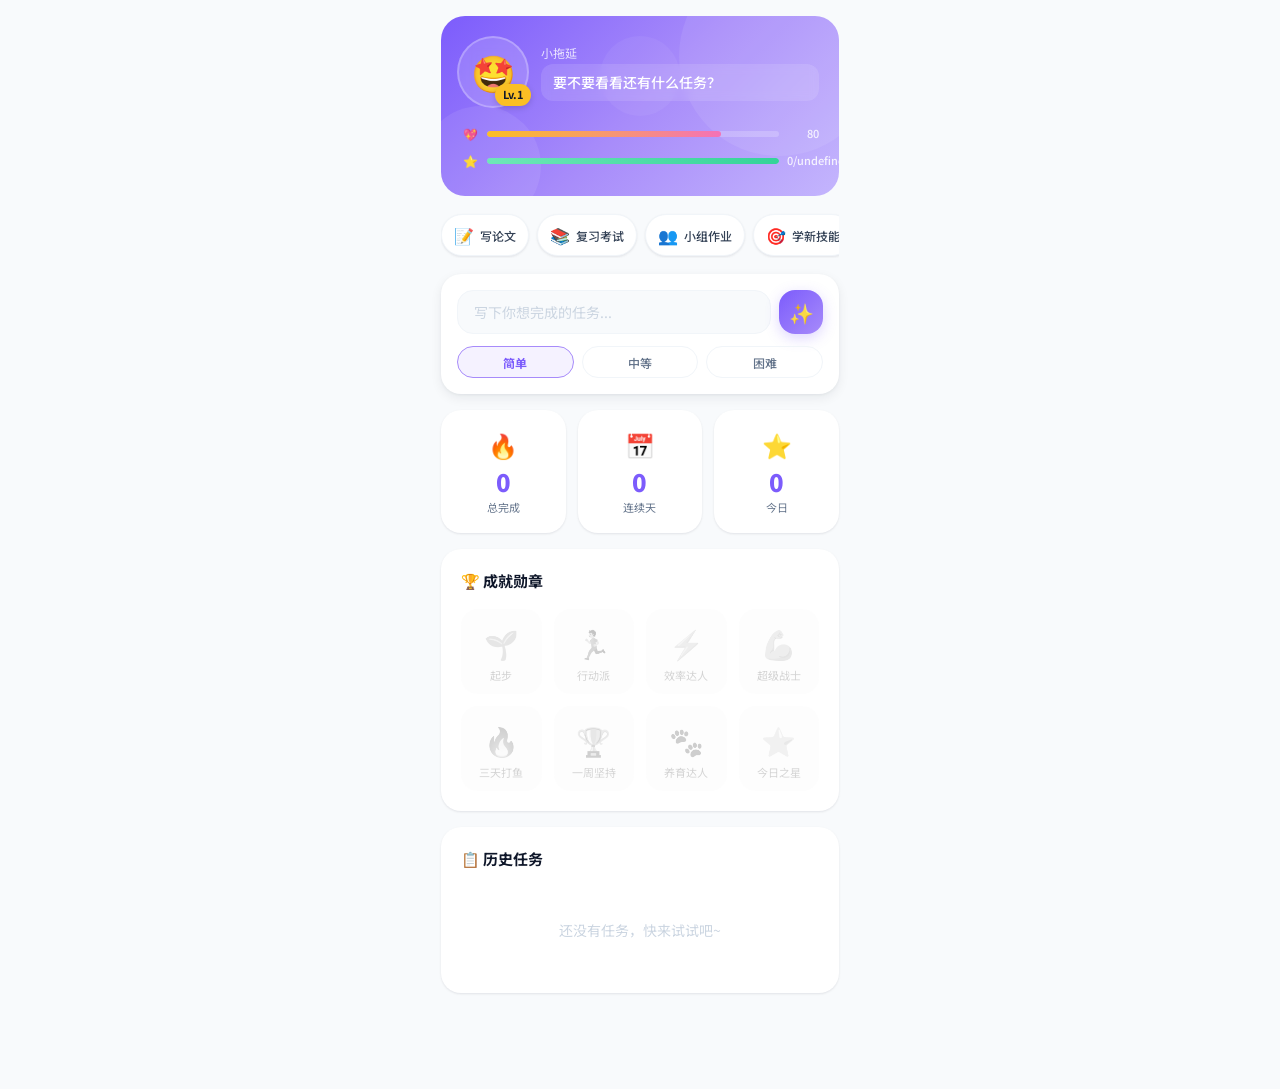
<file: index.html>
<!DOCTYPE html>
<html lang="zh-CN">
<head>
  <meta charset="UTF-8">
  <meta name="viewport" content="width=device-width, initial-scale=1.0, user-scalable=no, viewport-fit=cover">
  <title>和拖延say拜拜</title>
  <meta name="theme-color" content="#7C5CFC">
  <meta name="apple-mobile-web-app-capable" content="yes">
  <meta name="apple-mobile-web-app-status-bar-style" content="black-translucent">
  <link rel="manifest" href="manifest.json">
  <link rel="apple-touch-icon" href="icons/icon-192.png">
  <link rel="preconnect" href="https://fonts.googleapis.com">
  <link href="https://fonts.googleapis.com/css2?family=Noto+Sans+SC:wght@400;500;700;900&display=swap" rel="stylesheet">
  <link rel="stylesheet" href="style.css">
</head>
<body>
  <div id="app">
    <!-- 顶部宠物卡片 -->
    <header class="hero-card" id="heroCard">
      <div class="hero-bg-shapes">
        <div class="shape shape-1"></div>
        <div class="shape shape-2"></div>
        <div class="shape shape-3"></div>
      </div>
      <div class="hero-content">
        <div class="pet-area">
          <div class="pet-avatar" id="petAvatar">
            <div class="pet-ring"></div>
            <div class="pet-emoji" id="petFace">😊</div>
            <div class="pet-badge" id="petLevel">Lv.1</div>
          </div>
          <div class="pet-info">
            <div class="pet-name">小拖延</div>
            <div class="pet-says" id="petSpeech">今天也要加油哦~</div>
          </div>
        </div>
        <div class="pet-bars">
          <div class="bar-row">
            <span class="bar-icon">💖</span>
            <div class="bar-track"><div class="bar-fill bar-mood" id="moodBar"></div></div>
            <span class="bar-num" id="moodValue">80</span>
          </div>
          <div class="bar-row">
            <span class="bar-icon">⭐</span>
            <div class="bar-track"><div class="bar-fill bar-growth" id="growthBar"></div></div>
            <span class="bar-num" id="growthValue">0/100</span>
          </div>
        </div>
      </div>
    </header>

    <!-- 快捷模板 -->
    <section class="templates-strip">
      <div class="strip-scroll" id="templateScroll">
        <button class="tpl-chip" data-template="论文"><span class="tpl-icon">📝</span>写论文</button>
        <button class="tpl-chip" data-template="复习"><span class="tpl-icon">📚</span>复习考试</button>
        <button class="tpl-chip" data-template="小组"><span class="tpl-icon">👥</span>小组作业</button>
        <button class="tpl-chip" data-template="技能"><span class="tpl-icon">🎯</span>学新技能</button>
        <button class="tpl-chip" data-template="整理"><span class="tpl-icon">🧹</span>整理收拾</button>
      </div>
    </section>

    <!-- 任务输入 -->
    <section class="input-card">
      <div class="input-row">
        <input type="text" id="taskInput" placeholder="写下你想完成的任务..." autocomplete="off" />
        <button class="btn-go" id="btnDecompose">
          <span class="btn-go-icon">✨</span>
        </button>
      </div>
      <div class="difficulty-pills" id="diffPills">
        <button class="pill active" data-diff="easy">简单</button>
        <button class="pill" data-diff="medium">中等</button>
        <button class="pill" data-diff="hard">困难</button>
      </div>
    </section>

    <!-- 当前任务 -->
    <section class="task-card" id="taskSection" style="display:none">
      <div class="task-top">
        <div class="task-title-row">
          <span class="task-emoji">🎯</span>
          <h2 id="currentTaskTitle"></h2>
        </div>
        <div class="progress-pill">
          <div class="progress-ring-mini">
            <svg viewBox="0 0 36 36">
              <circle class="ring-bg" cx="18" cy="18" r="15.9"/>
              <circle class="ring-fill" id="progressRing" cx="18" cy="18" r="15.9"/>
            </svg>
            <span class="ring-text" id="progressPct">0%</span>
          </div>
        </div>
      </div>
      <div class="steps-list" id="stepsList"></div>
      <div class="task-bottom">
        <div class="task-actions-left">
          <button class="btn-ghost" id="btnEditSteps"><span>✏️</span>编辑</button>
          <button class="btn-ghost" id="btnRedo"><span>🔄</span>重来</button>
        </div>
        <button class="btn-start" id="btnStart5min">
          <span class="pulse-dot"></span>
          先做5分钟
        </button>
      </div>
    </section>

    <!-- 统计条 -->
    <section class="stats-strip">
      <div class="stat-card">
        <div class="stat-icon">🔥</div>
        <div class="stat-num" id="statTotal">0</div>
        <div class="stat-label">总完成</div>
      </div>
      <div class="stat-card">
        <div class="stat-icon">📅</div>
        <div class="stat-num" id="statStreak">0</div>
        <div class="stat-label">连续天</div>
      </div>
      <div class="stat-card">
        <div class="stat-icon">⭐</div>
        <div class="stat-num" id="statToday">0</div>
        <div class="stat-label">今日</div>
      </div>
    </section>

    <!-- 成就勋章 -->
    <section class="badges-card">
      <h3 class="section-title">🏆 成就勋章</h3>
      <div class="badges-grid" id="badgesGrid"></div>
    </section>

    <!-- 历史任务 -->
    <section class="history-card">
      <h3 class="section-title">📋 历史任务</h3>
      <div id="historyList">
        <div class="empty-hint">还没有任务，快来试试吧~</div>
      </div>
    </section>

    <!-- 底部留白 -->
    <div class="bottom-spacer"></div>

    <!-- ===== 弹窗：5分钟倒计时 ===== -->
    <div class="overlay" id="timerModal">
      <div class="sheet timer-sheet">
        <div class="timer-visual">
          <svg class="timer-svg" viewBox="0 0 200 200">
            <circle class="timer-track" cx="100" cy="100" r="90"/>
            <circle class="timer-bar" id="timerCircle" cx="100" cy="100" r="90"/>
          </svg>
          <div class="timer-center">
            <div class="timer-digits" id="timerText">5:00</div>
            <div class="timer-sub" id="timerHint">专注中...</div>
          </div>
        </div>
        <div class="timer-quote" id="timerQuote">"先做5分钟，你就赢了"</div>
        <div class="sheet-actions">
          <button class="btn-cancel" id="btnTimerCancel">放弃</button>
          <button class="btn-confirm" id="btnTimerContinue" style="display:none">继续专注 💪</button>
        </div>
      </div>
    </div>

    <!-- ===== 弹窗：庆祝 ===== -->
    <div class="overlay" id="celebrateModal">
      <div class="sheet celebrate-sheet">
        <div class="confetti" id="confetti"></div>
        <div class="celebrate-big" id="celebrateIcon">🎉</div>
        <h2 id="celebrateTitle">太棒了！</h2>
        <p id="celebrateMsg"></p>
        <div class="rewards-row" id="celebrateRewards"></div>
        <button class="btn-confirm" id="btnCelebrateClose">好的！</button>
      </div>
    </div>

    <!-- ===== 弹窗：编辑步骤 ===== -->
    <div class="overlay" id="editModal">
      <div class="sheet edit-sheet">
        <h3>编辑步骤</h3>
        <div id="editSteps" class="edit-steps-list"></div>
        <button class="btn-add-step" id="btnAddStep">+ 添加步骤</button>
        <div class="sheet-actions">
          <button class="btn-cancel" id="btnEditCancel">取消</button>
          <button class="btn-confirm" id="btnEditSave">保存</button>
        </div>
      </div>
    </div>
  </div>

  <script src="mock-ai.js"></script>
  <script src="pet.js"></script>
  <script src="app.js"></script>
  <script>
    if ('serviceWorker' in navigator) {
      navigator.serviceWorker.register('sw.js').catch(()=>{});
    }
  </script>
</body>
</html>
</file>
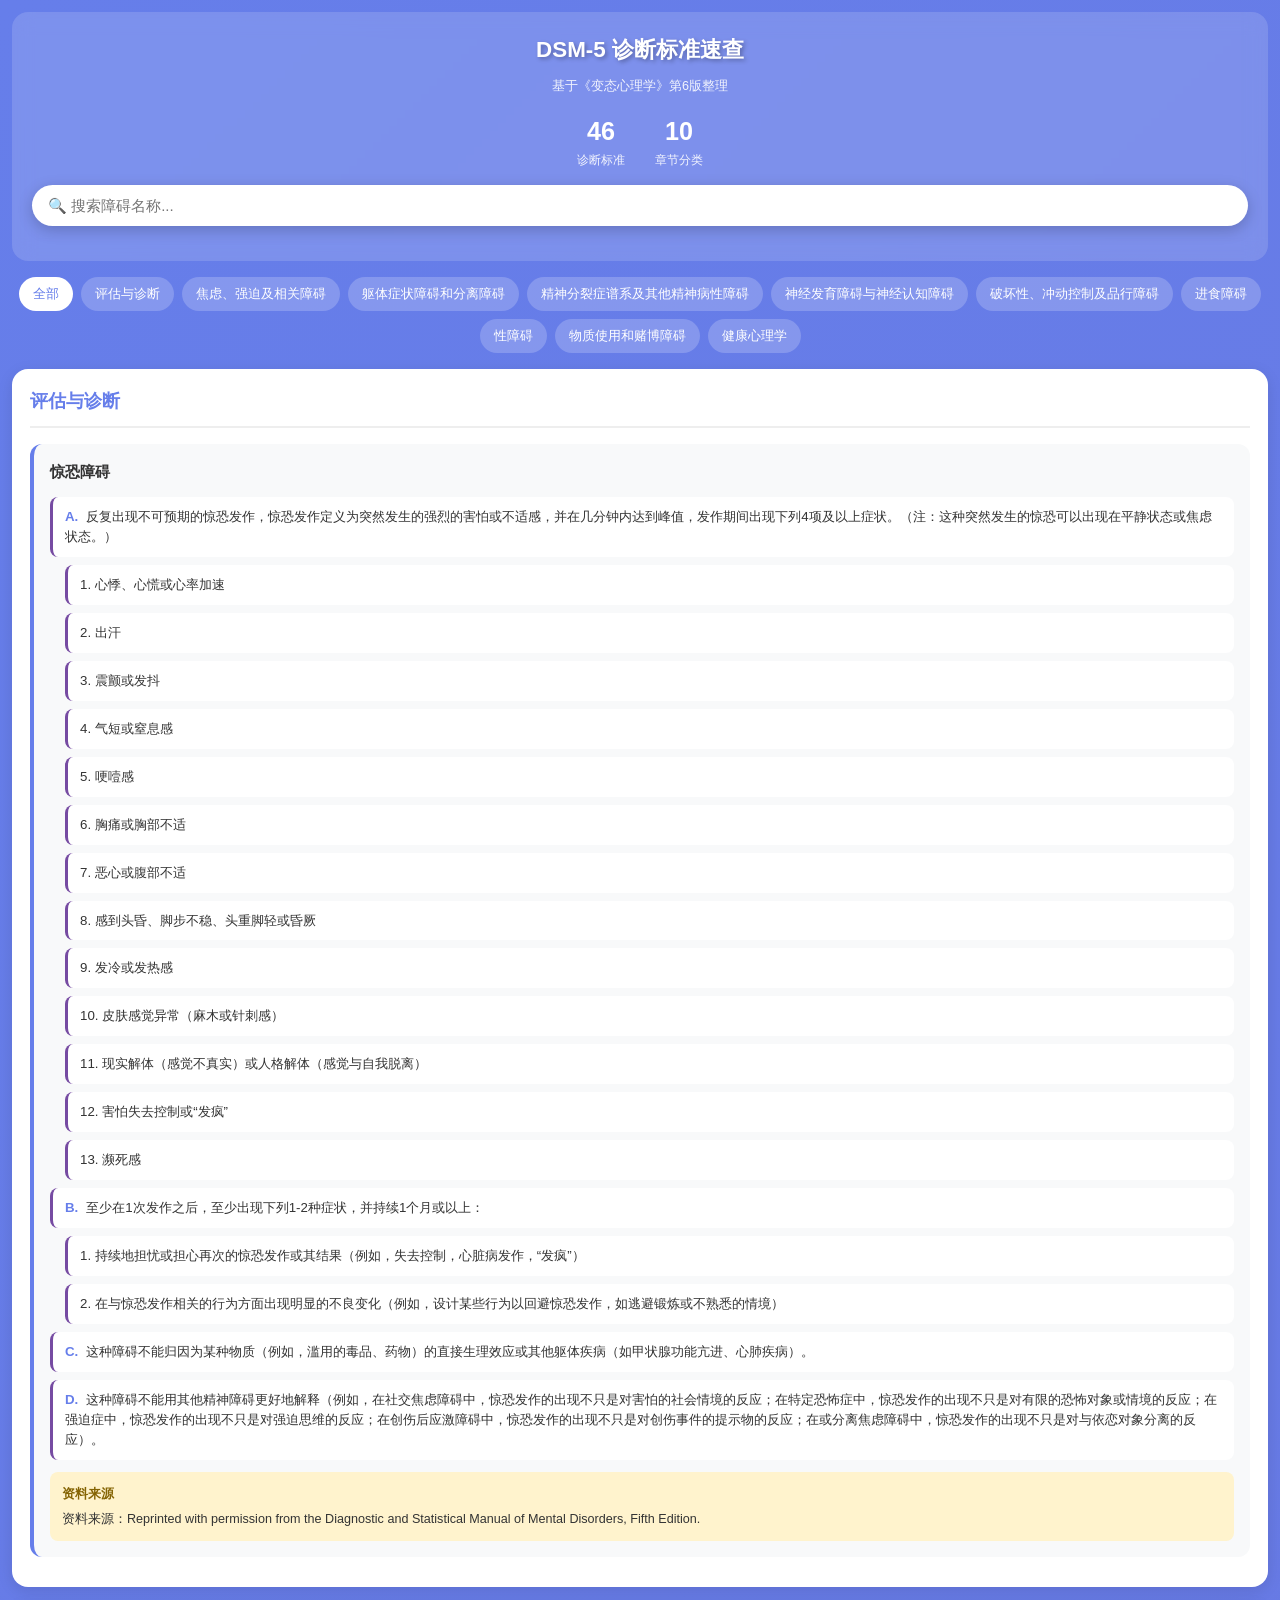
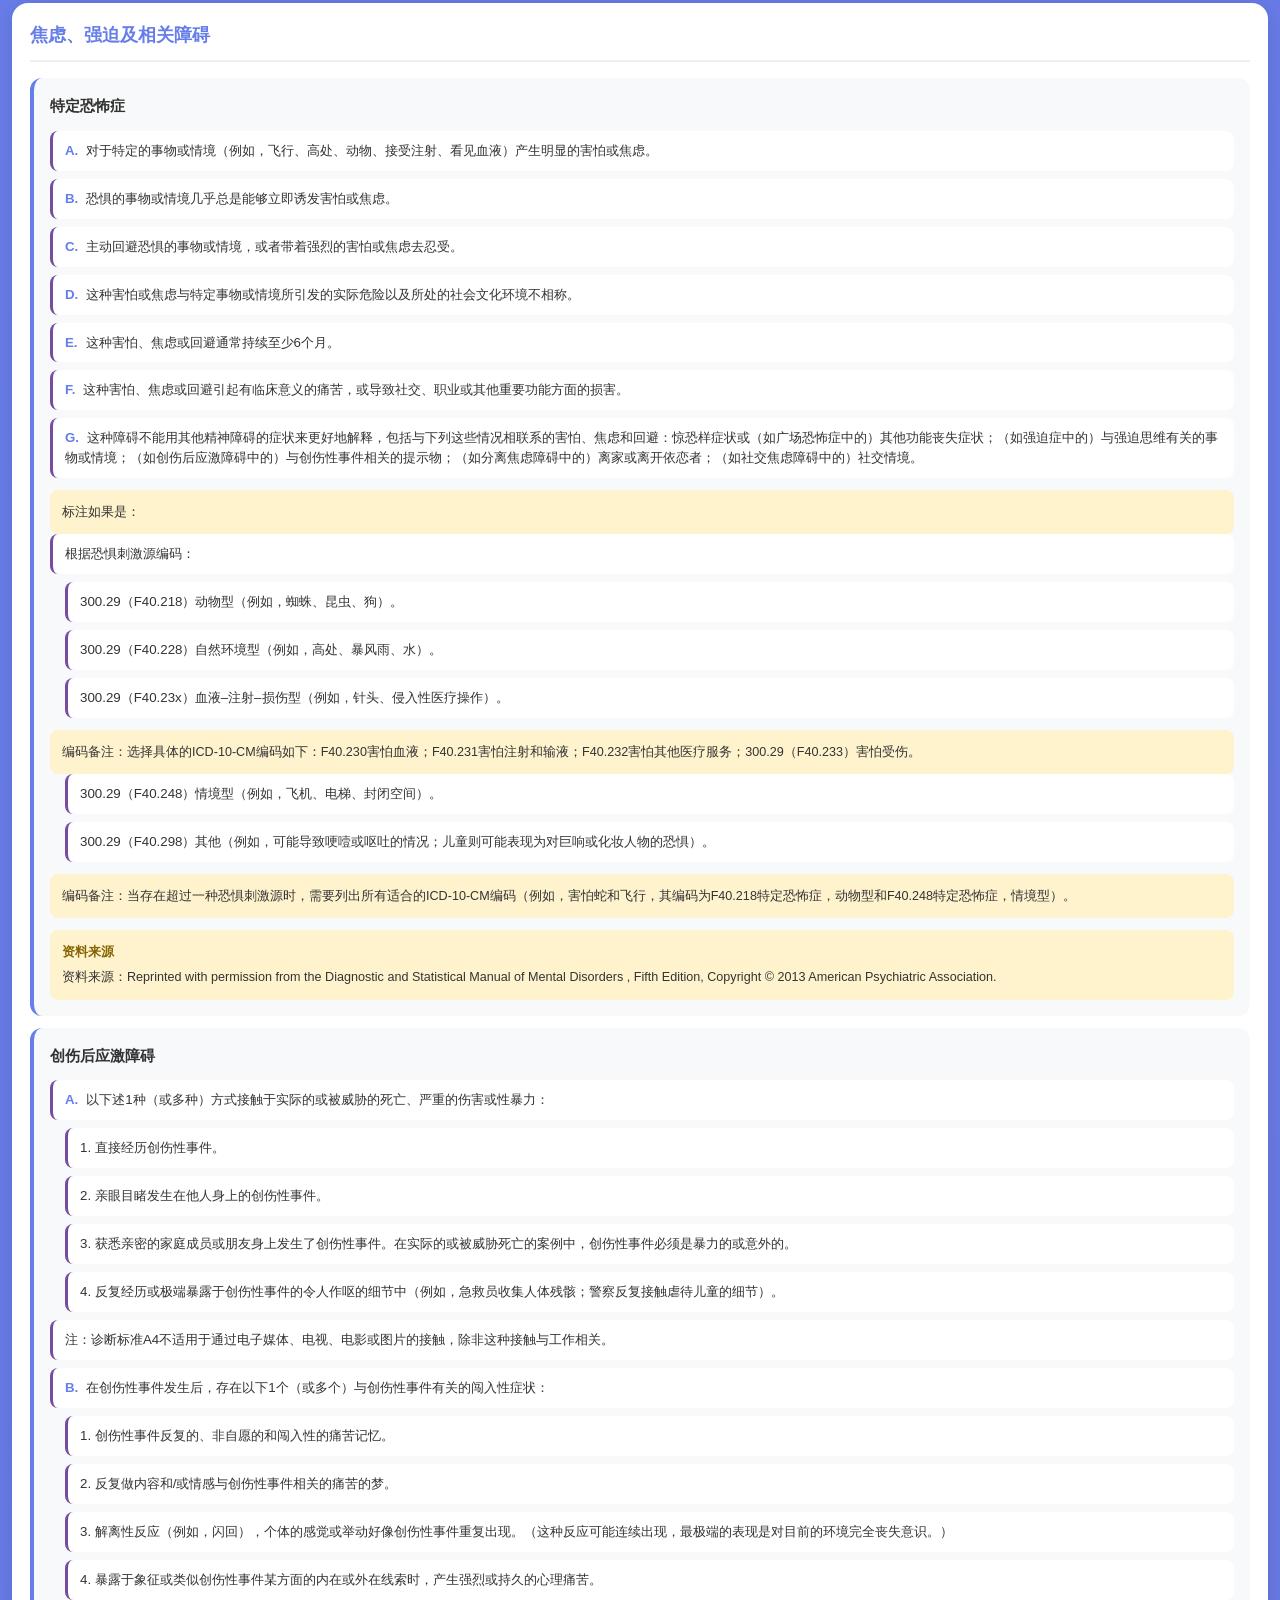
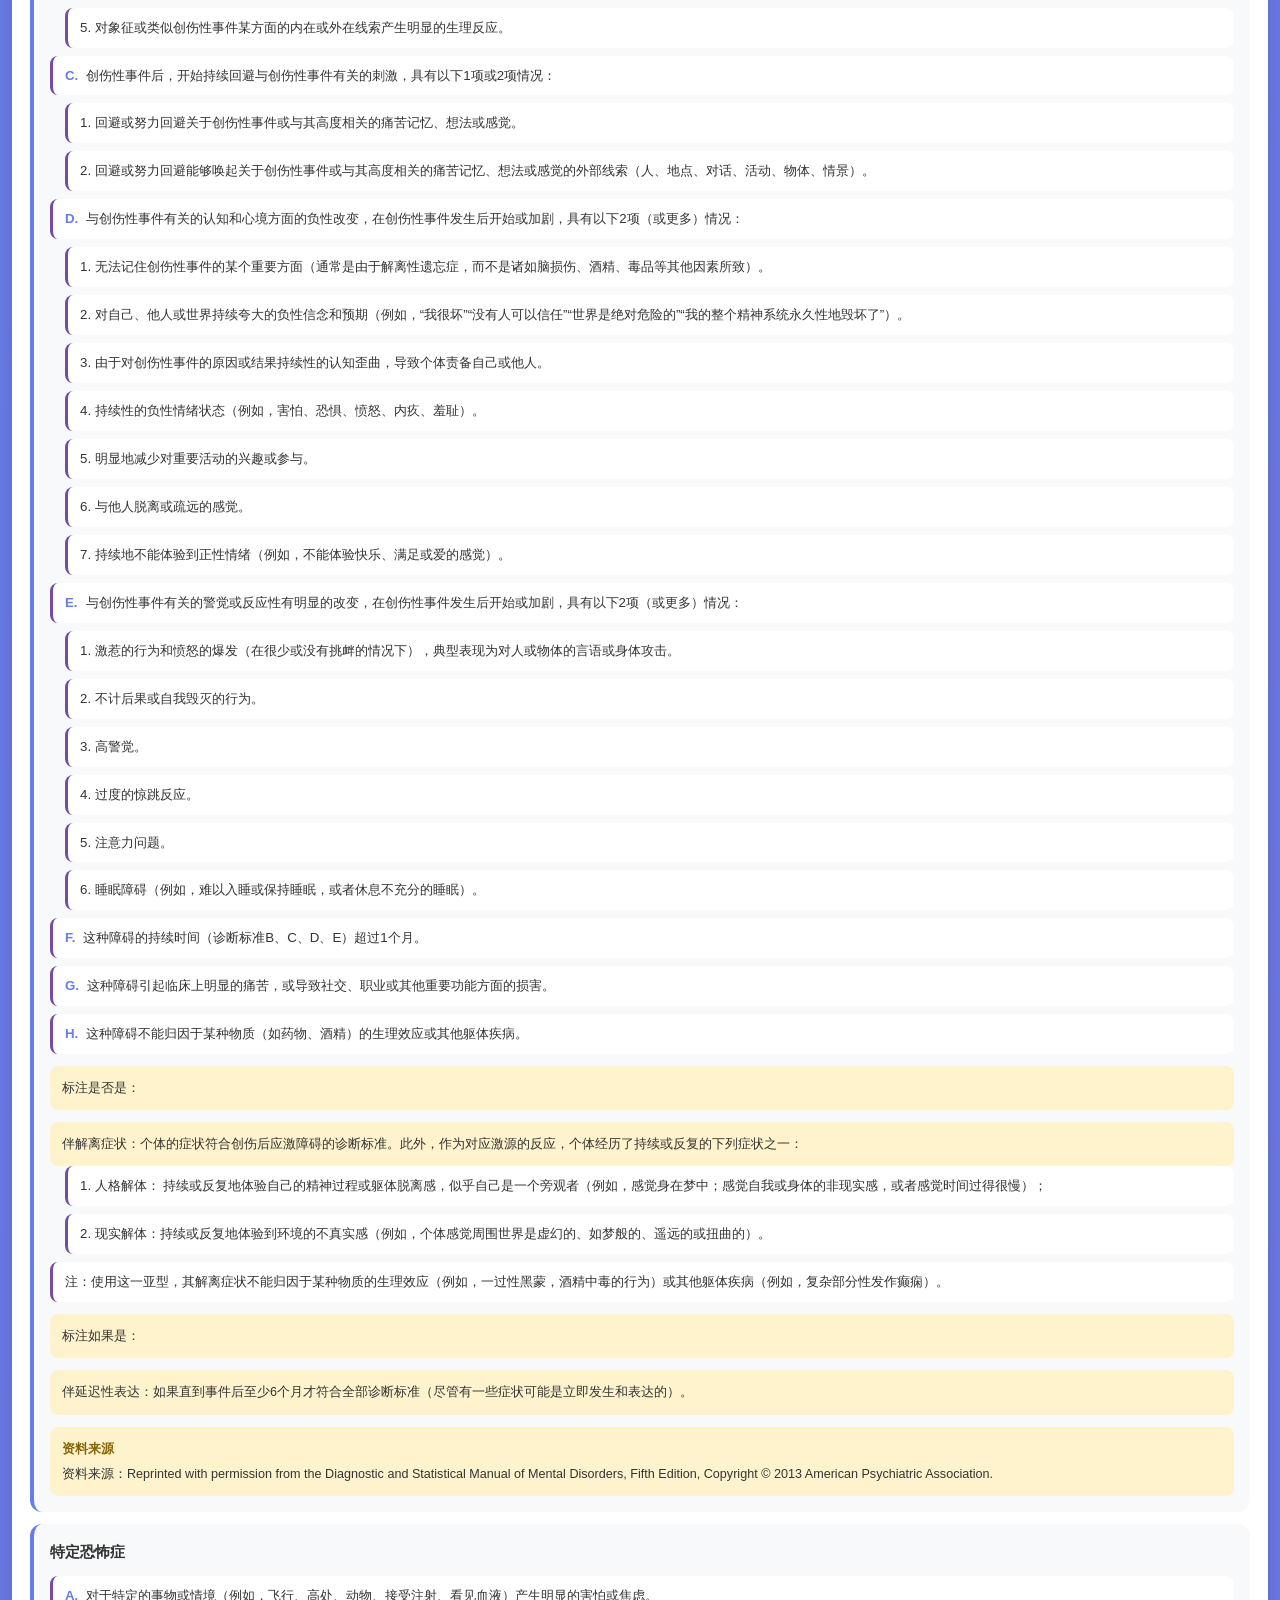
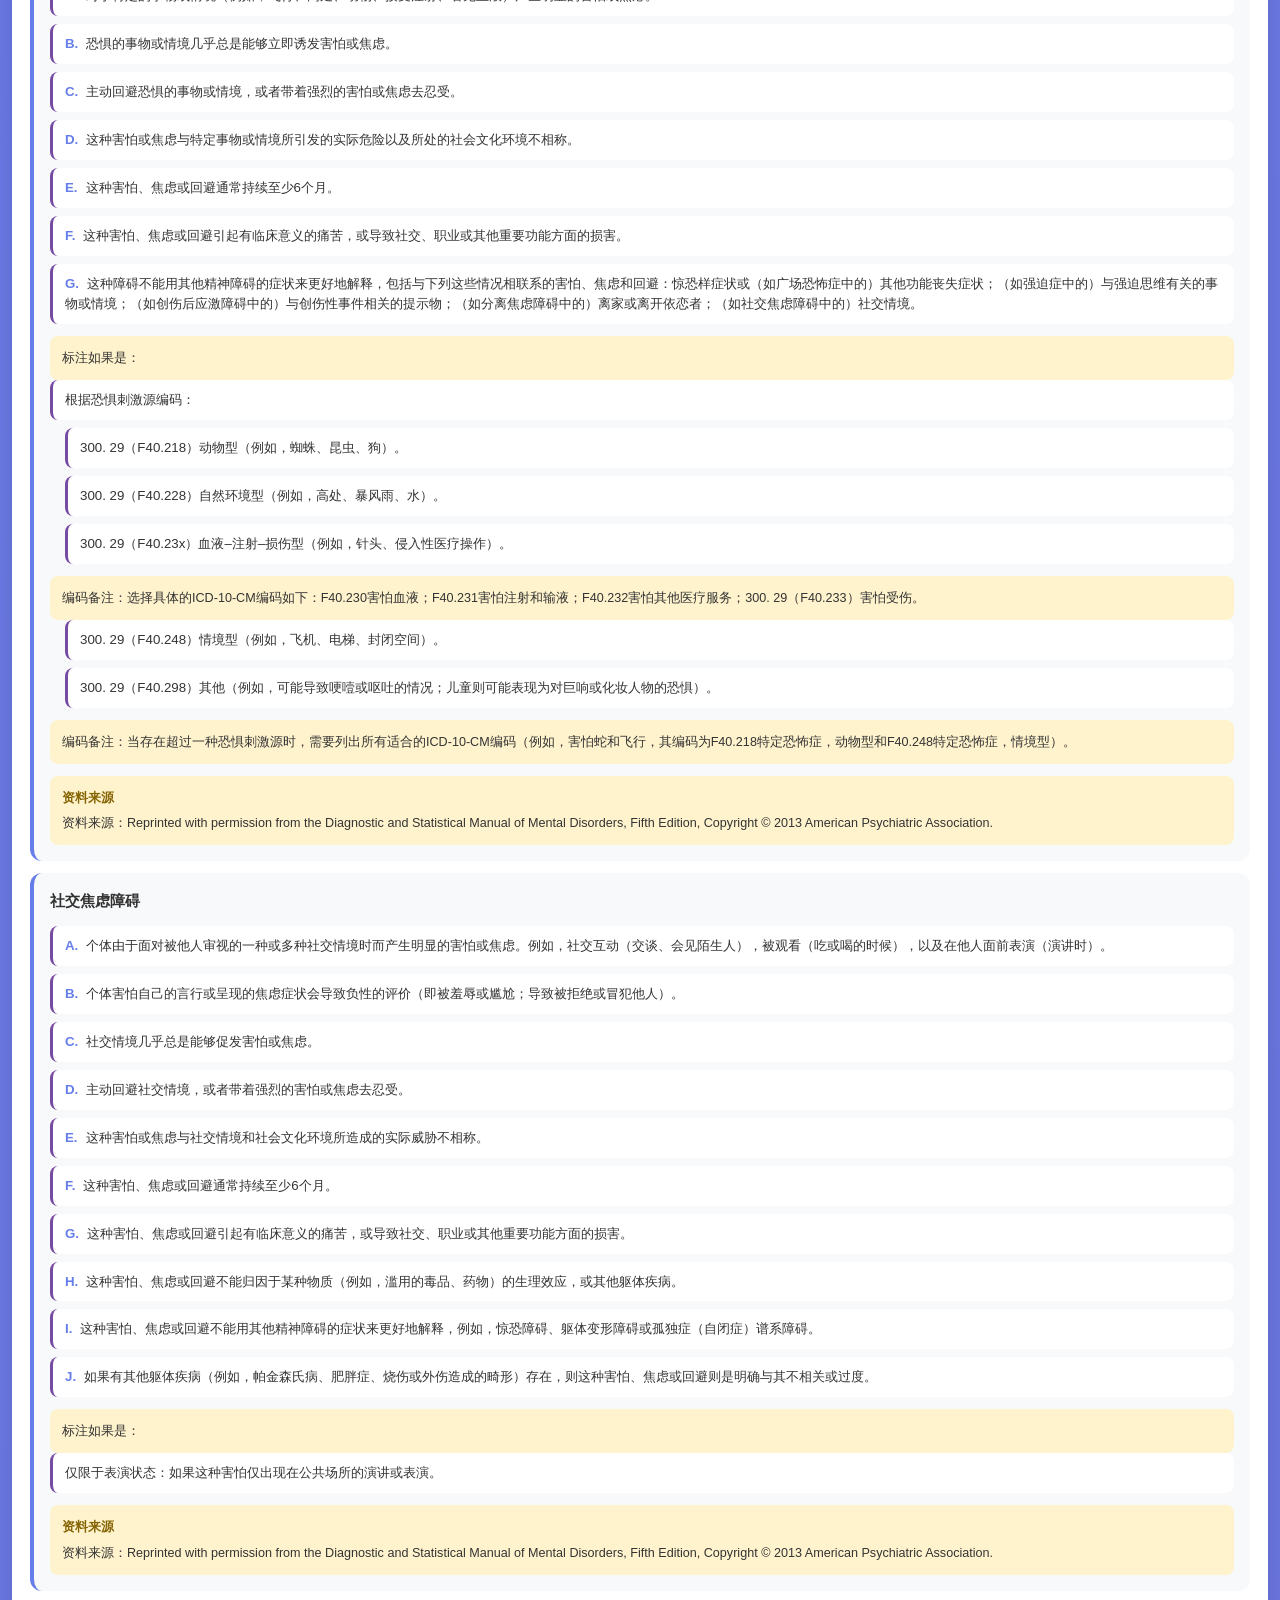
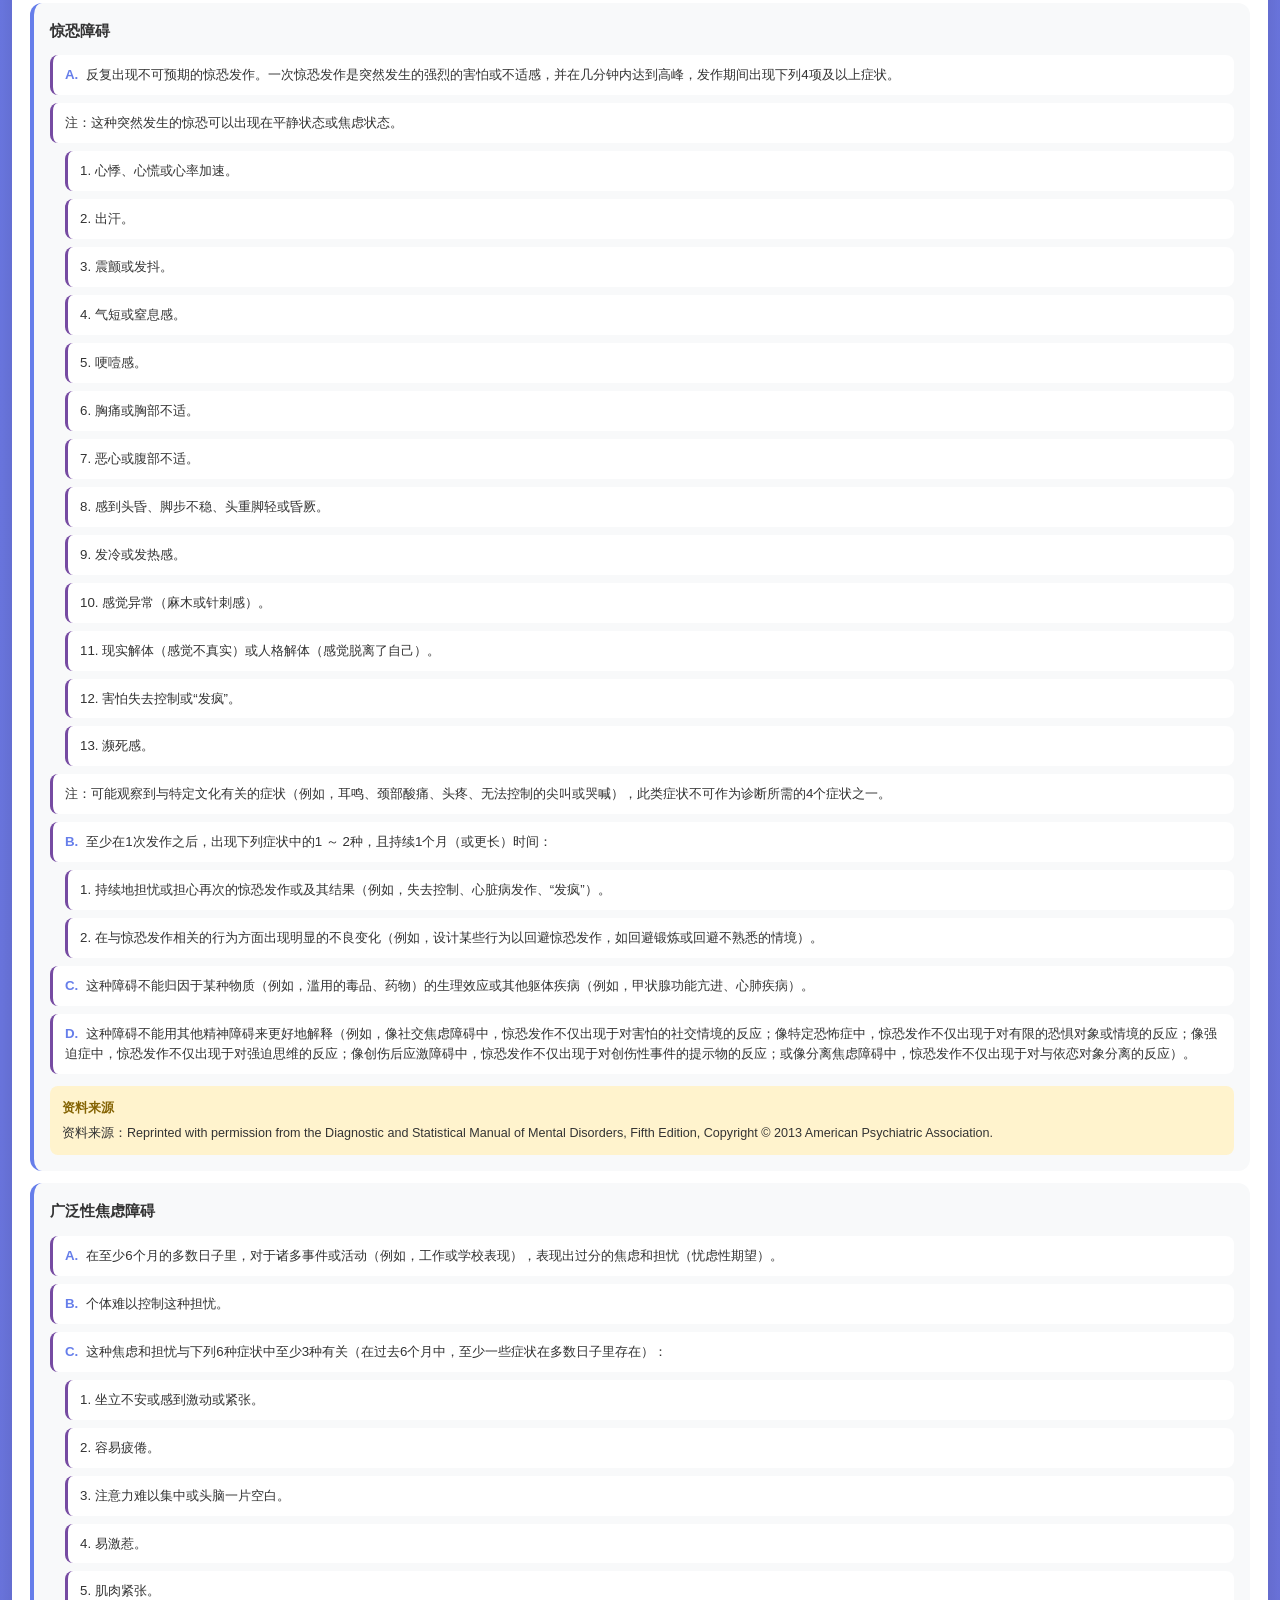
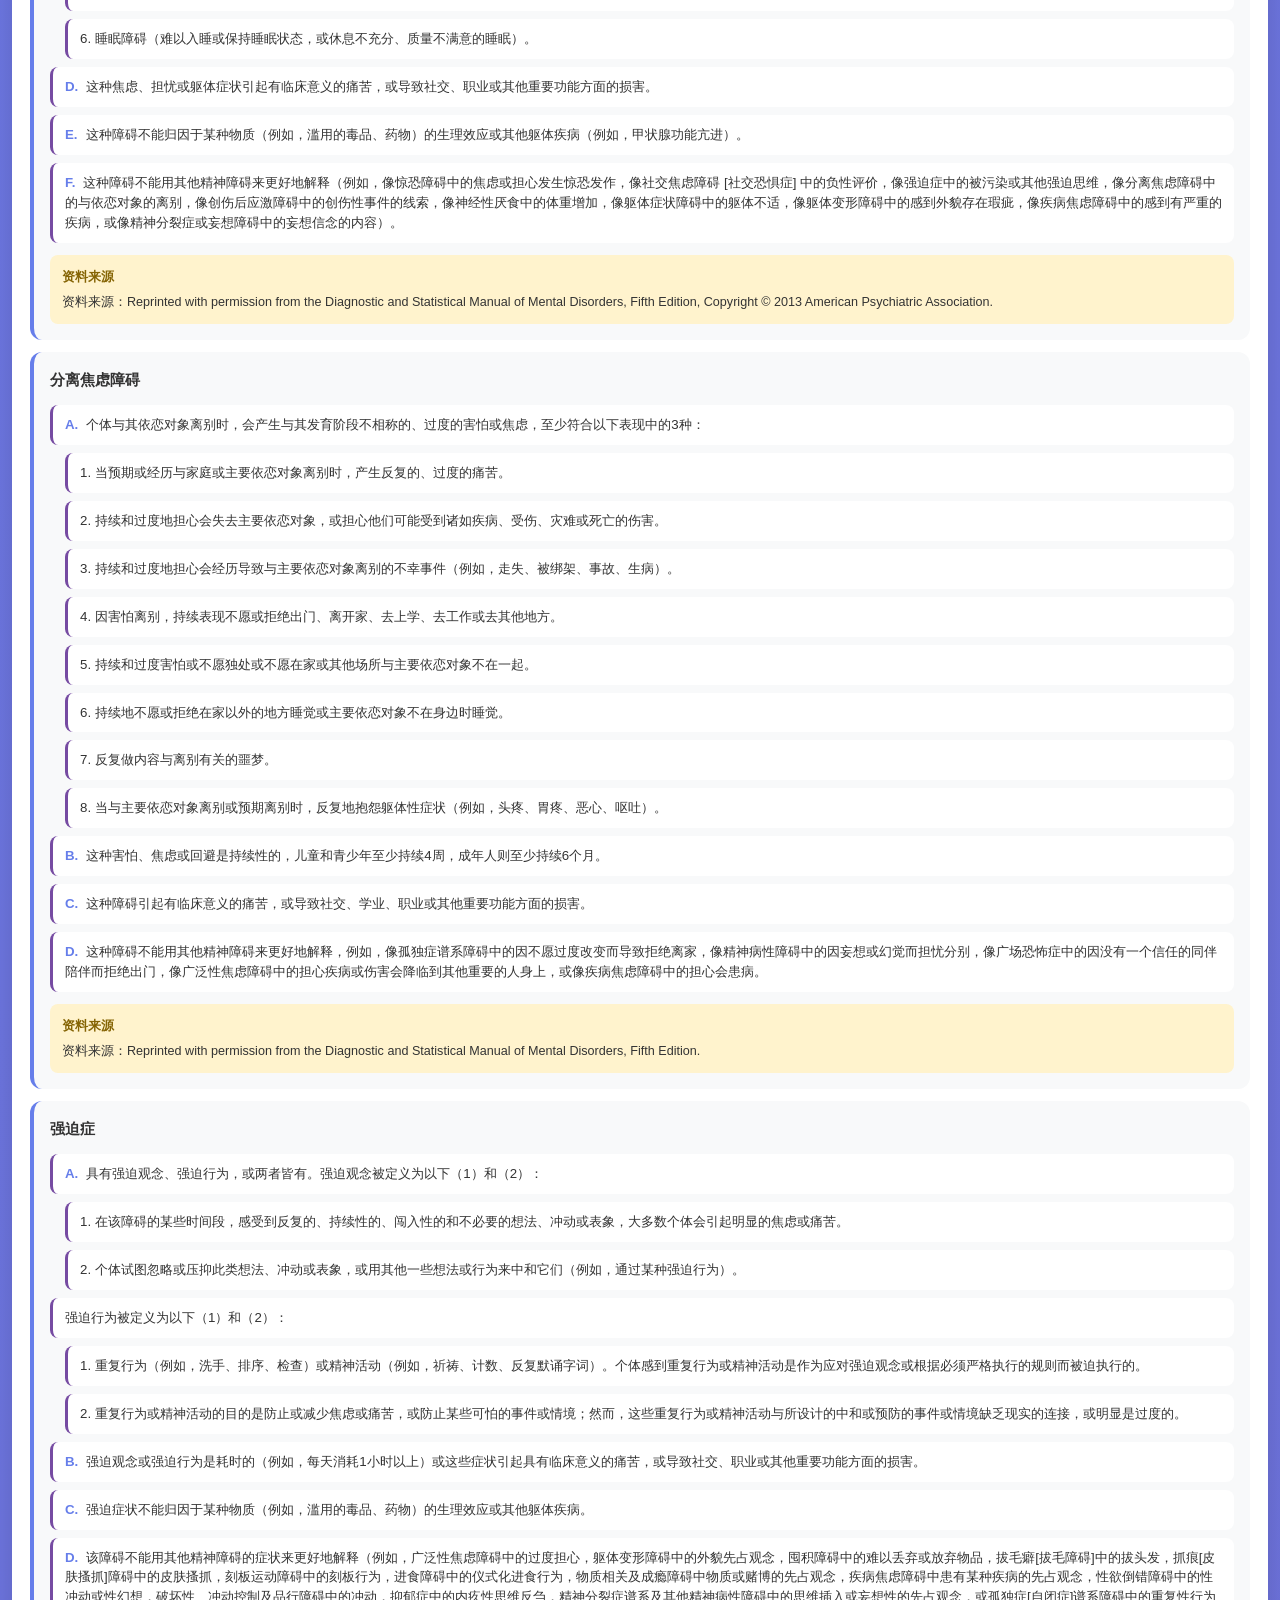
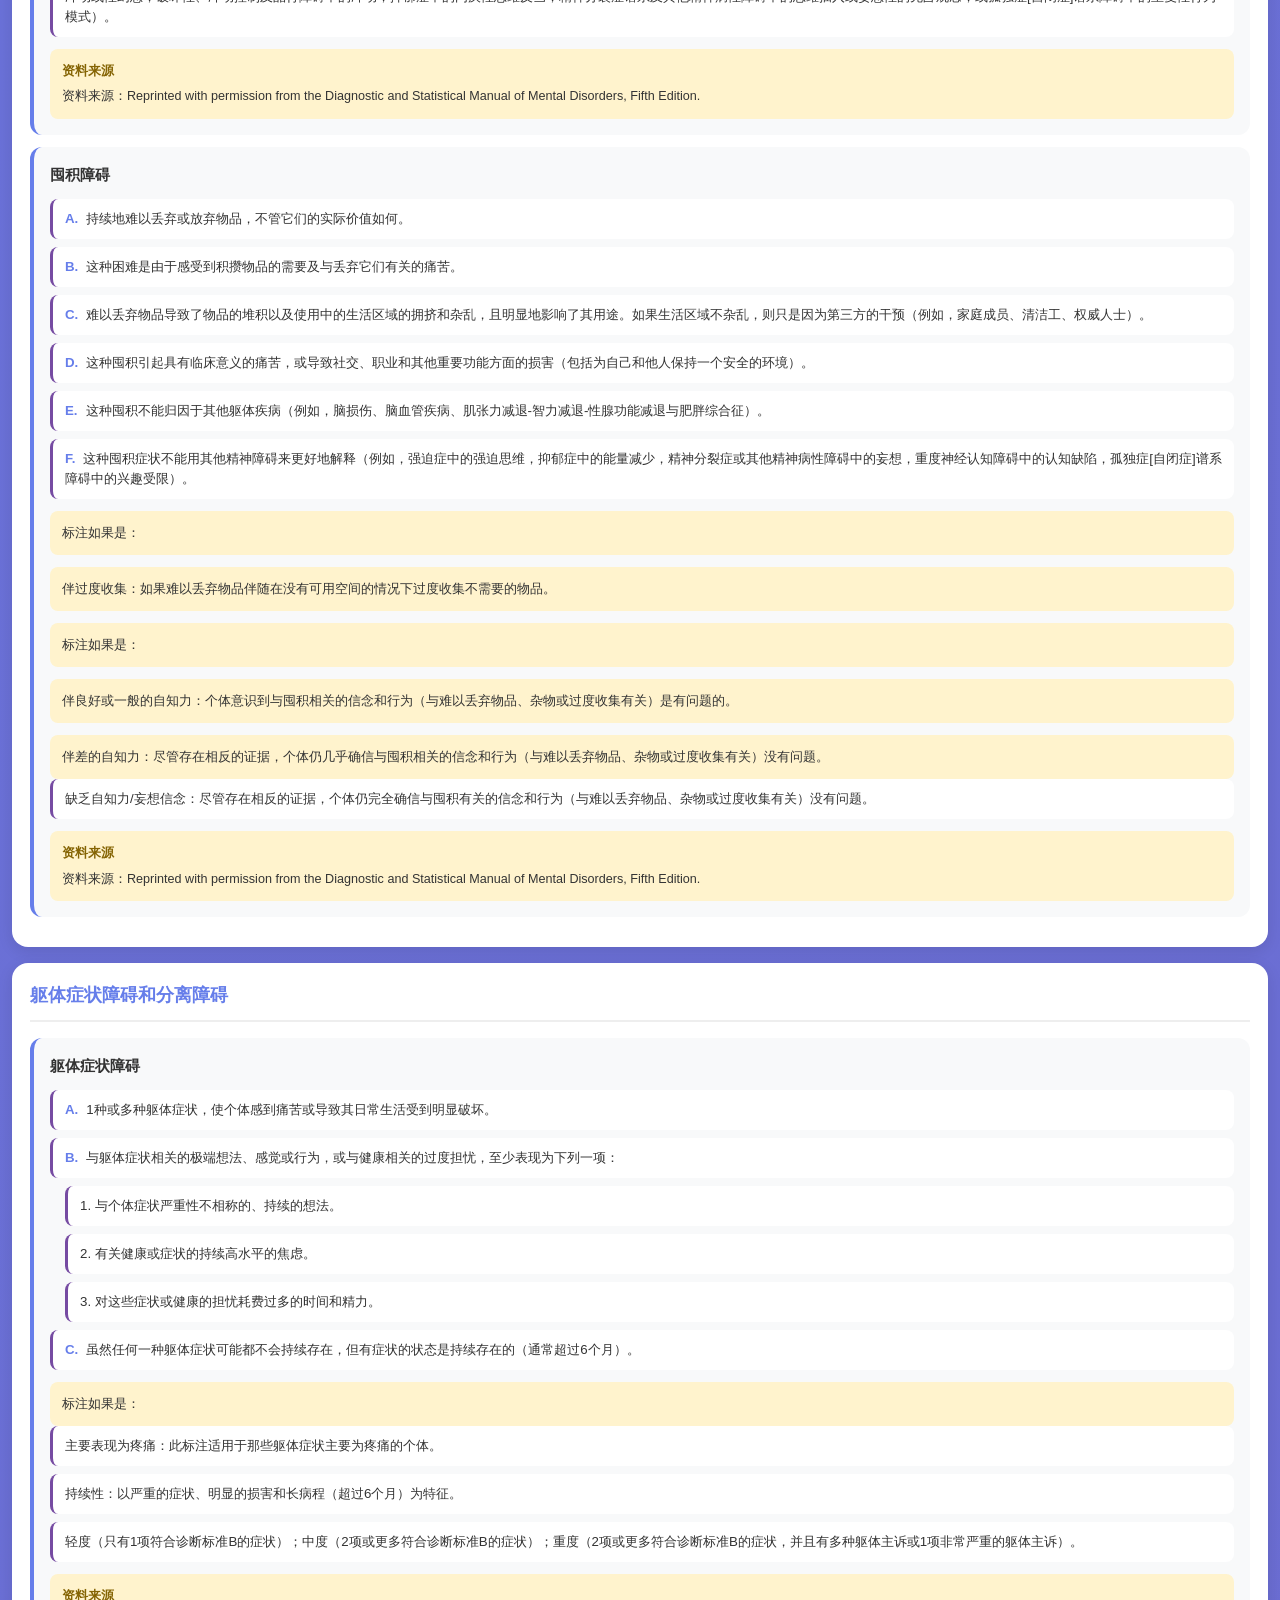
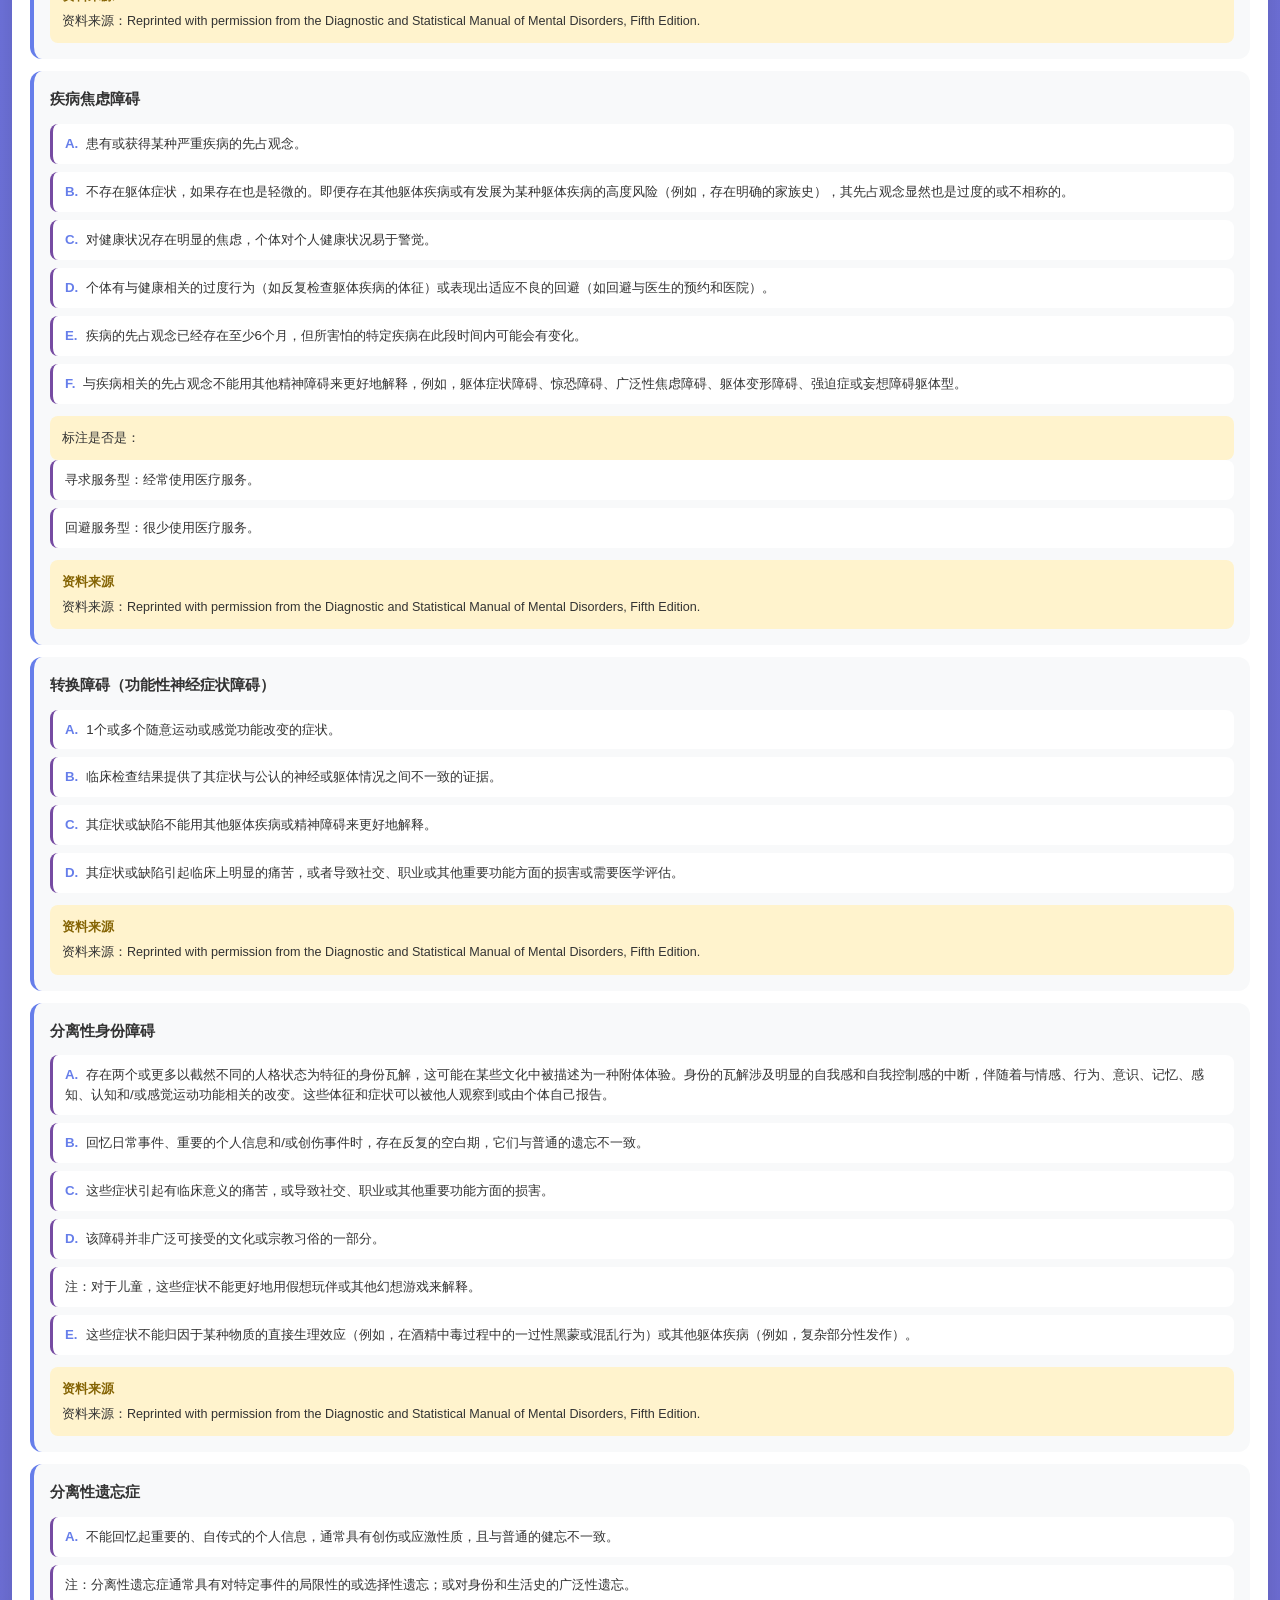
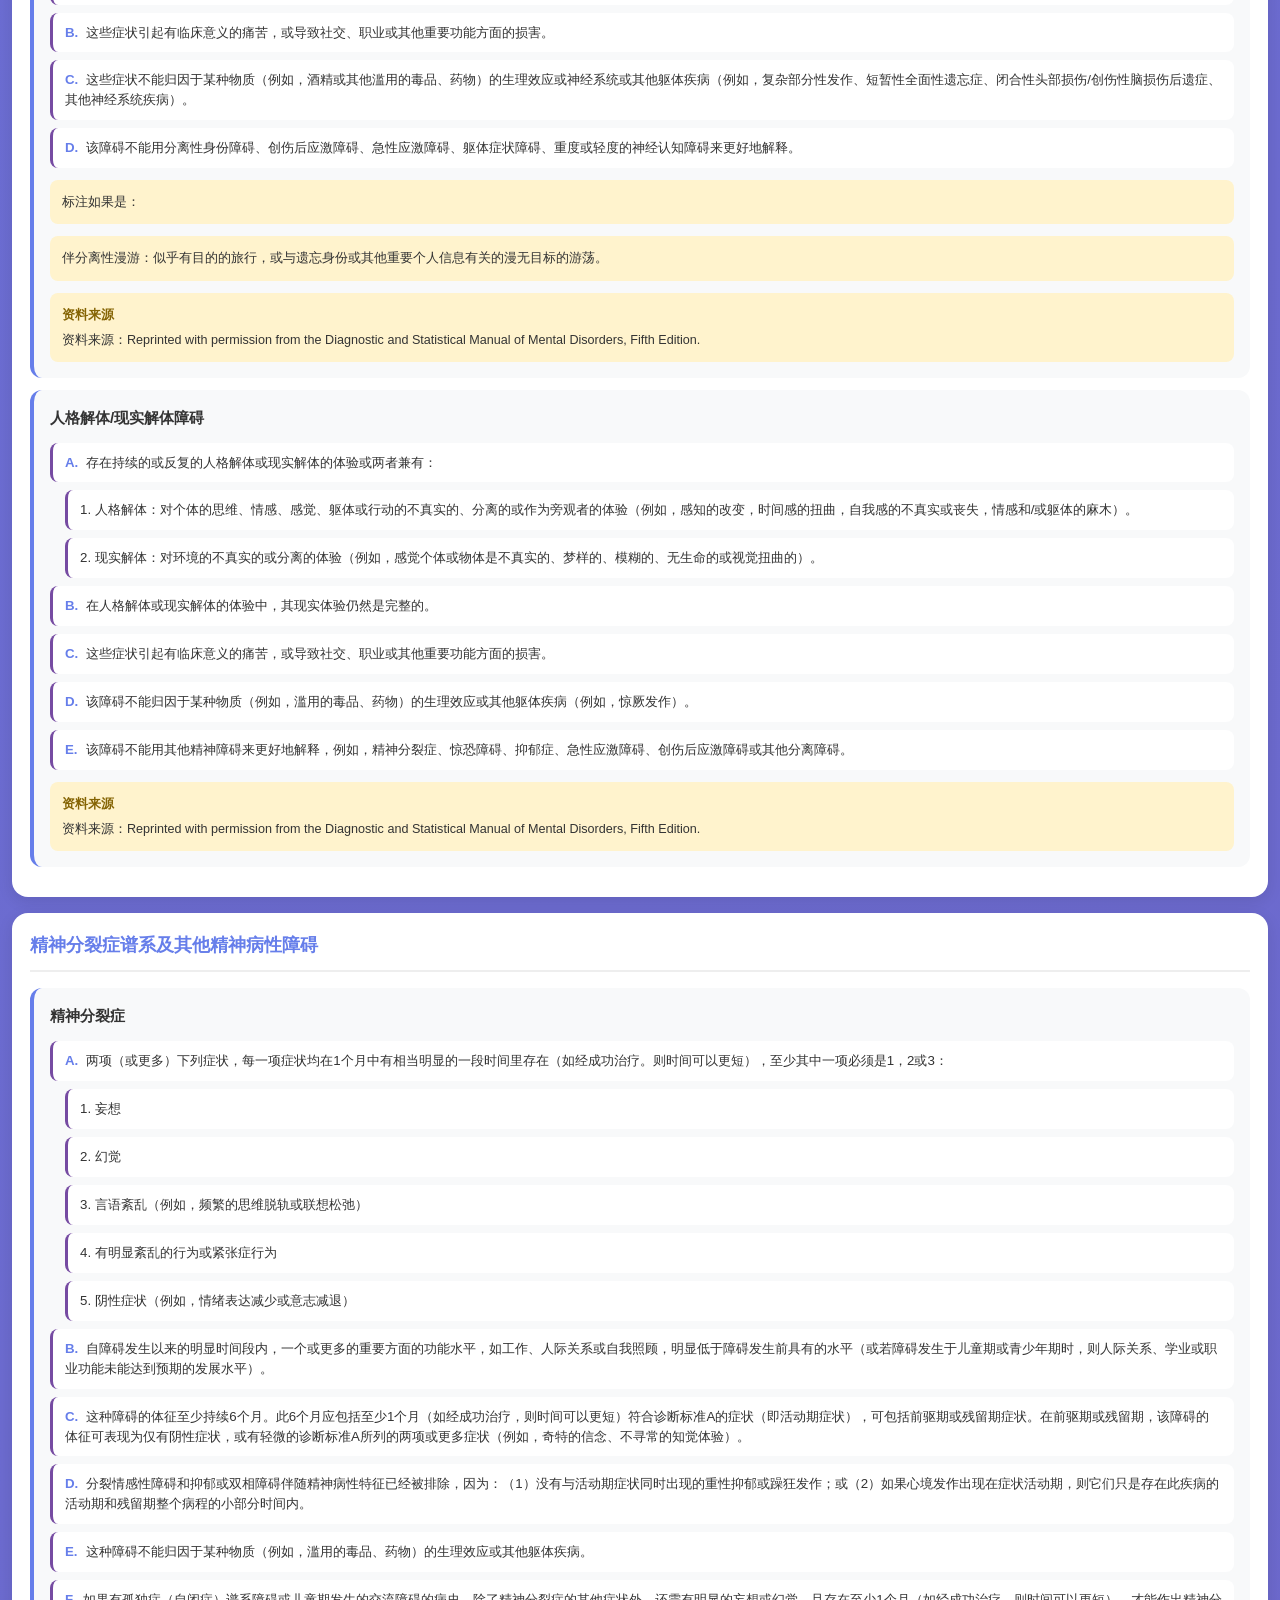
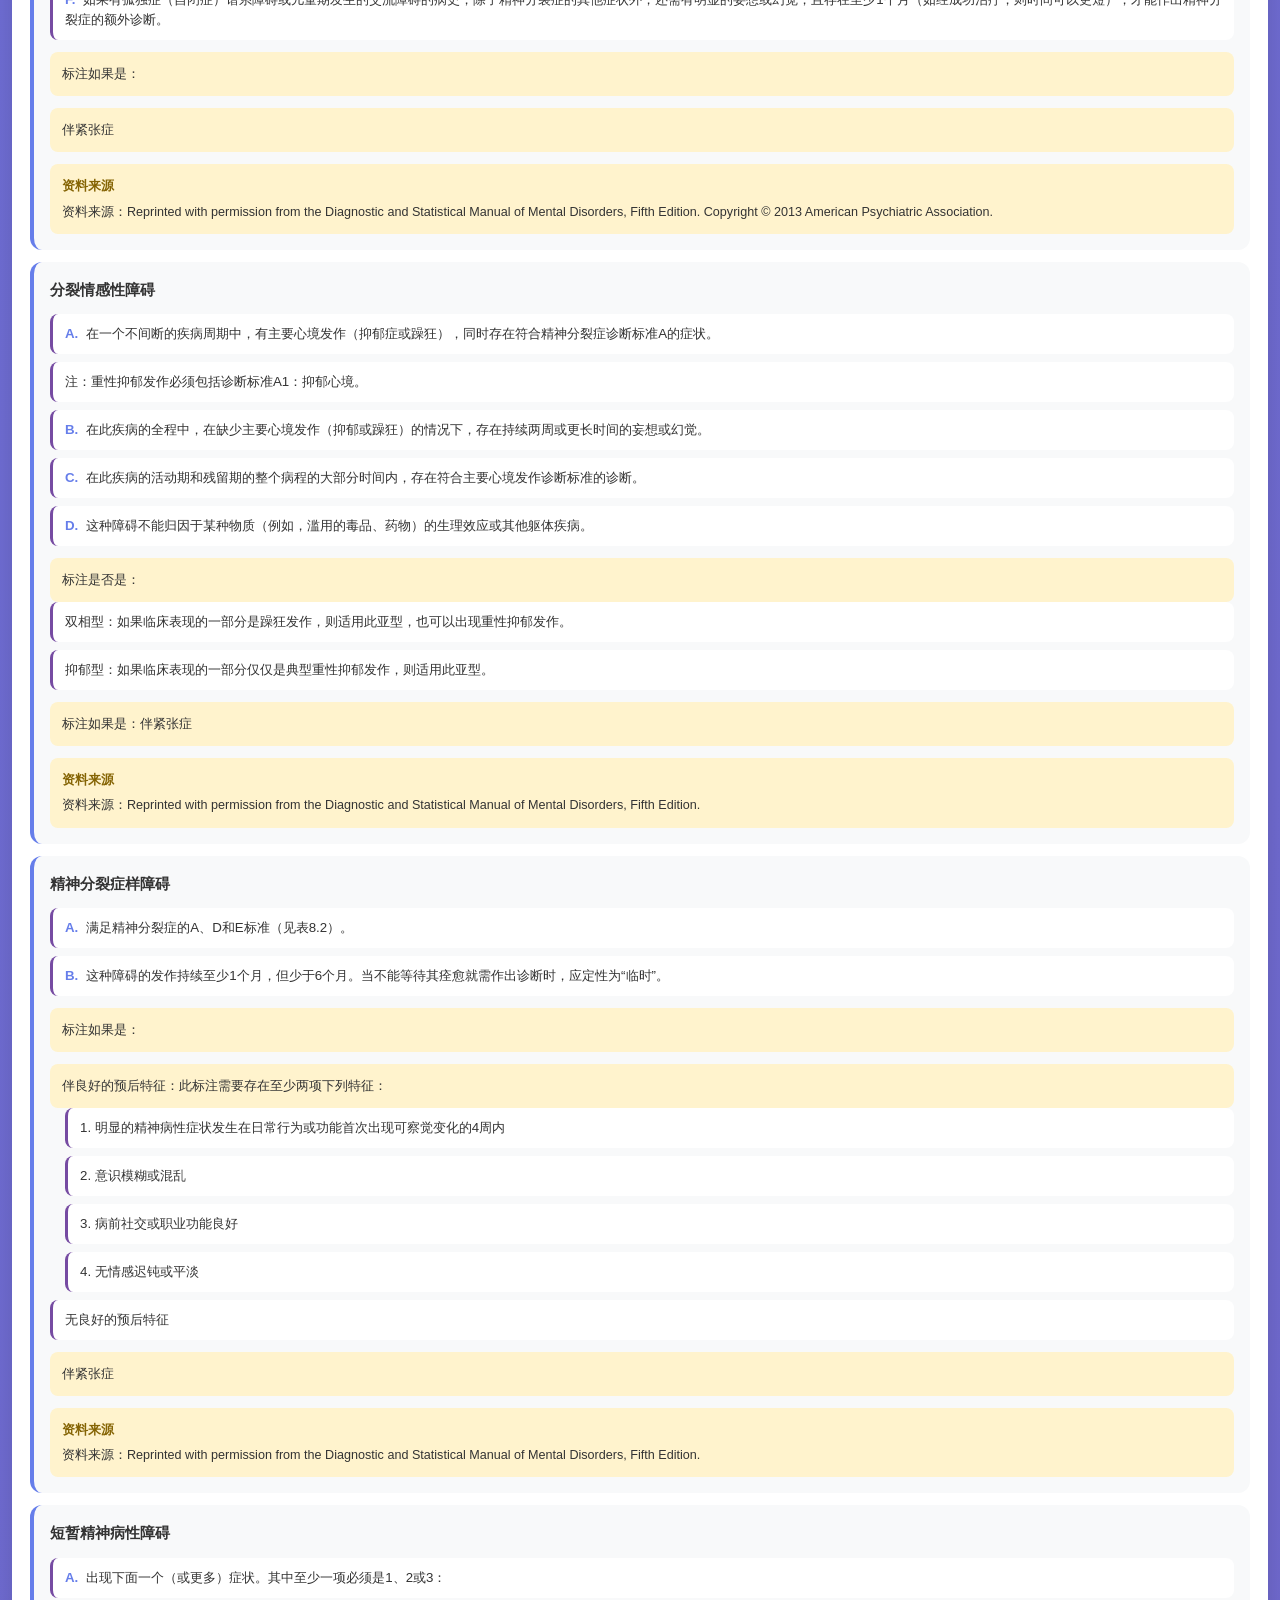
<file: dsm5/index.html>
<!DOCTYPE html>
<html lang="zh-CN">
<head>
    <meta charset="UTF-8">
    <meta name="viewport" content="width=device-width, initial-scale=1.0, user-scalable=no, viewport-fit=cover">
    <meta name="apple-mobile-web-app-capable" content="yes">
    <meta name="apple-mobile-web-app-status-bar-style" content="black-translucent">
    <title>DSM-5 诊断标准速查手册</title>
    <style>
        * { margin: 0; padding: 0; box-sizing: border-box; }
        html { 
            font-size: 14px; 
            -webkit-text-size-adjust: 100%;
        }
        body {
            font-family: -apple-system, BlinkMacSystemFont, "PingFang SC", "Hiragino Sans GB", "Microsoft YaHei", sans-serif;
            line-height: 1.6;
            color: #333;
            background: linear-gradient(135deg, #667eea 0%, #764ba2 100%);
            min-height: 100vh;
            min-height: -webkit-fill-available;
            padding: 12px;
            padding-bottom: calc(12px + env(safe-area-inset-bottom, 0px));
        }
        .container { 
            max-width: 100%; 
            margin: 0 auto; 
        }
        header {
            text-align: center;
            color: white;
            margin-bottom: 16px;
            padding: 20px 15px;
            background: rgba(255,255,255,0.15);
            border-radius: 16px;
            backdrop-filter: blur(10px);
            -webkit-backdrop-filter: blur(10px);
        }
        h1 { 
            font-size: 1.6em; 
            margin-bottom: 8px; 
            text-shadow: 2px 2px 4px rgba(0,0,0,0.3);
            font-weight: 700;
        }
        .subtitle { 
            font-size: 0.9em; 
            opacity: 0.9; 
        }
        .search-box { 
            margin: 15px auto; 
            max-width: 100%; 
            padding: 0 5px;
        }
        .search-box input {
            width: 100%;
            padding: 12px 16px;
            font-size: 15px;
            border: none;
            border-radius: 50px;
            outline: none;
            box-shadow: 0 4px 15px rgba(0,0,0,0.2);
            -webkit-appearance: none;
        }
        .search-box input:focus {
            box-shadow: 0 4px 20px rgba(0,0,0,0.3);
        }
        .nav-tabs { 
            display: flex; 
            flex-wrap: wrap; 
            justify-content: center; 
            gap: 8px; 
            margin-bottom: 16px; 
            padding: 0 5px;
        }
        .nav-tab {
            padding: 8px 14px;
            background: rgba(255,255,255,0.2);
            color: white;
            border: none;
            border-radius: 20px;
            cursor: pointer;
            font-size: 13px;
            transition: all 0.3s;
            -webkit-tap-highlight-color: transparent;
        }
        .nav-tab:hover, .nav-tab.active { 
            background: white; 
            color: #667eea; 
        }
        .chapter-section {
            background: white;
            border-radius: 16px;
            padding: 18px;
            margin-bottom: 16px;
            box-shadow: 0 4px 15px rgba(0,0,0,0.1);
        }
        .chapter-title {
            font-size: 1.3em;
            color: #667eea;
            margin-bottom: 16px;
            padding-bottom: 10px;
            border-bottom: 2px solid #eee;
            font-weight: 600;
        }
        .disorder-card {
            background: #f8f9fa;
            border-radius: 12px;
            padding: 16px;
            margin-bottom: 12px;
            border-left: 4px solid #667eea;
        }
        .disorder-name {
            font-size: 1.1em;
            font-weight: bold;
            color: #333;
            margin-bottom: 12px;
        }
        .criteria-list { list-style: none; }
        .criteria-item {
            margin-bottom: 8px;
            padding: 10px 12px;
            background: white;
            border-radius: 8px;
            border-left: 3px solid #764ba2;
            font-size: 0.95em;
            line-height: 1.5;
        }
        .criteria-letter { 
            font-weight: bold; 
            color: #667eea; 
            margin-right: 8px; 
        }
        .specifiers {
            margin-top: 12px;
            padding: 12px;
            background: #fff3cd;
            border-radius: 8px;
            font-size: 0.9em;
        }
        .specifiers-title { 
            font-weight: bold; 
            color: #856404; 
            margin-bottom: 5px; 
        }
        .stats { 
            display: flex; 
            justify-content: center; 
            gap: 30px; 
            margin: 15px 0; 
            color: white; 
        }
        .stat-item { text-align: center; }
        .stat-number { font-size: 1.8em; font-weight: bold; }
        .stat-label { font-size: 0.85em; opacity: 0.9; }
        footer { 
            text-align: center; 
            color: white; 
            margin-top: 20px; 
            padding: 15px; 
            opacity: 0.8; 
            font-size: 0.85em;
        }
        
        /* 移动端适配 */
        @media (max-width: 414px) {
            html { font-size: 13px; }
            h1 { font-size: 1.5em; }
            .nav-tabs { gap: 6px; }
            .nav-tab { padding: 7px 12px; font-size: 12px; }
            .chapter-section { padding: 15px; }
            .disorder-card { padding: 14px; }
            .criteria-item { padding: 8px 10px; }
        }
        
        @media (max-width: 375px) {
            html { font-size: 12.5px; }
            .nav-tab { padding: 6px 10px; font-size: 11.5px; }
        }
        
        /* 触摸优化 */
        @media (hover: none) {
            .nav-tab:hover { background: rgba(255,255,255,0.2); color: white; }
            .nav-tab.active:hover { background: white; color: #667eea; }
        }
        
        /* 长文本换行优化 */
        .criteria-item {
            word-wrap: break-word;
            overflow-wrap: break-word;
            hyphens: auto;
        }
        
        /* 固定底部导航 */
        .bottom-nav {
            position: fixed;
            bottom: 0;
            left: 0;
            right: 0;
            background: rgba(102, 126, 234, 0.95);
            backdrop-filter: blur(10px);
            -webkit-backdrop-filter: blur(10px);
            padding: 10px 15px;
            padding-bottom: calc(10px + env(safe-area-inset-bottom, 0px));
            display: flex;
            justify-content: center;
            gap: 15px;
            z-index: 100;
        }
        .bottom-btn {
            padding: 10px 20px;
            background: rgba(255,255,255,0.2);
            color: white;
            border: none;
            border-radius: 25px;
            font-size: 14px;
            cursor: pointer;
        }
        .bottom-btn.active {
            background: white;
            color: #667eea;
        }
        
        /* 为底部导航留出空间 */
        #content {
            padding-bottom: 70px;
        }
    </style>
</head>
<body>
    <div class="container">
        <header>
            <h1>DSM-5 诊断标准速查</h1>
            <p class="subtitle">基于《变态心理学》第6版整理</p>
            <div class="stats">
                <div class="stat-item">
                    <div class="stat-number">46</div>
                    <div class="stat-label">诊断标准</div>
                </div>
                <div class="stat-item">
                    <div class="stat-number">10</div>
                    <div class="stat-label">章节分类</div>
                </div>
            </div>
            <div class="search-box">
                <input type="text" id="searchInput" placeholder="🔍 搜索障碍名称..." autocomplete="off">
            </div>
        </header>
        
        <div class="nav-tabs" id="navTabs">
            <button class="nav-tab active" data-chapter="all">全部</button>
            <button class="nav-tab" data-chapter="3">评估与诊断</button>
            <button class="nav-tab" data-chapter="5">焦虑、强迫及相关障碍</button>
            <button class="nav-tab" data-chapter="6">躯体症状障碍和分离障碍</button>
            <button class="nav-tab" data-chapter="8">精神分裂症谱系及其他精神病性障碍</button>
            <button class="nav-tab" data-chapter="10">神经发育障碍与神经认知障碍</button>
            <button class="nav-tab" data-chapter="11">破坏性、冲动控制及品行障碍</button>
            <button class="nav-tab" data-chapter="12">进食障碍</button>
            <button class="nav-tab" data-chapter="13">性障碍</button>
            <button class="nav-tab" data-chapter="14">物质使用和赌博障碍</button>
            <button class="nav-tab" data-chapter="15">健康心理学</button>
        </div>
        
        <div id="content">

            <div class="chapter-section" data-chapter="3">
                <h2 class="chapter-title">评估与诊断</h2>

                <div class="disorder-card" data-name="惊恐障碍">
                    <div class="disorder-name">惊恐障碍</div>
                    <div class="criteria-list">
<div class="criteria-item"><span class="criteria-letter">A.</span>反复出现不可预期的惊恐发作，惊恐发作定义为突然发生的强烈的害怕或不适感，并在几分钟内达到峰值，发作期间出现下列4项及以上症状。（注：这种突然发生的惊恐可以出现在平静状态或焦虑状态。）</div>
<div class="criteria-item" style="margin-left:15px;">1. 心悸、心慌或心率加速</div>
<div class="criteria-item" style="margin-left:15px;">2. 出汗</div>
<div class="criteria-item" style="margin-left:15px;">3. 震颤或发抖</div>
<div class="criteria-item" style="margin-left:15px;">4. 气短或窒息感</div>
<div class="criteria-item" style="margin-left:15px;">5. 哽噎感</div>
<div class="criteria-item" style="margin-left:15px;">6. 胸痛或胸部不适</div>
<div class="criteria-item" style="margin-left:15px;">7. 恶心或腹部不适</div>
<div class="criteria-item" style="margin-left:15px;">8. 感到头昏、脚步不稳、头重脚轻或昏厥</div>
<div class="criteria-item" style="margin-left:15px;">9. 发冷或发热感</div>
<div class="criteria-item" style="margin-left:15px;">10. 皮肤感觉异常（麻木或针刺感）</div>
<div class="criteria-item" style="margin-left:15px;">11. 现实解体（感觉不真实）或人格解体（感觉与自我脱离）</div>
<div class="criteria-item" style="margin-left:15px;">12. 害怕失去控制或“发疯”</div>
<div class="criteria-item" style="margin-left:15px;">13. 濒死感</div>
<div class="criteria-item"><span class="criteria-letter">B.</span>至少在1次发作之后，至少出现下列1-2种症状，并持续1个月或以上：</div>
<div class="criteria-item" style="margin-left:15px;">1. 持续地担忧或担心再次的惊恐发作或其结果（例如，失去控制，心脏病发作，“发疯”）</div>
<div class="criteria-item" style="margin-left:15px;">2. 在与惊恐发作相关的行为方面出现明显的不良变化（例如，设计某些行为以回避惊恐发作，如逃避锻炼或不熟悉的情境）</div>
<div class="criteria-item"><span class="criteria-letter">C.</span>这种障碍不能归因为某种物质（例如，滥用的毒品、药物）的直接生理效应或其他躯体疾病（如甲状腺功能亢进、心肺疾病）。</div>
<div class="criteria-item"><span class="criteria-letter">D.</span>这种障碍不能用其他精神障碍更好地解释（例如，在社交焦虑障碍中，惊恐发作的出现不只是对害怕的社会情境的反应；在特定恐怖症中，惊恐发作的出现不只是对有限的恐怖对象或情境的反应；在强迫症中，惊恐发作的出现不只是对强迫思维的反应；在创伤后应激障碍中，惊恐发作的出现不只是对创伤事件的提示物的反应；在或分离焦虑障碍中，惊恐发作的出现不只是对与依恋对象分离的反应）。</div>
<div class="specifiers"><div class="specifiers-title">资料来源</div><p>资料来源：Reprinted with permission from the Diagnostic and Statistical Manual of Mental Disorders, Fifth Edition.</p></div>

                    </div>
                </div>

            </div>

            <div class="chapter-section" data-chapter="5">
                <h2 class="chapter-title">焦虑、强迫及相关障碍</h2>

                <div class="disorder-card" data-name="特定恐怖症">
                    <div class="disorder-name">特定恐怖症</div>
                    <div class="criteria-list">
<div class="criteria-item"><span class="criteria-letter">A.</span>对于特定的事物或情境（例如，飞行、高处、动物、接受注射、看见血液）产生明显的害怕或焦虑。</div>
<div class="criteria-item"><span class="criteria-letter">B.</span>恐惧的事物或情境几乎总是能够立即诱发害怕或焦虑。</div>
<div class="criteria-item"><span class="criteria-letter">C.</span>主动回避恐惧的事物或情境，或者带着强烈的害怕或焦虑去忍受。</div>
<div class="criteria-item"><span class="criteria-letter">D.</span>这种害怕或焦虑与特定事物或情境所引发的实际危险以及所处的社会文化环境不相称。</div>
<div class="criteria-item"><span class="criteria-letter">E.</span>这种害怕、焦虑或回避通常持续至少6个月。</div>
<div class="criteria-item"><span class="criteria-letter">F.</span>这种害怕、焦虑或回避引起有临床意义的痛苦，或导致社交、职业或其他重要功能方面的损害。</div>
<div class="criteria-item"><span class="criteria-letter">G.</span>这种障碍不能用其他精神障碍的症状来更好地解释，包括与下列这些情况相联系的害怕、焦虑和回避：惊恐样症状或（如广场恐怖症中的）其他功能丧失症状；（如强迫症中的）与强迫思维有关的事物或情境；（如创伤后应激障碍中的）与创伤性事件相关的提示物；（如分离焦虑障碍中的）离家或离开依恋者；（如社交焦虑障碍中的）社交情境。</div>
<div class="specifiers"><p>标注如果是：</p></div>
<div class="criteria-item">根据恐惧刺激源编码：</div>
<div class="criteria-item" style="margin-left:15px;">300.29（F40.218）动物型（例如，蜘蛛、昆虫、狗）。</div>
<div class="criteria-item" style="margin-left:15px;">300.29（F40.228）自然环境型（例如，高处、暴风雨、水）。</div>
<div class="criteria-item" style="margin-left:15px;">300.29（F40.23x）血液–注射–损伤型（例如，针头、侵入性医疗操作）。</div>
<div class="specifiers"><p>编码备注：选择具体的ICD-10-CM编码如下：F40.230害怕血液；F40.231害怕注射和输液；F40.232害怕其他医疗服务；300.29（F40.233）害怕受伤。</p></div>
<div class="criteria-item" style="margin-left:15px;">300.29（F40.248）情境型（例如，飞机、电梯、封闭空间）。</div>
<div class="criteria-item" style="margin-left:15px;">300.29（F40.298）其他（例如，可能导致哽噎或呕吐的情况；儿童则可能表现为对巨响或化妆人物的恐惧）。</div>
<div class="specifiers"><p>编码备注：当存在超过一种恐惧刺激源时，需要列出所有适合的ICD-10-CM编码（例如，害怕蛇和飞行，其编码为F40.218特定恐怖症，动物型和F40.248特定恐怖症，情境型）。</p></div>
<div class="specifiers"><div class="specifiers-title">资料来源</div><p>资料来源：Reprinted with permission from the Diagnostic and Statistical Manual of Mental Disorders , Fifth Edition, Copyright © 2013 American Psychiatric Association.</p></div>

                    </div>
                </div>

                <div class="disorder-card" data-name="创伤后应激障碍">
                    <div class="disorder-name">创伤后应激障碍</div>
                    <div class="criteria-list">
<div class="criteria-item"><span class="criteria-letter">A.</span>以下述1种（或多种）方式接触于实际的或被威胁的死亡、严重的伤害或性暴力：</div>
<div class="criteria-item" style="margin-left:15px;">1. 直接经历创伤性事件。</div>
<div class="criteria-item" style="margin-left:15px;">2. 亲眼目睹发生在他人身上的创伤性事件。</div>
<div class="criteria-item" style="margin-left:15px;">3. 获悉亲密的家庭成员或朋友身上发生了创伤性事件。在实际的或被威胁死亡的案例中，创伤性事件必须是暴力的或意外的。</div>
<div class="criteria-item" style="margin-left:15px;">4. 反复经历或极端暴露于创伤性事件的令人作呕的细节中（例如，急救员收集人体残骸；警察反复接触虐待儿童的细节）。</div>
<div class="criteria-item">注：诊断标准A4不适用于通过电子媒体、电视、电影或图片的接触，除非这种接触与工作相关。</div>
<div class="criteria-item"><span class="criteria-letter">B.</span>在创伤性事件发生后，存在以下1个（或多个）与创伤性事件有关的闯入性症状：</div>
<div class="criteria-item" style="margin-left:15px;">1. 创伤性事件反复的、非自愿的和闯入性的痛苦记忆。</div>
<div class="criteria-item" style="margin-left:15px;">2. 反复做内容和/或情感与创伤性事件相关的痛苦的梦。</div>
<div class="criteria-item" style="margin-left:15px;">3. 解离性反应（例如，闪回），个体的感觉或举动好像创伤性事件重复出现。（这种反应可能连续出现，最极端的表现是对目前的环境完全丧失意识。）</div>
<div class="criteria-item" style="margin-left:15px;">4. 暴露于象征或类似创伤性事件某方面的内在或外在线索时，产生强烈或持久的心理痛苦。</div>
<div class="criteria-item" style="margin-left:15px;">5. 对象征或类似创伤性事件某方面的内在或外在线索产生明显的生理反应。</div>
<div class="criteria-item"><span class="criteria-letter">C.</span>创伤性事件后，开始持续回避与创伤性事件有关的刺激，具有以下1项或2项情况：</div>
<div class="criteria-item" style="margin-left:15px;">1. 回避或努力回避关于创伤性事件或与其高度相关的痛苦记忆、想法或感觉。</div>
<div class="criteria-item" style="margin-left:15px;">2. 回避或努力回避能够唤起关于创伤性事件或与其高度相关的痛苦记忆、想法或感觉的外部线索（人、地点、对话、活动、物体、情景）。</div>
<div class="criteria-item"><span class="criteria-letter">D.</span>与创伤性事件有关的认知和心境方面的负性改变，在创伤性事件发生后开始或加剧，具有以下2项（或更多）情况：</div>
<div class="criteria-item" style="margin-left:15px;">1. 无法记住创伤性事件的某个重要方面（通常是由于解离性遗忘症，而不是诸如脑损伤、酒精、毒品等其他因素所致）。</div>
<div class="criteria-item" style="margin-left:15px;">2. 对自己、他人或世界持续夸大的负性信念和预期（例如，“我很坏”“没有人可以信任”“世界是绝对危险的”“我的整个精神系统永久性地毁坏了”）。</div>
<div class="criteria-item" style="margin-left:15px;">3. 由于对创伤性事件的原因或结果持续性的认知歪曲，导致个体责备自己或他人。</div>
<div class="criteria-item" style="margin-left:15px;">4. 持续性的负性情绪状态（例如，害怕、恐惧、愤怒、内疚、羞耻）。</div>
<div class="criteria-item" style="margin-left:15px;">5. 明显地减少对重要活动的兴趣或参与。</div>
<div class="criteria-item" style="margin-left:15px;">6. 与他人脱离或疏远的感觉。</div>
<div class="criteria-item" style="margin-left:15px;">7. 持续地不能体验到正性情绪（例如，不能体验快乐、满足或爱的感觉）。</div>
<div class="criteria-item"><span class="criteria-letter">E.</span>与创伤性事件有关的警觉或反应性有明显的改变，在创伤性事件发生后开始或加剧，具有以下2项（或更多）情况：</div>
<div class="criteria-item" style="margin-left:15px;">1. 激惹的行为和愤怒的爆发（在很少或没有挑衅的情况下），典型表现为对人或物体的言语或身体攻击。</div>
<div class="criteria-item" style="margin-left:15px;">2. 不计后果或自我毁灭的行为。</div>
<div class="criteria-item" style="margin-left:15px;">3. 高警觉。</div>
<div class="criteria-item" style="margin-left:15px;">4. 过度的惊跳反应。</div>
<div class="criteria-item" style="margin-left:15px;">5. 注意力问题。</div>
<div class="criteria-item" style="margin-left:15px;">6. 睡眠障碍（例如，难以入睡或保持睡眠，或者休息不充分的睡眠）。</div>
<div class="criteria-item"><span class="criteria-letter">F.</span>这种障碍的持续时间（诊断标准B、C、D、E）超过1个月。</div>
<div class="criteria-item"><span class="criteria-letter">G.</span>这种障碍引起临床上明显的痛苦，或导致社交、职业或其他重要功能方面的损害。</div>
<div class="criteria-item"><span class="criteria-letter">H.</span>这种障碍不能归因于某种物质（如药物、酒精）的生理效应或其他躯体疾病。</div>
<div class="specifiers"><p>标注是否是：</p></div>
<div class="specifiers"><p>伴解离症状：个体的症状符合创伤后应激障碍的诊断标准。此外，作为对应激源的反应，个体经历了持续或反复的下列症状之一：</p></div>
<div class="criteria-item" style="margin-left:15px;">1. 人格解体： 持续或反复地体验自己的精神过程或躯体脱离感，似乎自己是一个旁观者（例如，感觉身在梦中；感觉自我或身体的非现实感，或者感觉时间过得很慢）；</div>
<div class="criteria-item" style="margin-left:15px;">2. 现实解体：持续或反复地体验到环境的不真实感（例如，个体感觉周围世界是虚幻的、如梦般的、遥远的或扭曲的）。</div>
<div class="criteria-item">注：使用这一亚型，其解离症状不能归因于某种物质的生理效应（例如，一过性黑蒙，酒精中毒的行为）或其他躯体疾病（例如，复杂部分性发作癫痫）。</div>
<div class="specifiers"><p>标注如果是：</p></div>
<div class="specifiers"><p>伴延迟性表达：如果直到事件后至少6个月才符合全部诊断标准（尽管有一些症状可能是立即发生和表达的）。</p></div>
<div class="specifiers"><div class="specifiers-title">资料来源</div><p>资料来源：Reprinted with permission from the Diagnostic and Statistical Manual of Mental Disorders, Fifth Edition, Copyright © 2013 American Psychiatric Association.</p></div>

                    </div>
                </div>

                <div class="disorder-card" data-name="特定恐怖症">
                    <div class="disorder-name">特定恐怖症</div>
                    <div class="criteria-list">
<div class="criteria-item"><span class="criteria-letter">A.</span>对于特定的事物或情境（例如，飞行、高处、动物、接受注射、看见血液）产生明显的害怕或焦虑。</div>
<div class="criteria-item"><span class="criteria-letter">B.</span>恐惧的事物或情境几乎总是能够立即诱发害怕或焦虑。</div>
<div class="criteria-item"><span class="criteria-letter">C.</span>主动回避恐惧的事物或情境，或者带着强烈的害怕或焦虑去忍受。</div>
<div class="criteria-item"><span class="criteria-letter">D.</span>这种害怕或焦虑与特定事物或情境所引发的实际危险以及所处的社会文化环境不相称。</div>
<div class="criteria-item"><span class="criteria-letter">E.</span>这种害怕、焦虑或回避通常持续至少6个月。</div>
<div class="criteria-item"><span class="criteria-letter">F.</span>这种害怕、焦虑或回避引起有临床意义的痛苦，或导致社交、职业或其他重要功能方面的损害。</div>
<div class="criteria-item"><span class="criteria-letter">G.</span>这种障碍不能用其他精神障碍的症状来更好地解释，包括与下列这些情况相联系的害怕、焦虑和回避：惊恐样症状或（如广场恐怖症中的）其他功能丧失症状；（如强迫症中的）与强迫思维有关的事物或情境；（如创伤后应激障碍中的）与创伤性事件相关的提示物；（如分离焦虑障碍中的）离家或离开依恋者；（如社交焦虑障碍中的）社交情境。</div>
<div class="specifiers"><p>标注如果是：</p></div>
<div class="criteria-item">根据恐惧刺激源编码：</div>
<div class="criteria-item" style="margin-left:15px;">300. 29（F40.218）动物型（例如，蜘蛛、昆虫、狗）。</div>
<div class="criteria-item" style="margin-left:15px;">300. 29（F40.228）自然环境型（例如，高处、暴风雨、水）。</div>
<div class="criteria-item" style="margin-left:15px;">300. 29（F40.23x）血液–注射–损伤型（例如，针头、侵入性医疗操作）。</div>
<div class="specifiers"><p>编码备注：选择具体的ICD-10-CM编码如下：F40.230害怕血液；F40.231害怕注射和输液；F40.232害怕其他医疗服务；300. 29（F40.233）害怕受伤。</p></div>
<div class="criteria-item" style="margin-left:15px;">300. 29（F40.248）情境型（例如，飞机、电梯、封闭空间）。</div>
<div class="criteria-item" style="margin-left:15px;">300. 29（F40.298）其他（例如，可能导致哽噎或呕吐的情况；儿童则可能表现为对巨响或化妆人物的恐惧）。</div>
<div class="specifiers"><p>编码备注：当存在超过一种恐惧刺激源时，需要列出所有适合的ICD-10-CM编码（例如，害怕蛇和飞行，其编码为F40.218特定恐怖症，动物型和F40.248特定恐怖症，情境型）。</p></div>
<div class="specifiers"><div class="specifiers-title">资料来源</div><p>资料来源：Reprinted with permission from the Diagnostic and Statistical Manual of Mental Disorders, Fifth Edition, Copyright © 2013 American Psychiatric Association.</p></div>

                    </div>
                </div>

                <div class="disorder-card" data-name="社交焦虑障碍">
                    <div class="disorder-name">社交焦虑障碍</div>
                    <div class="criteria-list">
<div class="criteria-item"><span class="criteria-letter">A.</span>个体由于面对被他人审视的一种或多种社交情境时而产生明显的害怕或焦虑。例如，社交互动（交谈、会见陌生人），被观看（吃或喝的时候），以及在他人面前表演（演讲时）。</div>
<div class="criteria-item"><span class="criteria-letter">B.</span>个体害怕自己的言行或呈现的焦虑症状会导致负性的评价（即被羞辱或尴尬；导致被拒绝或冒犯他人）。</div>
<div class="criteria-item"><span class="criteria-letter">C.</span>社交情境几乎总是能够促发害怕或焦虑。</div>
<div class="criteria-item"><span class="criteria-letter">D.</span>主动回避社交情境，或者带着强烈的害怕或焦虑去忍受。</div>
<div class="criteria-item"><span class="criteria-letter">E.</span>这种害怕或焦虑与社交情境和社会文化环境所造成的实际威胁不相称。</div>
<div class="criteria-item"><span class="criteria-letter">F.</span>这种害怕、焦虑或回避通常持续至少6个月。</div>
<div class="criteria-item"><span class="criteria-letter">G.</span>这种害怕、焦虑或回避引起有临床意义的痛苦，或导致社交、职业或其他重要功能方面的损害。</div>
<div class="criteria-item"><span class="criteria-letter">H.</span>这种害怕、焦虑或回避不能归因于某种物质（例如，滥用的毒品、药物）的生理效应，或其他躯体疾病。</div>
<div class="criteria-item"><span class="criteria-letter">I.</span>这种害怕、焦虑或回避不能用其他精神障碍的症状来更好地解释，例如，惊恐障碍、躯体变形障碍或孤独症（自闭症）谱系障碍。</div>
<div class="criteria-item"><span class="criteria-letter">J.</span>如果有其他躯体疾病（例如，帕金森氏病、肥胖症、烧伤或外伤造成的畸形）存在，则这种害怕、焦虑或回避则是明确与其不相关或过度。</div>
<div class="specifiers"><p>标注如果是：</p></div>
<div class="criteria-item">仅限于表演状态：如果这种害怕仅出现在公共场所的演讲或表演。</div>
<div class="specifiers"><div class="specifiers-title">资料来源</div><p>资料来源：Reprinted with permission from the Diagnostic and Statistical Manual of Mental Disorders, Fifth Edition, Copyright © 2013 American Psychiatric Association.</p></div>

                    </div>
                </div>

                <div class="disorder-card" data-name="惊恐障碍">
                    <div class="disorder-name">惊恐障碍</div>
                    <div class="criteria-list">
<div class="criteria-item"><span class="criteria-letter">A.</span>反复出现不可预期的惊恐发作。一次惊恐发作是突然发生的强烈的害怕或不适感，并在几分钟内达到高峰，发作期间出现下列4项及以上症状。</div>
<div class="criteria-item">注：这种突然发生的惊恐可以出现在平静状态或焦虑状态。</div>
<div class="criteria-item" style="margin-left:15px;">1. 心悸、心慌或心率加速。</div>
<div class="criteria-item" style="margin-left:15px;">2. 出汗。</div>
<div class="criteria-item" style="margin-left:15px;">3. 震颤或发抖。</div>
<div class="criteria-item" style="margin-left:15px;">4. 气短或窒息感。</div>
<div class="criteria-item" style="margin-left:15px;">5. 哽噎感。</div>
<div class="criteria-item" style="margin-left:15px;">6. 胸痛或胸部不适。</div>
<div class="criteria-item" style="margin-left:15px;">7. 恶心或腹部不适。</div>
<div class="criteria-item" style="margin-left:15px;">8. 感到头昏、脚步不稳、头重脚轻或昏厥。</div>
<div class="criteria-item" style="margin-left:15px;">9. 发冷或发热感。</div>
<div class="criteria-item" style="margin-left:15px;">10. 感觉异常（麻木或针刺感）。</div>
<div class="criteria-item" style="margin-left:15px;">11. 现实解体（感觉不真实）或人格解体（感觉脱离了自己）。</div>
<div class="criteria-item" style="margin-left:15px;">12. 害怕失去控制或“发疯”。</div>
<div class="criteria-item" style="margin-left:15px;">13. 濒死感。</div>
<div class="criteria-item">注：可能观察到与特定文化有关的症状（例如，耳鸣、颈部酸痛、头疼、无法控制的尖叫或哭喊），此类症状不可作为诊断所需的4个症状之一。</div>
<div class="criteria-item"><span class="criteria-letter">B.</span>至少在1次发作之后，出现下列症状中的1 ～ 2种，且持续1个月（或更长）时间：</div>
<div class="criteria-item" style="margin-left:15px;">1. 持续地担忧或担心再次的惊恐发作或及其结果（例如，失去控制、心脏病发作、“发疯”）。</div>
<div class="criteria-item" style="margin-left:15px;">2. 在与惊恐发作相关的行为方面出现明显的不良变化（例如，设计某些行为以回避惊恐发作，如回避锻炼或回避不熟悉的情境）。</div>
<div class="criteria-item"><span class="criteria-letter">C.</span>这种障碍不能归因于某种物质（例如，滥用的毒品、药物）的生理效应或其他躯体疾病（例如，甲状腺功能亢进、心肺疾病）。</div>
<div class="criteria-item"><span class="criteria-letter">D.</span>这种障碍不能用其他精神障碍来更好地解释（例如，像社交焦虑障碍中，惊恐发作不仅出现于对害怕的社交情境的反应；像特定恐怖症中，惊恐发作不仅出现于对有限的恐惧对象或情境的反应；像强迫症中，惊恐发作不仅出现于对强迫思维的反应；像创伤后应激障碍中，惊恐发作不仅出现于对创伤性事件的提示物的反应；或像分离焦虑障碍中，惊恐发作不仅出现于对与依恋对象分离的反应）。</div>
<div class="specifiers"><div class="specifiers-title">资料来源</div><p>资料来源：Reprinted with permission from the Diagnostic and Statistical Manual of Mental Disorders, Fifth Edition, Copyright © 2013 American Psychiatric Association.</p></div>

                    </div>
                </div>

                <div class="disorder-card" data-name="广泛性焦虑障碍">
                    <div class="disorder-name">广泛性焦虑障碍</div>
                    <div class="criteria-list">
<div class="criteria-item"><span class="criteria-letter">A.</span>在至少6个月的多数日子里，对于诸多事件或活动（例如，工作或学校表现），表现出过分的焦虑和担忧（忧虑性期望）。</div>
<div class="criteria-item"><span class="criteria-letter">B.</span>个体难以控制这种担忧。</div>
<div class="criteria-item"><span class="criteria-letter">C.</span>这种焦虑和担忧与下列6种症状中至少3种有关（在过去6个月中，至少一些症状在多数日子里存在）：</div>
<div class="criteria-item" style="margin-left:15px;">1. 坐立不安或感到激动或紧张。</div>
<div class="criteria-item" style="margin-left:15px;">2. 容易疲倦。</div>
<div class="criteria-item" style="margin-left:15px;">3. 注意力难以集中或头脑一片空白。</div>
<div class="criteria-item" style="margin-left:15px;">4. 易激惹。</div>
<div class="criteria-item" style="margin-left:15px;">5. 肌肉紧张。</div>
<div class="criteria-item" style="margin-left:15px;">6. 睡眠障碍（难以入睡或保持睡眠状态，或休息不充分、质量不满意的睡眠）。</div>
<div class="criteria-item"><span class="criteria-letter">D.</span>这种焦虑、担忧或躯体症状引起有临床意义的痛苦，或导致社交、职业或其他重要功能方面的损害。</div>
<div class="criteria-item"><span class="criteria-letter">E.</span>这种障碍不能归因于某种物质（例如，滥用的毒品、药物）的生理效应或其他躯体疾病（例如，甲状腺功能亢进）。</div>
<div class="criteria-item"><span class="criteria-letter">F.</span>这种障碍不能用其他精神障碍来更好地解释（例如，像惊恐障碍中的焦虑或担心发生惊恐发作，像社交焦虑障碍 [社交恐惧症] 中的负性评价，像强迫症中的被污染或其他强迫思维，像分离焦虑障碍中的与依恋对象的离别，像创伤后应激障碍中的创伤性事件的线索，像神经性厌食中的体重增加，像躯体症状障碍中的躯体不适，像躯体变形障碍中的感到外貌存在瑕疵，像疾病焦虑障碍中的感到有严重的疾病，或像精神分裂症或妄想障碍中的妄想信念的内容）。</div>
<div class="specifiers"><div class="specifiers-title">资料来源</div><p>资料来源：Reprinted with permission from the Diagnostic and Statistical Manual of Mental Disorders, Fifth Edition, Copyright © 2013 American Psychiatric Association.</p></div>

                    </div>
                </div>

                <div class="disorder-card" data-name="分离焦虑障碍">
                    <div class="disorder-name">分离焦虑障碍</div>
                    <div class="criteria-list">
<div class="criteria-item"><span class="criteria-letter">A.</span>个体与其依恋对象离别时，会产生与其发育阶段不相称的、过度的害怕或焦虑，至少符合以下表现中的3种：</div>
<div class="criteria-item" style="margin-left:15px;">1. 当预期或经历与家庭或主要依恋对象离别时，产生反复的、过度的痛苦。</div>
<div class="criteria-item" style="margin-left:15px;">2. 持续和过度地担心会失去主要依恋对象，或担心他们可能受到诸如疾病、受伤、灾难或死亡的伤害。</div>
<div class="criteria-item" style="margin-left:15px;">3. 持续和过度地担心会经历导致与主要依恋对象离别的不幸事件（例如，走失、被绑架、事故、生病）。</div>
<div class="criteria-item" style="margin-left:15px;">4. 因害怕离别，持续表现不愿或拒绝出门、离开家、去上学、去工作或去其他地方。</div>
<div class="criteria-item" style="margin-left:15px;">5. 持续和过度害怕或不愿独处或不愿在家或其他场所与主要依恋对象不在一起。</div>
<div class="criteria-item" style="margin-left:15px;">6. 持续地不愿或拒绝在家以外的地方睡觉或主要依恋对象不在身边时睡觉。</div>
<div class="criteria-item" style="margin-left:15px;">7. 反复做内容与离别有关的噩梦。</div>
<div class="criteria-item" style="margin-left:15px;">8. 当与主要依恋对象离别或预期离别时，反复地抱怨躯体性症状（例如，头疼、胃疼、恶心、呕吐）。</div>
<div class="criteria-item"><span class="criteria-letter">B.</span>这种害怕、焦虑或回避是持续性的，儿童和青少年至少持续4周，成年人则至少持续6个月。</div>
<div class="criteria-item"><span class="criteria-letter">C.</span>这种障碍引起有临床意义的痛苦，或导致社交、学业、职业或其他重要功能方面的损害。</div>
<div class="criteria-item"><span class="criteria-letter">D.</span>这种障碍不能用其他精神障碍来更好地解释，例如，像孤独症谱系障碍中的因不愿过度改变而导致拒绝离家，像精神病性障碍中的因妄想或幻觉而担忧分别，像广场恐怖症中的因没有一个信任的同伴陪伴而拒绝出门，像广泛性焦虑障碍中的担心疾病或伤害会降临到其他重要的人身上，或像疾病焦虑障碍中的担心会患病。</div>
<div class="specifiers"><div class="specifiers-title">资料来源</div><p>资料来源：Reprinted with permission from the Diagnostic and Statistical Manual of Mental Disorders, Fifth Edition.</p></div>

                    </div>
                </div>

                <div class="disorder-card" data-name="强迫症">
                    <div class="disorder-name">强迫症</div>
                    <div class="criteria-list">
<div class="criteria-item"><span class="criteria-letter">A.</span>具有强迫观念、强迫行为，或两者皆有。强迫观念被定义为以下（1）和（2）：</div>
<div class="criteria-item" style="margin-left:15px;">1. 在该障碍的某些时间段，感受到反复的、持续性的、闯入性的和不必要的想法、冲动或表象，大多数个体会引起明显的焦虑或痛苦。</div>
<div class="criteria-item" style="margin-left:15px;">2. 个体试图忽略或压抑此类想法、冲动或表象，或用其他一些想法或行为来中和它们（例如，通过某种强迫行为）。</div>
<div class="criteria-item">强迫行为被定义为以下（1）和（2）：</div>
<div class="criteria-item" style="margin-left:15px;">1. 重复行为（例如，洗手、排序、检查）或精神活动（例如，祈祷、计数、反复默诵字词）。个体感到重复行为或精神活动是作为应对强迫观念或根据必须严格执行的规则而被迫执行的。</div>
<div class="criteria-item" style="margin-left:15px;">2. 重复行为或精神活动的目的是防止或减少焦虑或痛苦，或防止某些可怕的事件或情境；然而，这些重复行为或精神活动与所设计的中和或预防的事件或情境缺乏现实的连接，或明显是过度的。</div>
<div class="criteria-item"><span class="criteria-letter">B.</span>强迫观念或强迫行为是耗时的（例如，每天消耗1小时以上）或这些症状引起具有临床意义的痛苦，或导致社交、职业或其他重要功能方面的损害。</div>
<div class="criteria-item"><span class="criteria-letter">C.</span>强迫症状不能归因于某种物质（例如，滥用的毒品、药物）的生理效应或其他躯体疾病。</div>
<div class="criteria-item"><span class="criteria-letter">D.</span>该障碍不能用其他精神障碍的症状来更好地解释（例如，广泛性焦虑障碍中的过度担心，躯体变形障碍中的外貌先占观念，囤积障碍中的难以丢弃或放弃物品，拔毛癖[拔毛障碍]中的拔头发，抓痕[皮肤搔抓]障碍中的皮肤搔抓，刻板运动障碍中的刻板行为，进食障碍中的仪式化进食行为，物质相关及成瘾障碍中物质或赌博的先占观念，疾病焦虑障碍中患有某种疾病的先占观念，性欲倒错障碍中的性冲动或性幻想，破坏性、冲动控制及品行障碍中的冲动，抑郁症中的内疚性思维反刍，精神分裂症谱系及其他精神病性障碍中的思维插入或妄想性的先占观念，或孤独症[自闭症]谱系障碍中的重复性行为模式）。</div>
<div class="specifiers"><div class="specifiers-title">资料来源</div><p>资料来源：Reprinted with permission from the Diagnostic and Statistical Manual of Mental Disorders, Fifth Edition.</p></div>

                    </div>
                </div>

                <div class="disorder-card" data-name="囤积障碍">
                    <div class="disorder-name">囤积障碍</div>
                    <div class="criteria-list">
<div class="criteria-item"><span class="criteria-letter">A.</span>持续地难以丢弃或放弃物品，不管它们的实际价值如何。</div>
<div class="criteria-item"><span class="criteria-letter">B.</span>这种困难是由于感受到积攒物品的需要及与丢弃它们有关的痛苦。</div>
<div class="criteria-item"><span class="criteria-letter">C.</span>难以丢弃物品导致了物品的堆积以及使用中的生活区域的拥挤和杂乱，且明显地影响了其用途。如果生活区域不杂乱，则只是因为第三方的干预（例如，家庭成员、清洁工、权威人士）。</div>
<div class="criteria-item"><span class="criteria-letter">D.</span>这种囤积引起具有临床意义的痛苦，或导致社交、职业和其他重要功能方面的损害（包括为自己和他人保持一个安全的环境）。</div>
<div class="criteria-item"><span class="criteria-letter">E.</span>这种囤积不能归因于其他躯体疾病（例如，脑损伤、脑血管疾病、肌张力减退-智力减退-性腺功能减退与肥胖综合征）。</div>
<div class="criteria-item"><span class="criteria-letter">F.</span>这种囤积症状不能用其他精神障碍来更好地解释（例如，强迫症中的强迫思维，抑郁症中的能量减少，精神分裂症或其他精神病性障碍中的妄想，重度神经认知障碍中的认知缺陷，孤独症[自闭症]谱系障碍中的兴趣受限）。</div>
<div class="specifiers"><p>标注如果是：</p></div>
<div class="specifiers"><p>伴过度收集：如果难以丢弃物品伴随在没有可用空间的情况下过度收集不需要的物品。</p></div>
<div class="specifiers"><p>标注如果是：</p></div>
<div class="specifiers"><p>伴良好或一般的自知力：个体意识到与囤积相关的信念和行为（与难以丢弃物品、杂物或过度收集有关）是有问题的。</p></div>
<div class="specifiers"><p>伴差的自知力：尽管存在相反的证据，个体仍几乎确信与囤积相关的信念和行为（与难以丢弃物品、杂物或过度收集有关）没有问题。</p></div>
<div class="criteria-item">缺乏自知力/妄想信念：尽管存在相反的证据，个体仍完全确信与囤积有关的信念和行为（与难以丢弃物品、杂物或过度收集有关）没有问题。</div>
<div class="specifiers"><div class="specifiers-title">资料来源</div><p>资料来源：Reprinted with permission from the Diagnostic and Statistical Manual of Mental Disorders, Fifth Edition.</p></div>

                    </div>
                </div>

            </div>

            <div class="chapter-section" data-chapter="6">
                <h2 class="chapter-title">躯体症状障碍和分离障碍</h2>

                <div class="disorder-card" data-name="躯体症状障碍">
                    <div class="disorder-name">躯体症状障碍</div>
                    <div class="criteria-list">
<div class="criteria-item"><span class="criteria-letter">A.</span>1种或多种躯体症状，使个体感到痛苦或导致其日常生活受到明显破坏。</div>
<div class="criteria-item"><span class="criteria-letter">B.</span>与躯体症状相关的极端想法、感觉或行为，或与健康相关的过度担忧，至少表现为下列一项：</div>
<div class="criteria-item" style="margin-left:15px;">1. 与个体症状严重性不相称的、持续的想法。</div>
<div class="criteria-item" style="margin-left:15px;">2. 有关健康或症状的持续高水平的焦虑。</div>
<div class="criteria-item" style="margin-left:15px;">3. 对这些症状或健康的担忧耗费过多的时间和精力。</div>
<div class="criteria-item"><span class="criteria-letter">C.</span>虽然任何一种躯体症状可能都不会持续存在，但有症状的状态是持续存在的（通常超过6个月）。</div>
<div class="specifiers"><p>标注如果是：</p></div>
<div class="criteria-item">主要表现为疼痛：此标注适用于那些躯体症状主要为疼痛的个体。</div>
<div class="criteria-item">持续性：以严重的症状、明显的损害和长病程（超过6个月）为特征。</div>
<div class="criteria-item">轻度（只有1项符合诊断标准B的症状）；中度（2项或更多符合诊断标准B的症状）；重度（2项或更多符合诊断标准B的症状，并且有多种躯体主诉或1项非常严重的躯体主诉）。</div>
<div class="specifiers"><div class="specifiers-title">资料来源</div><p>资料来源：Reprinted with permission from the Diagnostic and Statistical Manual of Mental Disorders, Fifth Edition.</p></div>

                    </div>
                </div>

                <div class="disorder-card" data-name="疾病焦虑障碍">
                    <div class="disorder-name">疾病焦虑障碍</div>
                    <div class="criteria-list">
<div class="criteria-item"><span class="criteria-letter">A.</span>患有或获得某种严重疾病的先占观念。</div>
<div class="criteria-item"><span class="criteria-letter">B.</span>不存在躯体症状，如果存在也是轻微的。即便存在其他躯体疾病或有发展为某种躯体疾病的高度风险（例如，存在明确的家族史），其先占观念显然也是过度的或不相称的。</div>
<div class="criteria-item"><span class="criteria-letter">C.</span>对健康状况存在明显的焦虑，个体对个人健康状况易于警觉。</div>
<div class="criteria-item"><span class="criteria-letter">D.</span>个体有与健康相关的过度行为（如反复检查躯体疾病的体征）或表现出适应不良的回避（如回避与医生的预约和医院）。</div>
<div class="criteria-item"><span class="criteria-letter">E.</span>疾病的先占观念已经存在至少6个月，但所害怕的特定疾病在此段时间内可能会有变化。</div>
<div class="criteria-item"><span class="criteria-letter">F.</span>与疾病相关的先占观念不能用其他精神障碍来更好地解释，例如，躯体症状障碍、惊恐障碍、广泛性焦虑障碍、躯体变形障碍、强迫症或妄想障碍躯体型。</div>
<div class="specifiers"><p>标注是否是：</p></div>
<div class="criteria-item">寻求服务型：经常使用医疗服务。</div>
<div class="criteria-item">回避服务型：很少使用医疗服务。</div>
<div class="specifiers"><div class="specifiers-title">资料来源</div><p>资料来源：Reprinted with permission from the Diagnostic and Statistical Manual of Mental Disorders, Fifth Edition.</p></div>

                    </div>
                </div>

                <div class="disorder-card" data-name="转换障碍（功能性神经症状障碍）">
                    <div class="disorder-name">转换障碍（功能性神经症状障碍）</div>
                    <div class="criteria-list">
<div class="criteria-item"><span class="criteria-letter">A.</span>1个或多个随意运动或感觉功能改变的症状。</div>
<div class="criteria-item"><span class="criteria-letter">B.</span>临床检查结果提供了其症状与公认的神经或躯体情况之间不一致的证据。</div>
<div class="criteria-item"><span class="criteria-letter">C.</span>其症状或缺陷不能用其他躯体疾病或精神障碍来更好地解释。</div>
<div class="criteria-item"><span class="criteria-letter">D.</span>其症状或缺陷引起临床上明显的痛苦，或者导致社交、职业或其他重要功能方面的损害或需要医学评估。</div>
<div class="specifiers"><div class="specifiers-title">资料来源</div><p>资料来源：Reprinted with permission from the Diagnostic and Statistical Manual of Mental Disorders, Fifth Edition.</p></div>

                    </div>
                </div>

                <div class="disorder-card" data-name="分离性身份障碍">
                    <div class="disorder-name">分离性身份障碍</div>
                    <div class="criteria-list">
<div class="criteria-item"><span class="criteria-letter">A.</span>存在两个或更多以截然不同的人格状态为特征的身份瓦解，这可能在某些文化中被描述为一种附体体验。身份的瓦解涉及明显的自我感和自我控制感的中断，伴随着与情感、行为、意识、记忆、感知、认知和/或感觉运动功能相关的改变。这些体征和症状可以被他人观察到或由个体自己报告。</div>
<div class="criteria-item"><span class="criteria-letter">B.</span>回忆日常事件、重要的个人信息和/或创伤事件时，存在反复的空白期，它们与普通的遗忘不一致。</div>
<div class="criteria-item"><span class="criteria-letter">C.</span>这些症状引起有临床意义的痛苦，或导致社交、职业或其他重要功能方面的损害。</div>
<div class="criteria-item"><span class="criteria-letter">D.</span>该障碍并非广泛可接受的文化或宗教习俗的一部分。</div>
<div class="criteria-item">注：对于儿童，这些症状不能更好地用假想玩伴或其他幻想游戏来解释。</div>
<div class="criteria-item"><span class="criteria-letter">E.</span>这些症状不能归因于某种物质的直接生理效应（例如，在酒精中毒过程中的一过性黑蒙或混乱行为）或其他躯体疾病（例如，复杂部分性发作）。</div>
<div class="specifiers"><div class="specifiers-title">资料来源</div><p>资料来源：Reprinted with permission from the Diagnostic and Statistical Manual of Mental Disorders, Fifth Edition.</p></div>

                    </div>
                </div>

                <div class="disorder-card" data-name="分离性遗忘症">
                    <div class="disorder-name">分离性遗忘症</div>
                    <div class="criteria-list">
<div class="criteria-item"><span class="criteria-letter">A.</span>不能回忆起重要的、自传式的个人信息，通常具有创伤或应激性质，且与普通的健忘不一致。</div>
<div class="criteria-item">注：分离性遗忘症通常具有对特定事件的局限性的或选择性遗忘；或对身份和生活史的广泛性遗忘。</div>
<div class="criteria-item"><span class="criteria-letter">B.</span>这些症状引起有临床意义的痛苦，或导致社交、职业或其他重要功能方面的损害。</div>
<div class="criteria-item"><span class="criteria-letter">C.</span>这些症状不能归因于某种物质（例如，酒精或其他滥用的毒品、药物）的生理效应或神经系统或其他躯体疾病（例如，复杂部分性发作、短暂性全面性遗忘症、闭合性头部损伤/创伤性脑损伤后遗症、其他神经系统疾病）。</div>
<div class="criteria-item"><span class="criteria-letter">D.</span>该障碍不能用分离性身份障碍、创伤后应激障碍、急性应激障碍、躯体症状障碍、重度或轻度的神经认知障碍来更好地解释。</div>
<div class="specifiers"><p>标注如果是：</p></div>
<div class="specifiers"><p>伴分离性漫游：似乎有目的的旅行，或与遗忘身份或其他重要个人信息有关的漫无目标的游荡。</p></div>
<div class="specifiers"><div class="specifiers-title">资料来源</div><p>资料来源：Reprinted with permission from the Diagnostic and Statistical Manual of Mental Disorders, Fifth Edition.</p></div>

                    </div>
                </div>

                <div class="disorder-card" data-name="人格解体/现实解体障碍">
                    <div class="disorder-name">人格解体/现实解体障碍</div>
                    <div class="criteria-list">
<div class="criteria-item"><span class="criteria-letter">A.</span>存在持续的或反复的人格解体或现实解体的体验或两者兼有：</div>
<div class="criteria-item" style="margin-left:15px;">1. 人格解体：对个体的思维、情感、感觉、躯体或行动的不真实的、分离的或作为旁观者的体验（例如，感知的改变，时间感的扭曲，自我感的不真实或丧失，情感和/或躯体的麻木）。</div>
<div class="criteria-item" style="margin-left:15px;">2. 现实解体：对环境的不真实的或分离的体验（例如，感觉个体或物体是不真实的、梦样的、模糊的、无生命的或视觉扭曲的）。</div>
<div class="criteria-item"><span class="criteria-letter">B.</span>在人格解体或现实解体的体验中，其现实体验仍然是完整的。</div>
<div class="criteria-item"><span class="criteria-letter">C.</span>这些症状引起有临床意义的痛苦，或导致社交、职业或其他重要功能方面的损害。</div>
<div class="criteria-item"><span class="criteria-letter">D.</span>该障碍不能归因于某种物质（例如，滥用的毒品、药物）的生理效应或其他躯体疾病（例如，惊厥发作）。</div>
<div class="criteria-item"><span class="criteria-letter">E.</span>该障碍不能用其他精神障碍来更好地解释，例如，精神分裂症、惊恐障碍、抑郁症、急性应激障碍、创伤后应激障碍或其他分离障碍。</div>
<div class="specifiers"><div class="specifiers-title">资料来源</div><p>资料来源：Reprinted with permission from the Diagnostic and Statistical Manual of Mental Disorders, Fifth Edition.</p></div>

                    </div>
                </div>

            </div>

            <div class="chapter-section" data-chapter="8">
                <h2 class="chapter-title">精神分裂症谱系及其他精神病性障碍</h2>

                <div class="disorder-card" data-name="精神分裂症">
                    <div class="disorder-name">精神分裂症</div>
                    <div class="criteria-list">
<div class="criteria-item"><span class="criteria-letter">A.</span>两项（或更多）下列症状，每一项症状均在1个月中有相当明显的一段时间里存在（如经成功治疗。则时间可以更短），至少其中一项必须是1，2或3：</div>
<div class="criteria-item" style="margin-left:15px;">1. 妄想</div>
<div class="criteria-item" style="margin-left:15px;">2. 幻觉</div>
<div class="criteria-item" style="margin-left:15px;">3. 言语紊乱（例如，频繁的思维脱轨或联想松弛）</div>
<div class="criteria-item" style="margin-left:15px;">4. 有明显紊乱的行为或紧张症行为</div>
<div class="criteria-item" style="margin-left:15px;">5. 阴性症状（例如，情绪表达减少或意志减退）</div>
<div class="criteria-item"><span class="criteria-letter">B.</span>自障碍发生以来的明显时间段内，一个或更多的重要方面的功能水平，如工作、人际关系或自我照顾，明显低于障碍发生前具有的水平（或若障碍发生于儿童期或青少年期时，则人际关系、学业或职业功能未能达到预期的发展水平）。</div>
<div class="criteria-item"><span class="criteria-letter">C.</span>这种障碍的体征至少持续6个月。此6个月应包括至少1个月（如经成功治疗，则时间可以更短）符合诊断标准A的症状（即活动期症状），可包括前驱期或残留期症状。在前驱期或残留期，该障碍的体征可表现为仅有阴性症状，或有轻微的诊断标准A所列的两项或更多症状（例如，奇特的信念、不寻常的知觉体验）。</div>
<div class="criteria-item"><span class="criteria-letter">D.</span>分裂情感性障碍和抑郁或双相障碍伴随精神病性特征已经被排除，因为：（1）没有与活动期症状同时出现的重性抑郁或躁狂发作；或（2）如果心境发作出现在症状活动期，则它们只是存在此疾病的活动期和残留期整个病程的小部分时间内。</div>
<div class="criteria-item"><span class="criteria-letter">E.</span>这种障碍不能归因于某种物质（例如，滥用的毒品、药物）的生理效应或其他躯体疾病。</div>
<div class="criteria-item"><span class="criteria-letter">F.</span>如果有孤独症（自闭症）谱系障碍或儿童期发生的交流障碍的病史，除了精神分裂症的其他症状外，还需有明显的妄想或幻觉，且存在至少1个月（如经成功治疗，则时间可以更短），才能作出精神分裂症的额外诊断。</div>
<div class="specifiers"><p>标注如果是：</p></div>
<div class="specifiers"><p>伴紧张症</p></div>
<div class="specifiers"><div class="specifiers-title">资料来源</div><p>资料来源：Reprinted with permission from the Diagnostic and Statistical Manual of Mental Disorders, Fifth Edition. Copyright © 2013 American Psychiatric Association.</p></div>

                    </div>
                </div>

                <div class="disorder-card" data-name="分裂情感性障碍">
                    <div class="disorder-name">分裂情感性障碍</div>
                    <div class="criteria-list">
<div class="criteria-item"><span class="criteria-letter">A.</span>在一个不间断的疾病周期中，有主要心境发作（抑郁症或躁狂），同时存在符合精神分裂症诊断标准A的症状。</div>
<div class="criteria-item">注：重性抑郁发作必须包括诊断标准A1：抑郁心境。</div>
<div class="criteria-item"><span class="criteria-letter">B.</span>在此疾病的全程中，在缺少主要心境发作（抑郁或躁狂）的情况下，存在持续两周或更长时间的妄想或幻觉。</div>
<div class="criteria-item"><span class="criteria-letter">C.</span>在此疾病的活动期和残留期的整个病程的大部分时间内，存在符合主要心境发作诊断标准的诊断。</div>
<div class="criteria-item"><span class="criteria-letter">D.</span>这种障碍不能归因于某种物质（例如，滥用的毒品、药物）的生理效应或其他躯体疾病。</div>
<div class="specifiers"><p>标注是否是：</p></div>
<div class="criteria-item">双相型：如果临床表现的一部分是躁狂发作，则适用此亚型，也可以出现重性抑郁发作。</div>
<div class="criteria-item">抑郁型：如果临床表现的一部分仅仅是典型重性抑郁发作，则适用此亚型。</div>
<div class="specifiers"><p>标注如果是：伴紧张症</p></div>
<div class="specifiers"><div class="specifiers-title">资料来源</div><p>资料来源：Reprinted with permission from the Diagnostic and Statistical Manual of Mental Disorders, Fifth Edition.</p></div>

                    </div>
                </div>

                <div class="disorder-card" data-name="精神分裂症样障碍">
                    <div class="disorder-name">精神分裂症样障碍</div>
                    <div class="criteria-list">
<div class="criteria-item"><span class="criteria-letter">A.</span>满足精神分裂症的A、D和E标准（见表8.2）。</div>
<div class="criteria-item"><span class="criteria-letter">B.</span>这种障碍的发作持续至少1个月，但少于6个月。当不能等待其痊愈就需作出诊断时，应定性为“临时”。</div>
<div class="specifiers"><p>标注如果是：</p></div>
<div class="specifiers"><p>伴良好的预后特征：此标注需要存在至少两项下列特征：</p></div>
<div class="criteria-item" style="margin-left:15px;">1. 明显的精神病性症状发生在日常行为或功能首次出现可察觉变化的4周内</div>
<div class="criteria-item" style="margin-left:15px;">2. 意识模糊或混乱</div>
<div class="criteria-item" style="margin-left:15px;">3. 病前社交或职业功能良好</div>
<div class="criteria-item" style="margin-left:15px;">4. 无情感迟钝或平淡</div>
<div class="criteria-item">无良好的预后特征</div>
<div class="specifiers"><p>伴紧张症</p></div>
<div class="specifiers"><div class="specifiers-title">资料来源</div><p>资料来源：Reprinted with permission from the Diagnostic and Statistical Manual of Mental Disorders, Fifth Edition.</p></div>

                    </div>
                </div>

                <div class="disorder-card" data-name="短暂精神病性障碍">
                    <div class="disorder-name">短暂精神病性障碍</div>
                    <div class="criteria-list">
<div class="criteria-item"><span class="criteria-letter">A.</span>出现下面一个（或更多）症状。其中至少一项必须是1、2或3：</div>
<div class="criteria-item" style="margin-left:15px;">1. 妄想</div>
<div class="criteria-item" style="margin-left:15px;">2. 幻觉</div>
<div class="criteria-item" style="margin-left:15px;">3. 言语紊乱（例如，频繁地思维脱轨或联想松弛）</div>
<div class="criteria-item" style="margin-left:15px;">4. 极度紊乱的或紧张症的行为</div>
<div class="criteria-item">注：不包括文化认可的反应性症状。</div>
<div class="criteria-item"><span class="criteria-letter">B.</span>这种障碍的发作持续至少1天，但少于1个月，最终能完全恢复到发病前的功能水平。</div>
<div class="criteria-item"><span class="criteria-letter">C.</span>这种障碍不能更好地用抑郁症或双相障碍伴精神病性特征或其他精神病性障碍如精神分裂症或紧张症来解释，也不能归因于某种物质（例如，滥用的毒品、药物）的生理效应或其他躯体疾病。</div>
<div class="specifiers"><p>标注如果是：</p></div>
<div class="specifiers"><p>伴明显的应激源（短暂反应性精神病）：患者的症状是对单一或复合事件的反应，该事件在患者所处的文化中及在相同的环境下，对几乎所有人都是明显的应激。</p></div>
<div class="criteria-item">无明显的应激源：患者的症状不是对单一或复合事件的反应，该事件在患者所处的文化中及在相同的情境下，对几乎所有人都是明显的应激。</div>
<div class="specifiers"><p>伴产后起病：如果发生于孕期或产后4周之内。</p></div>
<div class="specifiers"><p>伴紧张症</p></div>
<div class="specifiers"><div class="specifiers-title">资料来源</div><p>资料来源：Reprinted with permission from the Diagnostic and Statistical Manual of Mental Disorders, Fifth Edition.</p></div>

                    </div>
                </div>

                <div class="disorder-card" data-name="妄想障碍">
                    <div class="disorder-name">妄想障碍</div>
                    <div class="criteria-list">
<div class="criteria-item"><span class="criteria-letter">A.</span>存在1个或多个妄想，至少持续1个月或更长。</div>
<div class="criteria-item"><span class="criteria-letter">B.</span>从不符合精神分裂症的诊断标准A。</div>
<div class="criteria-item">注：如果存在幻觉，则不突出，并与妄想主题相关（例如，感觉被昆虫寄生，这与虫害成灾的妄想有关）。</div>
<div class="criteria-item"><span class="criteria-letter">C.</span>除妄想或其结果的影响之外，功能没有明显损害，行为也没有明显的离奇或古怪。</div>
<div class="criteria-item"><span class="criteria-letter">D.</span>如果出现躁狂与重性抑郁发作，那么它们的持续时间相比妄想来说是短暂的。</div>
<div class="criteria-item"><span class="criteria-letter">E.</span>这种障碍不能归因于某种物质的生理效应或其他躯体疾病，且不能用其他精神障碍来更好地解释，如躯体变形障碍或强迫症。</div>
<div class="specifiers"><p>标注是否是：</p></div>
<div class="criteria-item">钟情型：妄想的核心主题是另一个人爱上自己。</div>
<div class="criteria-item">夸大型：妄想的核心主题是个体坚信自己拥有伟大（但未被认可）的天赋或洞察力或取得了重大的发现。</div>
<div class="criteria-item">嫉妒型：妄想的核心主题是个体的配偶或爱人不忠。</div>
<div class="criteria-item">被害型：妄想的核心主题是个体认为自己被密谋算计、欺骗、监视、跟踪、下毒或下药、恶意诽谤、骚扰，或者在追求长期目标时受阻碍。</div>
<div class="criteria-item">躯体型：妄想的核心主题涉及躯体功能或感觉。</div>
<div class="criteria-item">混合型：没有一个妄想主题占主导地位。</div>
<div class="criteria-item">未特定型：占主导地位的妄想信念不能被清楚地确定或其特定类型不能被清楚地描述（例如，关系妄想中没有突出的被害或夸大的成分）。</div>
<div class="specifiers"><p>标注如果是：</p></div>
<div class="specifiers"><p>伴离奇的内容：如果妄想的内容显然是难以置信、不可理解的，也不是来自于平常的生活经验（例如，个体相信一个陌生人移除了其内部器官，取而代之以他人的器官，且没有留下任何伤口或疤痕），那么妄想就被视为离奇的。</p></div>
<div class="specifiers"><div class="specifiers-title">资料来源</div><p>资料来源：Reprinted with permission from the Diagnostic and Statistical Manual of Mental Disorders, Fifth Edition.</p></div>

                    </div>
                </div>

                <div class="disorder-card" data-name="分裂型人格障碍">
                    <div class="disorder-name">分裂型人格障碍</div>
                    <div class="criteria-list">
<div class="criteria-item"><span class="criteria-letter">A.</span>一种社交和人际关系缺陷的普遍模式，明显特点是对亲密关系有强烈不适感，建立亲密关系的能力下降，且有认知或知觉的扭曲和古怪行为，起始于成年早期，存在于不同环境中，表现出下述症状中的5项或更多：</div>
<div class="criteria-item" style="margin-left:15px;">1. 牵连观念（不包括关系妄想）。</div>
<div class="criteria-item" style="margin-left:15px;">2. 影响行为的古怪信念或魔幻思维，与所在亚文化规范不一致（例如，迷信、相信千里眼、心灵感应或“第六感”；儿童和青少年，可表现为怪异的幻想或先占观念）。</div>
<div class="criteria-item" style="margin-left:15px;">3. 不寻常的知觉体验，包括躯体错觉。</div>
<div class="criteria-item" style="margin-left:15px;">4. 古怪的思维和言语（例如，模糊的、详尽的、隐喻的、繁琐的或刻板的）。</div>
<div class="criteria-item" style="margin-left:15px;">5. 猜疑或偏执的想法。</div>
<div class="criteria-item" style="margin-left:15px;">6. 不恰当的或受限制的情感。</div>
<div class="criteria-item" style="margin-left:15px;">7. 行为或外表古怪、反常或怪异的。</div>
<div class="criteria-item" style="margin-left:15px;">8. 除一级亲属外，缺少亲密的朋友或知己。</div>
<div class="criteria-item" style="margin-left:15px;">9. 过度的社交焦虑，并不随着熟悉程度而减弱，倾向于与偏执的恐惧相关，而非对自己的负性判断。</div>
<div class="criteria-item"><span class="criteria-letter">B.</span>并不只出现在精神分裂症、伴精神病性特征的双相障碍或抑郁症、其他精神病性障碍或孤独症谱系障碍的病程中。</div>
<div class="criteria-item">注：如在精神分裂症发生之前已符合此诊断标准，可加上“病前”，即“分裂型人格障碍（病前）”。</div>
<div class="specifiers"><div class="specifiers-title">资料来源</div><p>资料来源：Reprinted with permission from the Diagnostic and Statistical Manual of Mental Disorders, Fifth Edition.</p></div>

                    </div>
                </div>

            </div>

            <div class="chapter-section" data-chapter="10">
                <h2 class="chapter-title">神经发育障碍与神经认知障碍</h2>

                <div class="disorder-card" data-name="注意缺陷/多动障碍">
                    <div class="disorder-name">注意缺陷/多动障碍</div>
                    <div class="criteria-list">
<div class="criteria-item"><span class="criteria-letter">A.</span>一种持续的注意缺陷和/或多动—冲动的模式，妨碍了功能或发育，以下列（1）和/或（2）为特征：</div>
<div class="criteria-item" style="margin-left:15px;">1. 注意缺陷：6项（或更多）的下列症状持续至少6个月，且达到了与发育水平不相符的程度，并直接负性地影响社会和学业/职业活动。</div>
<div class="criteria-item">注：这些症状不仅仅是对立行为、违拗、敌意的表现，或不能理解任务或指令。年龄较大的青少年和成年人（17岁及以上），至少需要符合下列症状中的5项。</div>
<div class="criteria-item">a. 经常不能密切注意细节，或在学校功课、工作或其他活动中犯粗心的错误（例如，忽视或遗漏细节，作品不精确）。</div>
<div class="criteria-item">b. 常常难以把注意力维持在任务或者游戏活动上（例如，在听课、对话或长篇阅读中难以保持专注）。</div>
<div class="criteria-item">c. 在他人对其直接说话时经常似乎并没有在听（例如，即使在没有任何明显干扰的情况下，显得心不在焉）。</div>
<div class="criteria-item">d. 经常不遵守指示，以致不能完成学校功课、家务或工作职责（例如，开始了任务但很快失去重点并且容易分神）。</div>
<div class="criteria-item">e. 经常难以组织任务和活动（例如，难以管理有次序的任务；难以把材料和物品放得井然有序；凌乱、工作没有头绪；时间管理差；易于错过截止日期）。</div>
<div class="criteria-item">f. 经常回避、厌恶或不情愿参与需要持续精神努力的任务（例如，学校功课或家庭作业；对于年龄较大的青少年和成年人，则指准备报告、完成表格或审阅长篇文章）。</div>
<div class="criteria-item">g. 经常丢失任务或活动所需的物品（例如，学校的材料、铅笔、书、工具、钱包、钥匙、文件、眼镜、手机）。</div>
<div class="criteria-item">h. 常常容易被外界的刺激分心（对于年龄较大的青少年和成年人，可能包括不相关的想法）。</div>
<div class="criteria-item">i. 在日常活动中常常忘记事情（例如，做家务、外出办事；对于年龄较大的青少年和成年人，则指回电话、付账单、约会）。</div>
<div class="criteria-item" style="margin-left:15px;">2. 多动和冲动：6项（或更多）的下列症状持续至少6个月，且达到了与发育水平不相符的程度，并直接负性地影响了社会和学业/职业活动。</div>
<div class="criteria-item">注：这些症状不仅仅是对立行为、违拗、敌意的表现，或不能理解任务或指令。年龄较大的青少年和成年人（17岁及以上），至少需要符合下列症状中的5项。</div>
<div class="criteria-item">a. 手或脚经常有些小动作，或在座位上扭动。</div>
<div class="criteria-item">b. 经常在被期待坐着的情景下擅自离开座位（例如，离开他或她在教室、办公室或其他工作场所，或者在其他情况下需要保持原位的位置）。</div>
<div class="criteria-item">c. 经常在不合时宜的场合乱跑或攀爬（注：对于青少年或成年人可以仅限于感到坐立不安）。</div>
<div class="criteria-item">d. 常常难以安静地玩耍或参与休闲活动。</div>
<div class="criteria-item">e. 常常“忙个不停”，好像“被发动机驱动着”（例如，在餐厅、会议中无法长时间保持不动或感到不舒服；可能被他人感受为坐立不安或难以跟上）。</div>
<div class="criteria-item">f. 常常过于多话。</div>
<div class="criteria-item">g. 经常在问题还没讲完之前答案就脱口而出（例如，接他人的话；在对话中不能等待轮流说话）。</div>
<div class="criteria-item">h. 经常难以等待轮到他/她（例如，当排队等待时）。</div>
<div class="criteria-item">i. 常常打断或侵扰他人（例如，插入他人的对话、游戏或活动；没有询问或未经允许就开始使用他人的东西；对于青少年和成年人，可能是侵扰或接管他人正在做的事情）。</div>
<div class="criteria-item"><span class="criteria-letter">B.</span>若干注意缺陷或多动—冲动的症状在12岁前就已出现。</div>
<div class="criteria-item"><span class="criteria-letter">C.</span>若干注意缺陷或多动—冲动的症状出现在两种或更多情境中（例如，在家里、学校或工作中；与朋友或亲属在一起时；在其他活动中）。</div>
<div class="criteria-item"><span class="criteria-letter">D.</span>有明确的证据显示这些症状干扰或降低了社交、学业或职业功能的质量。</div>
<div class="criteria-item"><span class="criteria-letter">E.</span>这些症状不仅仅出现在精神分裂症或其他精神病性障碍的病程中，也不能用其他精神障碍来更好地解释（例如，心境障碍、焦虑障碍、分离障碍、人格障碍、物质中毒或戒断）。</div>
<div class="specifiers"><p>标注是否是：</p></div>
<div class="criteria-item">组合表现：如果在过去6个月内，同时符合诊断标准A1（注意缺陷）和诊断标准A2（多动—冲动）。</div>
<div class="criteria-item">主要表现为注意缺陷：如果在过去的6个月内，符合诊断标准A1（注意缺陷）但不符合诊断标准A2（多动—冲动）。</div>
<div class="criteria-item">主要表现为多动/冲动：如果在过去的6个月内，符合诊断标准A2（多动—冲动）但不符合诊断标准A1（注意缺陷）。</div>
<div class="specifiers"><div class="specifiers-title">资料来源</div><p>资料来源：Reprinted with permission from the Diagnostic and Statistical Manual of Mental Disorders, Fifth Edition.</p></div>

                    </div>
                </div>

                <div class="disorder-card" data-name="孤独症谱系障碍">
                    <div class="disorder-name">孤独症谱系障碍</div>
                    <div class="criteria-list">
<div class="criteria-item"><span class="criteria-letter">A.</span>在多种场所下，社会交往和社交互动方面存在持续性的缺陷，表现为目前或历史中的下列情况（以下为示范性举例，而非详尽列举；见DSM-5正文）：</div>
<div class="criteria-item" style="margin-left:15px;">1. 社交情感互惠方面的缺陷；从异常的社交接触和不能正常地来回对话，到兴趣、情绪或情感分享的减少，或者不能启动或对社交互动做出回应。</div>
<div class="criteria-item" style="margin-left:15px;">2. 在社交互动中使用非语言交流行为的缺陷，例如，从语言和非语言交流的整合困难，到异常的眼神接触和身体语言，到理解和使用手势方面的缺陷，或者到面部表情和非语言交流的完全缺失。</div>
<div class="criteria-item" style="margin-left:15px;">3. 发展、维持和理解人际关系的缺陷，例如，从难以调整自己的行为以适应各种社交情境，到难以分享想象的游戏或交友困难，到对同伴缺乏兴趣。</div>
<div class="criteria-item"><span class="criteria-letter">B.</span>受限的、重复的行为模式、兴趣或活动，表现为目前或历史上的至少下列2项情况（以下例子为示范性举例，而非全部列举；见DSM-5正文）：</div>
<div class="criteria-item" style="margin-left:15px;">1. 刻板或重复的躯体运动、物体使用或言语（例如，简单的躯体刻板运动、摆放玩具或翻转物体、模仿言语、特殊短语）。</div>
<div class="criteria-item" style="margin-left:15px;">2. 坚持相同性，缺乏弹性地固守常规或者仪式化的语言或非语言的行为模式（例如，对微小的改变极端痛苦、难以转变、僵化的思维模式、仪式化的问候、需要走相同的路线或每天吃同样的食物）。</div>
<div class="criteria-item" style="margin-left:15px;">3. 高度受限的、固定的兴趣，其强度和专注度方面是异常的（例如，对不寻常物体的强烈依恋或先占观念，过度局限或持续的兴趣）。</div>
<div class="criteria-item" style="margin-left:15px;">4. 对感觉输入的过度反应或反应不足，或在对环境的感受方面不同寻常的兴趣（例如，对疼痛/温度明显地漠不关心，对特定的声音或质地的不良反应，对物体过度地嗅或触摸，对光线或运动着迷）。</div>
<div class="criteria-item"><span class="criteria-letter">C.</span>症状必须存在于发育早期（但是，直到社交需求超过有限的能力时，缺陷可能才会完全表现出来，或可能被后天学会的策略所掩盖）。</div>
<div class="criteria-item"><span class="criteria-letter">D.</span>这些症状造成社交、职业或目前其他重要功能方面的有明显临床意义的损害。</div>
<div class="criteria-item"><span class="criteria-letter">E.</span>这些症状不能用智力障碍或全面发育迟缓来更好地解释。智力障碍和孤独症谱系障碍经常共同出现；做出孤独症谱系障碍和智力障碍的合并诊断时，其社会交往（标准A）必须低于预期的总体发育水平。</div>
<div class="specifiers"><div class="specifiers-title">资料来源</div><p>资料来源：Reprinted with permission from the Diagnostic and Statistical Manual of Mental Disorders, Fifth Edition.</p></div>

                    </div>
                </div>

                <div class="disorder-card" data-name="智力障碍">
                    <div class="disorder-name">智力障碍</div>
                    <div class="criteria-list">
<div class="criteria-item">智力障碍（智力发育障碍）是在发育阶段发生的障碍，包括智力和适应功能两方面的缺陷，表现在概念、社交和实用的领域中。必须符合下列3 项诊断标准：</div>
<div class="criteria-item"><span class="criteria-letter">A.</span>经过临床评估和个体化、标准化的智力测评确认，存在智力功能缺陷，如推理、问题解决、计划、抽象思维、判断、学业学习和从经验中学习。</div>
<div class="criteria-item"><span class="criteria-letter">B.</span>适应功能的缺陷导致未能达到个体独立和社会责任方面的发育水平和社会文化标准。如果没有持续的支持，适应缺陷会导致一项或多项日常生活功能受限，如交流、社会参与和独立生活，且跨越多种环境，如家庭、学校、工作和社区。</div>
<div class="criteria-item"><span class="criteria-letter">C.</span>智力和适应缺陷在发育阶段发生。</div>
<div class="criteria-item">基于适应功能（而不是单独的智商分数）和所需的支持水平，智力障碍的严重程度可分为轻度、中度、重度或极重度。</div>
<div class="specifiers"><div class="specifiers-title">资料来源</div><p>资料来源：Reprinted with permission from the Diagnostic and Statistical Manual of Mental Disorders, Fifth Edition.</p></div>

                    </div>
                </div>

                <div class="disorder-card" data-name="特定学习障碍">
                    <div class="disorder-name">特定学习障碍</div>
                    <div class="criteria-list">
<div class="criteria-item"><span class="criteria-letter">A.</span>学习和使用学业技能的困难，如存在至少1项下列所示的症状，且持续至少6个月，尽管针对这些困难提供了干预措施：</div>
<div class="criteria-item" style="margin-left:15px;">1. 不准确或缓慢而费力地读字（例如，读出单词时不正确或缓慢、犹豫、频繁地猜测，难以念出单词）。</div>
<div class="criteria-item" style="margin-left:15px;">2. 难以理解所阅读内容的意思（例如，可以准确地读出文本但不能理解其顺序、关系、推论或更深层次的意义）。</div>
<div class="criteria-item" style="margin-left:15px;">3. 拼写方面的困难（例如，可能添加、省略或替代元音或辅音）。</div>
<div class="criteria-item" style="margin-left:15px;">4. 书面表达方面的困难（例如，在句子中犯下多种语法或标点符号的错误；段落组织差；书面表达的思想不清晰）。</div>
<div class="criteria-item" style="margin-left:15px;">5. 难以掌握数字感、数字事实或计算（例如，数字理解能力差，不能区分数字的大小和关系；用手指加个位数而不是像同伴那样回忆数字事实；在算术计算中迷失，也可能转换步骤）。</div>
<div class="criteria-item" style="margin-left:15px;">6. 数学推理方面的困难（例如，应用数学概念、事实或步骤去解决数量问题有严重困难）。</div>
<div class="criteria-item"><span class="criteria-letter">B.</span>受到影响的学业技能明显地、可量化地低于个体生理年龄的预期水平，明显地干扰了学业或职业表现或日常活动。技能损伤由单独进行的标准化成就测评和综合临床评估确认。对于17岁及以上的个体，关于损害性学习困难的病史记载可以代替标准化测评。</div>
<div class="criteria-item"><span class="criteria-letter">C.</span>学习方面的困难开始于学龄期，但直到对那些受影响的学业技能的要求超过个体的有限能力时，才会完全表现出来（例如，在限时测验中，读或写冗长、复杂的报告并有严格的截止日期，过于沉重的学业负担）。</div>
<div class="criteria-item"><span class="criteria-letter">D.</span>学习困难不能用智力障碍、未校正的视力或听力，其他精神或神经病性障碍、心理社会的逆境、对学业指导所用的语言不熟练，或不充分的教育指导来更好地解释。</div>
<div class="specifiers"><p>标注所有受损的学业领域和次级技能。当超过1个领域受损时，每一个都应根据下列标注单独编码。</p></div>
<div class="specifiers"><p>伴阅读受损：</p></div>
<div class="criteria-item">字词阅读的准确性</div>
<div class="criteria-item">阅读速度或流畅性</div>
<div class="criteria-item">阅读理解力</div>
<div class="specifiers"><p>伴书面表达受损：</p></div>
<div class="criteria-item">拼写准确性</div>
<div class="criteria-item">语法和标点准确性</div>
<div class="criteria-item">书面表达清晰度或条理性</div>
<div class="specifiers"><p>伴数学受损：</p></div>
<div class="criteria-item">数字感</div>
<div class="criteria-item">算术事实的记忆力</div>
<div class="criteria-item">计算的准确性或流畅性</div>
<div class="criteria-item">数学推理的准确性</div>
<div class="specifiers"><div class="specifiers-title">资料来源</div><p>资料来源：Reprinted with permission from the Diagnostic and Statistical Manual of Mental Disorders, Fifth Edition.</p></div>

                    </div>
                </div>

                <div class="disorder-card" data-name="重度神经认知障碍（NCD）">
                    <div class="disorder-name">重度神经认知障碍（NCD）</div>
                    <div class="criteria-list">
<div class="criteria-item"><span class="criteria-letter">A.</span>在一个或多个认知领域内（复杂的注意、执行功能、学习和记忆、语言、知觉运动或社会认知），与先前的表现水平相比存在明显的认知衰退，其证据基于：</div>
<div class="criteria-item" style="margin-left:15px;">1. 个体、知情人或临床医生对认知功能存在明显下降的担心；</div>
<div class="criteria-item" style="margin-left:15px;">2. 认知表现多方面受损，最好能用标准化的神经心理测评证实，若无则用另一个量化的临床评估证实。</div>
<div class="criteria-item"><span class="criteria-letter">B.</span>认知缺陷干扰了日常活动的独立性（即最低限度而言，较为复杂的工具性日常生活活动需要帮助，如支付账单或管理药物）。</div>
<div class="criteria-item"><span class="criteria-letter">C.</span>认知缺陷不仅仅发生在谵妄的背景下。</div>
<div class="criteria-item"><span class="criteria-letter">D.</span>认知缺陷不能用其他精神障碍来更好地解释（例如，抑郁症、精神分裂症）。</div>
<div class="criteria-item">注：神经认知障碍是根据它们的病因学亚型来界定的，如是否由下列疾病所致，例如：阿尔茨海默病、额颞叶退化、路易体病、创伤性脑损伤或物质/药物使用。</div>
<div class="specifiers"><div class="specifiers-title">资料来源</div><p>资料来源：Reprinted with permission from the Diagnostic and Statistical Manual of Mental Disorders, Fifth Edition.</p></div>

                    </div>
                </div>

                <div class="disorder-card" data-name="谵妄">
                    <div class="disorder-name">谵妄</div>
                    <div class="criteria-list">
<div class="criteria-item"><span class="criteria-letter">A.</span>注意障碍（即指向、聚焦、维持和转移注意的能力减弱）和环境定向及意识障碍（对环境的定向减弱）。</div>
<div class="criteria-item"><span class="criteria-letter">B.</span>该障碍在较短时间内发生（通常为数小时到数天），表现为偏离注意和意识基线的变化，以及在一天中严重程度倾向于波动。</div>
<div class="criteria-item"><span class="criteria-letter">C.</span>额外的认知障碍（例如，记忆力缺陷，定向障碍，语言，视觉空间能力，或知觉）。</div>
<div class="criteria-item"><span class="criteria-letter">D.</span>诊断标准A和C中的障碍不能用其他已患的、已经确定的，或正在发展中的神经认知障碍来更好地解释，也不是出现在唤醒水平严重降低的背景下，例如，昏迷。</div>
<div class="criteria-item"><span class="criteria-letter">E.</span>病史、体格检查或实验室发现的证据表明，该障碍是其他躯体疾病，物质中毒或戒断，或接触有毒物质，或多种病因导致的直接生理结果。</div>
<div class="specifiers"><div class="specifiers-title">资料来源</div><p>资料来源：Reprinted with permission from the Diagnostic and Statistical Manual of Mental Disorders, Fifth Edition. Copyright © 2013 American Psychiatric Association.</p></div>

                    </div>
                </div>

            </div>

            <div class="chapter-section" data-chapter="11">
                <h2 class="chapter-title">破坏性、冲动控制及品行障碍</h2>

                <div class="disorder-card" data-name="品行障碍">
                    <div class="disorder-name">品行障碍</div>
                    <div class="criteria-list">
<div class="criteria-item"><span class="criteria-letter">A.</span>一种侵犯他人的基本权利或违反与年龄匹配的主要社会规范或规则的反复的、持续的行为模式，在过去的12个月内，表现为下列任意类别的15项标准中的至少3项，且在过去的6个月内存在下列标准中的至少1项：</div>
<div class="criteria-item">攻击人和动物</div>
<div class="criteria-item" style="margin-left:15px;">1. 经常欺负、威胁或恐吓他人。</div>
<div class="criteria-item" style="margin-left:15px;">2. 经常引发打架。</div>
<div class="criteria-item" style="margin-left:15px;">3. 曾对他人使用可能引起严重躯体伤害的武器（例如，棍棒、砖块、破碎的瓶子、刀、枪）。</div>
<div class="criteria-item" style="margin-left:15px;">4. 曾残忍地伤害他人。</div>
<div class="criteria-item" style="margin-left:15px;">5. 曾残忍地伤害动物。</div>
<div class="criteria-item" style="margin-left:15px;">6. 曾当着受害者的面夺取（例如，抢劫、抢包、敲诈、持械抢劫）。</div>
<div class="criteria-item" style="margin-left:15px;">7. 曾强迫他人与自己发生性行为。</div>
<div class="criteria-item">破坏财产</div>
<div class="criteria-item" style="margin-left:15px;">8. 曾故意纵火企图造成严重的损失。</div>
<div class="criteria-item" style="margin-left:15px;">9. 曾蓄意破坏他人财产（不包括纵火）。</div>
<div class="criteria-item">欺诈或盗窃</div>
<div class="criteria-item" style="margin-left:15px;">10. 曾破门闯入他人的房屋、建筑或汽车。</div>
<div class="criteria-item" style="margin-left:15px;">11. 经常说谎以获得物品或好处或规避责任（即“哄骗”他人）。</div>
<div class="criteria-item" style="margin-left:15px;">12. 曾盗窃值钱的物品，但没有当着受害者的面（例如，入店行窃，但没有破门而入；伪造）。</div>
<div class="criteria-item">严重违反规则</div>
<div class="criteria-item" style="margin-left:15px;">13. 尽管父母禁止，仍经常夜不归宿，在13岁前开始。</div>
<div class="criteria-item" style="margin-left:15px;">14. 生活在父母或父母的代理人家里时，曾至少2次离家出走在外过夜，或曾1次长时间不回家。</div>
<div class="criteria-item" style="margin-left:15px;">15. 在13岁前开始经常逃学。</div>
<div class="criteria-item"><span class="criteria-letter">B.</span>此行为障碍在社交、学业或职业功能方面引起有临床意义的损害。</div>
<div class="criteria-item"><span class="criteria-letter">C.</span>如果个体的年龄为18岁或以上，则需不符合反社会型人格障碍的诊断标准。</div>
<div class="specifiers"><div class="specifiers-title">资料来源</div><p>资料来源：Reprinted with permission from the Diagnostic and Statistical Manual of Mental Disorders, Fifth Edition.Copyright © 2013 American Psychiatric Association.</p></div>

                    </div>
                </div>

                <div class="disorder-card" data-name="对立违抗障碍">
                    <div class="disorder-name">对立违抗障碍</div>
                    <div class="criteria-list">
<div class="criteria-item"><span class="criteria-letter">A.</span>一种愤怒/易激惹的心境，争辩/对抗的行为，或报复的模式，持续至少6个月，以下列任意类别中至少4项症状作为证据，并表现在与至少1个非同胞个体的互动中。</div>
<div class="criteria-item">愤怒的/易激惹的心境</div>
<div class="criteria-item" style="margin-left:15px;">1. 经常发脾气。</div>
<div class="criteria-item" style="margin-left:15px;">2. 经常是敏感的或易被惹恼的。</div>
<div class="criteria-item" style="margin-left:15px;">3. 经常是愤怒和怨恨的。</div>
<div class="criteria-item">争辩/对抗的行为</div>
<div class="criteria-item" style="margin-left:15px;">4. 经常与权威人士辩论，或儿童和青少年与成年人争辩。</div>
<div class="criteria-item" style="margin-left:15px;">5. 经常主动地对抗或拒绝遵守权威人士或规则的要求。</div>
<div class="criteria-item" style="margin-left:15px;">6. 经常故意惹恼他人。</div>
<div class="criteria-item" style="margin-left:15px;">7. 自己有错误或不当行为却经常指责他人。</div>
<div class="criteria-item">报复</div>
<div class="criteria-item" style="margin-left:15px;">8. 在过去的6个月内至少曾有2次是怀恨的或报复性的</div>
<div class="criteria-item">注：这些行为的持续性和频率应被用来区分那些在正常范围内的行为与有问题的行为。对于年龄小于5岁的儿童，此行为应出现在至少6个月内的大多数日子里，除非另有说明（诊断标准A8）。对于5岁或年龄更大的个体，此行为应每周至少出现1次，且持续至少6个月，除非另有说明（诊断标准A8）。这些频率方面的标准为定义症状所需的最低频率提供了指南，但其他因素也应考虑在内，如此行为的频率和强度是否超出了个体的发育水平、性别和文化的正常范围。</div>
<div class="criteria-item"><span class="criteria-letter">B.</span>该行为障碍与个体或其身边的其他人（例如，家人、同伴、同事）的痛苦有关，或对社交、教育、职业或其他重要功能方面产生了负性影响。</div>
<div class="criteria-item"><span class="criteria-letter">C.</span>此行为不仅仅出现在精神病性、物质使用、抑郁或双相障碍的病程中，并且，也不符合破坏性心境失调障碍的诊断标准。</div>
<div class="specifiers"><div class="specifiers-title">资料来源</div><p>资料来源：Reprinted with permission from the Diagnostic and Statistical Manual of Mental Disorders, Fifth Edition.</p></div>

                    </div>
                </div>

                <div class="disorder-card" data-name="反社会型人格障碍">
                    <div class="disorder-name">反社会型人格障碍</div>
                    <div class="criteria-list">
<div class="criteria-item"><span class="criteria-letter">A.</span>一种无视和侵犯他人权利的普遍模式，始于15岁，表现为下列三项（或更多）症状：</div>
<div class="criteria-item" style="margin-left:15px;">1. 不能遵守关于合法行为的社会规范，表现为反复做出会被逮捕的行为。</div>
<div class="criteria-item" style="margin-left:15px;">2. 欺骗性，表现为反复撒谎、用假名，或为个人利益或享乐而欺诈他人。</div>
<div class="criteria-item" style="margin-left:15px;">3. 冲动性或不能提前做出计划。</div>
<div class="criteria-item" style="margin-left:15px;">4. 易激惹和攻击性，表现为反复的斗殴或攻击。</div>
<div class="criteria-item" style="margin-left:15px;">5. 全然不顾自己或他人的安全。</div>
<div class="criteria-item" style="margin-left:15px;">6. 一贯不负责任，表现为重复性地不能保持稳定的工作表现或履行经济义务。</div>
<div class="criteria-item" style="margin-left:15px;">7. 缺乏懊悔之心，表现为做出伤害、虐待或偷窃他人的行为后不在乎，或将其合理化。</div>
<div class="criteria-item"><span class="criteria-letter">B.</span>个体至少18岁。</div>
<div class="criteria-item"><span class="criteria-letter">C.</span>有证据表明品行障碍始于15岁前。</div>
<div class="criteria-item"><span class="criteria-letter">D.</span>反社会行为并不仅仅出现在精神分裂症或双相障碍的病程内。</div>
<div class="specifiers"><div class="specifiers-title">资料来源</div><p>资料来源：Reprinted with permission from the Diagnostic and Statistical Manual of Mental Disorders, Fifth Edition. Copyright © 2013 American Psychiatric Association.</p></div>

                    </div>
                </div>

                <div class="disorder-card" data-name="间歇性暴怒障碍">
                    <div class="disorder-name">间歇性暴怒障碍</div>
                    <div class="criteria-list">
<div class="criteria-item"><span class="criteria-letter">A.</span>代表攻击性冲动控制失败的反复行为爆发，表现为下列两项之一：</div>
<div class="criteria-item" style="margin-left:15px;">1. 言语攻击（例如，发脾气、言辞激烈的长篇大论、争论或吵架）或对财产、动物或他人的躯体攻击，持续三个月，平均每周出现两次。躯体性攻击没有导致财产的损坏或损毁，没有使动物或其他个体的身体受伤。</div>
<div class="criteria-item" style="margin-left:15px;">2. 在12个月内有三次行为爆发破坏导致财产损坏或损毁，和/或导致动物或他人身体受伤的攻击。</div>
<div class="criteria-item"><span class="criteria-letter">B.</span>反复爆发过程中所表现出的攻击性程度与受到的挑衅或任何心理社会的诱发应激源严重不成比例。</div>
<div class="criteria-item"><span class="criteria-letter">C.</span>反复的攻击性爆发是非预谋的（即冲动的和/或基于愤怒的），而不是为了达到某些实际的目的（例如金钱、权利、恐吓）。</div>
<div class="criteria-item"><span class="criteria-letter">D.</span>反复的攻击性爆发引起个体产生显著的痛苦，或导致职业或人际功能的损害，或者与财务或法律后果有关。</div>
<div class="criteria-item"><span class="criteria-letter">E.</span>实际年龄至少6岁（或同等发育水平）。</div>
<div class="criteria-item"><span class="criteria-letter">F.</span>反复的攻击性爆发不能用其他精神障碍来更好地解释（例如，抑郁症、双相障碍、破坏性情绪失调障碍、精神病性障碍、反社会型人格障碍、边缘型人格障碍），也不能归因于其他躯体疾病（例如，头部创伤、阿尔茨海默病）或某种物质（例如，滥用的毒品，药物）的生理效应。对6～18岁的儿童，其攻击性行为作为适应障碍的一部分出现时，不应考虑此诊断。</div>
<div class="criteria-item">注：当反复的冲动性攻击爆发超出了注意缺陷/多动障碍、品行障碍、对立违抗障碍或孤独症谱系障碍中通常所见的程度，需要在临床上单独加以关注时，可同时做出此诊断。</div>
<div class="specifiers"><div class="specifiers-title">资料来源</div><p>资料来源：Reprinted with permission from the Diagnostic and Statistical Manual of Mental Disorders, Fifth Edition. Copyright © 2013 American Psychiatric Association.</p></div>

                    </div>
                </div>

            </div>

            <div class="chapter-section" data-chapter="12">
                <h2 class="chapter-title">进食障碍</h2>

                <div class="disorder-card" data-name="神经性厌食症">
                    <div class="disorder-name">神经性厌食症</div>
                    <div class="criteria-list">
<div class="criteria-item"><span class="criteria-letter">A.</span>相对于需求而言，在年龄、性别、发育轨迹和身体健康的背景下，出现了因限制能量的摄取而导致明显的低体重。明显的低体重被定义为低于正常体重的最低值或低于儿童和青少年的最低预期值。</div>
<div class="criteria-item"><span class="criteria-letter">B.</span>即使处于显著的低体重，仍然强烈害怕体重增加或变胖，或有持续的影响体重增加的行为。</div>
<div class="criteria-item"><span class="criteria-letter">C.</span>对自己的体重或体型的体验障碍，体重或体型对自我评价的不当影响，或持续地缺乏对目前低体重的严重性的认识。</div>
<div class="specifiers"><p>明确现有亚型：</p></div>
<div class="criteria-item">限制型：在过去3个月内，个体没有反复的暴食或清除行为（即，自我引吐或滥用泻药、利尿剂或灌肠）。体重减轻主要通过节食、禁食和/或过量运动而达成。</div>
<div class="criteria-item">暴食/清除型：在过去3个月内，个体有反复的暴食或清除行为（即，自我引吐或滥用泻药、利尿剂或灌肠）。</div>
<div class="specifiers"><div class="specifiers-title">资料来源</div><p>资料来源：Reprinted with permission from the Diagnostic and Statistical Manual of Mental Disorders, Fifth Edition. Copyright © 2013 American Psychiatric Association.</p></div>

                    </div>
                </div>

                <div class="disorder-card" data-name="神经性贪食症">
                    <div class="disorder-name">神经性贪食症</div>
                    <div class="criteria-list">
<div class="criteria-item"><span class="criteria-letter">A.</span>反复发作的暴食。暴食发作以下列2项为特征：</div>
<div class="criteria-item" style="margin-left:15px;">1. 在一段固定的时间内（例如，在任意2小时内）进食，食物量明显大于大多数人在相似时间段内和相似场合下的进食量。</div>
<div class="criteria-item" style="margin-left:15px;">2. 发作时感到无法控制进食（例如，感觉不能停止进食或控制进食品种或进食数量）。</div>
<div class="criteria-item"><span class="criteria-letter">B.</span>反复出现不恰当的代偿行为以预防体重增加，例如自我引吐，滥用泻药、利尿剂或其他药物，禁食或过度锻炼。</div>
<div class="criteria-item"><span class="criteria-letter">C.</span>暴食和不恰当的代偿行为同时出现，并且出现频率维持在3个月内平均每周至少1次。</div>
<div class="criteria-item"><span class="criteria-letter">D.</span>自我评价受到身体体型和体重的过度影响。</div>
<div class="criteria-item"><span class="criteria-letter">E.</span>该障碍并非仅仅出现在神经性厌食症的发作期。</div>
<div class="specifiers"><div class="specifiers-title">资料来源</div><p>资料来源：Reprinted with permission from the Diagnostic and Statistical Manual of Mental Disorders, Fifth Edition. Copyright © 2013 American Psychiatric Association.</p></div>

                    </div>
                </div>

                <div class="disorder-card" data-name="暴食障碍">
                    <div class="disorder-name">暴食障碍</div>
                    <div class="criteria-list">
<div class="criteria-item"><span class="criteria-letter">A.</span>反复发作的暴食。暴食发作以下列2项为特征：</div>
<div class="criteria-item" style="margin-left:15px;">1. 在一段固定的时间内（例如，在任意2小时内）进食，食物量明显大于大多数人在相似时间段内和相似场合下的进食量。</div>
<div class="criteria-item" style="margin-left:15px;">2. 发作时感到无法控制进食（例如，感觉不能停止进食或控制进食品种或进食数量）。</div>
<div class="criteria-item"><span class="criteria-letter">B.</span>暴食发作与下列3项（或更多）有关：</div>
<div class="criteria-item" style="margin-left:15px;">1. 进食比正常情况快得多。</div>
<div class="criteria-item" style="margin-left:15px;">2. 进食直到撑得难受为止。</div>
<div class="criteria-item" style="margin-left:15px;">3. 在没有感到身体饥饿时进食大量食物。</div>
<div class="criteria-item" style="margin-left:15px;">4. 因进食过多感到尴尬而单独进食。</div>
<div class="criteria-item" style="margin-left:15px;">5. 进食之后感到厌恶自己、抑郁或非常内疚。</div>
<div class="criteria-item"><span class="criteria-letter">C.</span>对暴食感到显著的痛苦。</div>
<div class="criteria-item"><span class="criteria-letter">D.</span>在3个月内平均每周至少出现1次暴食。</div>
<div class="criteria-item"><span class="criteria-letter">E.</span>暴食与神经性贪食症中反复出现的不恰当的代偿行为无关，也并非仅仅出现在神经性贪食或神经性厌食的病程中。</div>
<div class="specifiers"><div class="specifiers-title">资料来源</div><p>资料来源：Reprinted with permission from the Diagnostic and Statistical Manual of Mental Disorders, Fifth Edition. Copyright © 2013 American Psychiatric Association.</p></div>

                    </div>
                </div>

            </div>

            <div class="chapter-section" data-chapter="13">
                <h2 class="chapter-title">性障碍</h2>

                <div class="disorder-card" data-name="青少年或成年人性别烦躁">
                    <div class="disorder-name">青少年或成年人性别烦躁</div>
                    <div class="criteria-list">
<div class="criteria-item"><span class="criteria-letter">A.</span>个体体验表达的性别与出生性别之间显著地不一致，持续至少6个月，表现为下列至少2项：</div>
<div class="criteria-item" style="margin-left:15px;">1. 个体体验表达的性别与第一和/或第二性征之间明显地不一致（或在青少年早期，则为预期的第二性征）。</div>
<div class="criteria-item" style="margin-left:15px;">2. 由于与体验表达的性别明显地不一致，因而产生去除自己的第一和/或第二性征的强烈欲望（或在青少年早期，防止预期的第二性征发育的欲望）。</div>
<div class="criteria-item" style="margin-left:15px;">3. 对拥有另一种性别的第一和/或第二性征有着强烈的欲望。</div>
<div class="criteria-item" style="margin-left:15px;">4. 成为另一种性别的强烈欲望（或与出生性别不同的某种替代性别）。</div>
<div class="criteria-item" style="margin-left:15px;">5. 希望被视为另一种性别的强烈欲望（或与出生性别不同的某种替代性别）。</div>
<div class="criteria-item" style="margin-left:15px;">6. 深信自己拥有另一种性别的典型感觉和反应（或与出生性别不同的某种替代性别）。</div>
<div class="criteria-item"><span class="criteria-letter">B.</span>该疾病与有临床意义的痛苦或者社交、职业或其他重要功能方面的损害有关。</div>
<div class="specifiers"><div class="specifiers-title">资料来源</div><p>资料来源：Reprinted with permission from the Diagnostic and Statistical Manual of Mental Disorders, Fifth Edition.</p></div>

                    </div>
                </div>

            </div>

            <div class="chapter-section" data-chapter="14">
                <h2 class="chapter-title">物质使用和赌博障碍</h2>

                <div class="disorder-card" data-name="赌博障碍">
                    <div class="disorder-name">赌博障碍</div>
                    <div class="criteria-list">
<div class="criteria-item"><span class="criteria-letter">A.</span>持久的和反复的有问题的赌博行为，引起有临床意义的损害或心理痛苦，个体在12个月内出现下列4项（或更多）特征：</div>
<div class="criteria-item" style="margin-left:15px;">1. 需要加大赌注去赌博以实现期待的兴奋。</div>
<div class="criteria-item" style="margin-left:15px;">2. 试图减少或停止赌博时，出现坐立不安或易激惹。</div>
<div class="criteria-item" style="margin-left:15px;">3. 反复的失败的控制、减少或停止赌博的努力。</div>
<div class="criteria-item" style="margin-left:15px;">4. 沉湎于赌博（例如，持久的重温过去赌博的出现，预测赌博结果或计划下一次赌博，想尽办法获得金钱去赌博）。</div>
<div class="criteria-item" style="margin-left:15px;">5. 感到痛苦时经常赌博（例如，无助、内疚、焦虑、抑郁）。</div>
<div class="criteria-item" style="margin-left:15px;">6. 赌博输钱之后，经常在另一天返回去想赢回来（“追回”损失）。</div>
<div class="criteria-item" style="margin-left:15px;">7. 对参与赌博的程度撒谎。</div>
<div class="criteria-item" style="margin-left:15px;">8. 因为赌博而已经损害或失去一个重要的关系、工作或者教育或事业机会。</div>
<div class="criteria-item" style="margin-left:15px;">9. 依靠他人提供金钱来缓解赌博造成的严重财务状况。</div>
<div class="criteria-item"><span class="criteria-letter">B.</span>赌博行为不能用躁狂发作来更好地解释。</div>
<div class="specifiers"><p>标注如果是：</p></div>
<div class="criteria-item">阵发性：符合诊断标准超过1次以上，在赌博障碍发作之间，其症状至少有几个月的时间是减轻的。</div>
<div class="criteria-item">持续性：出现持久的症状，且符合诊断标准几年。</div>
<div class="criteria-item">严重程度：轻度（符合4～5项标准）；中度（符合6～7项标准）；重度（符合8～9项标准）。</div>
<div class="specifiers"><div class="specifiers-title">资料来源</div><p>资料来源：Reprinted with permission from the Diagnostic and Statistical Manual of Mental Disorders, Fifth Edition.Copyright © 2013 American Psychiatric Association.</p></div>

                    </div>
                </div>

            </div>

            <div class="chapter-section" data-chapter="15">
                <h2 class="chapter-title">健康心理学</h2>

                <div class="disorder-card" data-name="失眠障碍">
                    <div class="disorder-name">失眠障碍</div>
                    <div class="criteria-list">
<div class="criteria-item"><span class="criteria-letter">A.</span>主诉对睡眠数量或质量不满意，并伴有下列1项（或更多）症状：</div>
<div class="criteria-item" style="margin-left:15px;">1. 入睡困难。（儿童可能表现为在没有照料者干预下的情况下入睡困难。）</div>
<div class="criteria-item" style="margin-left:15px;">2. 睡眠维持困难，其特征表现为频繁地觉醒或醒后再入睡困难。（儿童可能表现为在没有照料者干预的情况下再入睡困难。）</div>
<div class="criteria-item" style="margin-left:15px;">3. 早醒，且不能再入睡。</div>
<div class="criteria-item"><span class="criteria-letter">B.</span>睡眠紊乱引起显著临床意义上的痛苦，或导致社交、职业、教育、学业、行为或其他重要功能的损害。</div>
<div class="criteria-item"><span class="criteria-letter">C.</span>每周至少出现3晚睡眠困难。</div>
<div class="criteria-item"><span class="criteria-letter">D.</span>至少3个月存在睡眠困难。</div>
<div class="criteria-item"><span class="criteria-letter">E.</span>尽管有足够的睡眠机会，仍然出现睡眠困难。</div>
<div class="criteria-item"><span class="criteria-letter">F.</span>失眠不能更好地用另一种睡眠–觉醒障碍来解释，也不仅仅是出现在另一种睡眠–觉醒障碍的病程中（例如，发作性睡病、与呼吸相关的睡眠障碍、昼夜节律睡眠–觉醒障碍、睡眠异态）。</div>
<div class="criteria-item"><span class="criteria-letter">G.</span>失眠不能归因于某种物质的生理效应（例如，滥用的毒品、药物）。</div>
<div class="criteria-item"><span class="criteria-letter">H.</span>共存的精神障碍和躯体状况不能充分解释失眠的主诉。</div>
<div class="specifiers"><p>标注是否：</p></div>
<div class="specifiers"><p>伴非睡眠障碍的精神共病，包括物质使用障碍</p></div>
<div class="specifiers"><p>伴其他医学共病</p></div>
<div class="specifiers"><p>伴其他睡眠障碍</p></div>
<div class="specifiers"><div class="specifiers-title">资料来源</div><p>资料来源：Reprinted with permission from the Diagnostic and Statistical Manual of Mental Disorders, Fifth Edition.Copyright © 2013 American Psychiatric Association.</p></div>

                    </div>
                </div>

                <div class="disorder-card" data-name="嗜睡障碍">
                    <div class="disorder-name">嗜睡障碍</div>
                    <div class="criteria-list">
<div class="criteria-item"><span class="criteria-letter">A.</span>尽管主要睡眠周期持续至少7小时，依然自我报告过度困倦（嗜睡），至少有下列1项症状:</div>
<div class="criteria-item" style="margin-left:15px;">1. 在同一天内反复睡眠或陷入睡眠之中。</div>
<div class="criteria-item" style="margin-left:15px;">2. 每天的主要睡眠周期延长至9小时以上，且为非恢复性的（即不能恢复精神）。</div>
<div class="criteria-item" style="margin-left:15px;">3. 突然觉醒后难以完全清醒。</div>
<div class="criteria-item"><span class="criteria-letter">B.</span>嗜睡每周至少出现3次，持续至少3个月。</div>
<div class="criteria-item"><span class="criteria-letter">C.</span>嗜睡伴有显著的痛苦，或导致认知、社交、职业或其他重要功能的损害。</div>
<div class="criteria-item"><span class="criteria-letter">D.</span>嗜睡不能更好地用另一种睡眠障碍来解释，也不仅仅出现在另一种睡眠障碍的病程中（例如，发作性睡病、与呼吸相关的睡眠障碍、昼夜节律睡眠–觉醒障碍或睡眠异态）。</div>
<div class="criteria-item"><span class="criteria-letter">E.</span>嗜睡不能归因于某种物质的生理效应（例如，滥用的毒品、药物）</div>
<div class="criteria-item"><span class="criteria-letter">F.</span>共存的精神障碍和躯体状况不能充分解释嗜睡的主诉。</div>
<div class="specifiers"><div class="specifiers-title">资料来源</div><p>资料来源：Reprinted with permission from the Diagnostic and Statistical Manual of Mental Disorders, Fifth Edition.Copyright © 2013 American Psychiatric Association.</p></div>

                    </div>
                </div>

                <div class="disorder-card" data-name="发作性睡病">
                    <div class="disorder-name">发作性睡病</div>
                    <div class="criteria-list">
<div class="criteria-item"><span class="criteria-letter">A.</span>在同一天内反复地抑制不住地需要睡眠、陷入睡眠或打盹。在过去3个月内每周必须出现至少3次。</div>
<div class="criteria-item"><span class="criteria-letter">B.</span>存在下列至少1项：</div>
<div class="criteria-item" style="margin-left:15px;">1. 猝倒发作，定义为（a）或（b），每月至少出现几次：</div>
<div class="criteria-item">a. 长期患病的个体中，短暂（数秒到数分钟）发作性双侧肌张力丧失，但维持意识清醒状态，可由大笑或开玩笑诱发。</div>
<div class="criteria-item">b. 儿童或个体在起病的6个月内，无意识地扮鬼脸或下颌张开发作，伴吐舌或全面张力减退，且无任何明显的情绪诱因。</div>
<div class="criteria-item" style="margin-left:15px;">2. 下丘脑分泌素缺乏，采用脑脊液（CSF）测量下丘脑分泌素–1的免疫反应值（使用相同的测定法，小于或等于健康受试者三分之一的数值，或者小于或等于110皮克/毫升）。脑脊液的下丘脑分泌素–1测试水平低，不能是在急性脑损伤、炎症反应或感染的背景下观察到的。</div>
<div class="criteria-item" style="margin-left:15px;">3. 夜间多导睡眠图显示快速眼动睡眠潜伏期小于或等于15分钟，或多次睡眠潜伏期测试显示平均睡眠潜伏期小于或等于8分钟，以及2次或更多次睡眠起始期快速眼动睡眠。</div>
<div class="specifiers"><div class="specifiers-title">资料来源</div><p>资料来源：Reprinted with permission from the Diagnostic and Statistical Manual of Mental Disorders, Fifth Edition.Copyright © 2013 American Psychiatric Association.</p></div>

                    </div>
                </div>

                <div class="disorder-card" data-name="与呼吸相关的睡眠障碍">
                    <div class="disorder-name">与呼吸相关的睡眠障碍</div>
                    <div class="criteria-list">
<div class="criteria-item">障碍	DSM-5诊断标准</div>
<div class="criteria-item">中枢性睡眠呼吸暂停  	  A. 由多导睡眠图提供的每小时睡眠有5次或更多的中枢性呼吸暂停的证据。</div>
<div class="criteria-item"><span class="criteria-letter">B.</span>此障碍不能更好地用另一种目前的睡眠障碍来解释。</div>
<div class="criteria-item">睡眠相关的通气不足  	  A. 多导睡眠图证明间歇性的与CO2浓度升高相关联的呼吸减少。（注：在缺乏客观的CO2测量指标的情况下，持续的低水平血红蛋白氧饱和度不伴有呼吸暂停/低通气,可能表示通气不足。）</div>
<div class="criteria-item"><span class="criteria-letter">B.</span>此现象不能更好地用另一种目前的睡眠障碍来解释。</div>
<div class="criteria-item">阻塞性睡眠呼吸暂停/低通气  	  （1）或者（2）：</div>
<div class="criteria-item" style="margin-left:15px;">1. 由多导睡眠图提供的每小时睡眠至少有5次阻塞性睡眠呼吸暂停或低通气的证据，以及下列睡眠症状之一：</div>
<div class="criteria-item">a. 夜间呼吸紊乱：打鼾、打鼾/喘息，或在睡眠时呼吸暂停。</div>
<div class="criteria-item">b. 日间困倦、疲劳或尽管有充足的睡眠机会，但睡眠仍不能让人精神焕发，且不能更好地用另一种精神障碍来解释（包括某种睡眠障碍），也并非另一种躯体状况所致。</div>
<div class="criteria-item" style="margin-left:15px;">2. 由多导睡眠图提供的每小时睡眠有15次或更多的阻塞性呼吸暂停和/或低通气的证据，无论伴随症状如何。</div>
<div class="specifiers"><p>标注目前的严重程度：</p></div>
<div class="criteria-item">轻度：呼吸暂停低通气指数少于15。</div>
<div class="criteria-item">中度：呼吸暂停低通气指数为15 ～ 30。</div>
<div class="criteria-item">重度：  呼吸暂停低通气指数多于30。</div>
<div class="specifiers"><div class="specifiers-title">资料来源</div><p>资料来源： Reprinted with permission from the Diagnostic and Statistical Manual of Mental Disorders, Fifth Edition.Copyright © 2013 American Psychiatric Association.</p></div>

                    </div>
                </div>

                <div class="disorder-card" data-name="昼夜节律睡眠-觉醒障碍">
                    <div class="disorder-name">昼夜节律睡眠-觉醒障碍</div>
                    <div class="criteria-list">
<div class="criteria-item"><span class="criteria-letter">A.</span>一种持久或反复发作的睡眠中断模式，主要是由于昼夜节律系统的改变，或者是内源性昼夜节律与个体的物理环境或社交或职业时间表所要求的睡眠–觉醒周期之间的错位。</div>
<div class="criteria-item"><span class="criteria-letter">B.</span>睡眠中断导致过度的睡意或失眠，或两者兼有。</div>
<div class="criteria-item"><span class="criteria-letter">C.</span>睡眠紊乱引起有临床意义的痛苦，或导致社交、职业或其他重要功能的损害。</div>
<div class="specifiers"><p>标注是否是：</p></div>
<div class="criteria-item">睡眠时相延迟型：一种睡眠起始和觉醒时间延迟的模式，不能在期望的或常规可接受的较早时间入睡和觉醒。</div>
<div class="specifiers"><p>标注如果是：</p></div>
<div class="criteria-item">家族型：存在睡眠时相延迟的家族史。</div>
<div class="specifiers"><p>标注如果是：</p></div>
<div class="criteria-item">与非24小时睡眠–觉醒重叠型：睡眠时相延迟型可能与另一种昼夜节律睡眠–觉醒障碍——非24小时睡眠–觉醒障碍——重叠。</div>
<div class="criteria-item">睡眠时相提前型：一种睡眠起始和觉醒时间提前的模式，且不能保持觉醒或睡眠到期望的或常规可接受的较晚的入睡或觉醒时间。</div>
<div class="specifiers"><p>标注如果是：</p></div>
<div class="criteria-item">家族型：存在睡眠时相提前的家族史。</div>
<div class="criteria-item">睡眠–觉醒不规则型：一种暂时混乱的睡眠–觉醒模式，以致睡眠和觉醒的时段可在24小时周期内的任何时间改变。</div>
<div class="criteria-item">非24小时睡眠–觉醒型：一种睡眠–觉醒周期与24小时的环境不同步的模式，伴持续的每日睡眠起始和觉醒时间的漂移（通常为越来越晚）。</div>
<div class="criteria-item">倒班工作型：与倒班工作时间表（即要求非常规的工作时间）相关的，在主要的睡眠时段失眠和/或在主要觉醒时段过度有睡意（包括无意的睡眠）。</div>
<div class="criteria-item">未特定型</div>
<div class="specifiers"><p>标注如果是：</p></div>
<div class="criteria-item">间歇性：症状持续至少1个月，但少于3个月。</div>
<div class="criteria-item">持续性：症状持续3个月或更长。</div>
<div class="criteria-item">复发性：1年内发作2次或更多。</div>
<div class="specifiers"><div class="specifiers-title">资料来源</div><p>资料来源：Reprinted with permission from the Diagnostic and Statistical Manual of Mental Disorders, Fifth Edition.</p></div>

                    </div>
                </div>

                <div class="disorder-card" data-name="非快速眼动睡眠唤醒障碍">
                    <div class="disorder-name">非快速眼动睡眠唤醒障碍</div>
                    <div class="criteria-list">
<div class="criteria-item"><span class="criteria-letter">A.</span>反复发作的从睡眠中不完全觉醒，通常出现在主要睡眠周期的前三分之一，并伴有下列任一项症状：</div>
<div class="criteria-item" style="margin-left:15px;">1. 睡行：反复发作的睡觉时从床上起来和走动。睡行时，个体面无表情、目不转睛，对于他人与其沟通的努力相对无反应，唤醒个体存在巨大的困难。</div>
<div class="criteria-item" style="margin-left:15px;">2. 睡惊：反复发作的从睡眠中突然惊醒，通常始于恐慌的尖叫。每次发作时有强烈的恐惧感和自主神经唤起的体征，如瞳孔散大、心动过速、呼吸急促、出汗。发作时，个体对于他人安慰的努力相对无反应。</div>
<div class="criteria-item"><span class="criteria-letter">B.</span>没有或很少（例如，只有一个视觉场景）有梦境能被回忆起来。</div>
<div class="criteria-item"><span class="criteria-letter">C.</span>存在对发作的遗忘。</div>
<div class="criteria-item"><span class="criteria-letter">D.</span>此发作引起有临床意义的痛苦，或导致社交、职业或其他重要功能方面的损害。</div>
<div class="criteria-item"><span class="criteria-letter">E.</span>该障碍不能归因于某种物质（例如，滥用的毒品、药物）的生理效应。</div>
<div class="criteria-item"><span class="criteria-letter">F.</span>共存的精神或躯体障碍不能解释睡行或睡惊的出现。</div>
<div class="specifiers"><div class="specifiers-title">资料来源</div><p>资料来源：Reprinted with permission from the Diagnostic and Statistical Manual of Mental Disorders, Fifth Edition.Copyright © 2013 American Psychiatric Association.</p></div>

                    </div>
                </div>

                <div class="disorder-card" data-name="快速眼动睡眠行为障碍">
                    <div class="disorder-name">快速眼动睡眠行为障碍</div>
                    <div class="criteria-list">
<div class="criteria-item"><span class="criteria-letter">A.</span>睡眠中反复发作的与发声和/或复杂的运动行为有关的唤醒。</div>
<div class="criteria-item"><span class="criteria-letter">B.</span>这些行为在快速眼动睡眠期出现，因此通常出现在睡眠开始超过90分钟以后，且在睡眠时间的后期更频繁，在白天打盹时不常出现。</div>
<div class="criteria-item"><span class="criteria-letter">C.</span>一旦从这些发作中觉醒，个体会完全清醒、警觉，而不是意识模糊或失去定向。</div>
<div class="criteria-item"><span class="criteria-letter">D.</span>下列任1项表现：</div>
<div class="criteria-item" style="margin-left:15px;">1. 在多导睡眠图记录中，快速眼动睡眠期无张力缺乏。</div>
<div class="criteria-item" style="margin-left:15px;">2. 病史提示有快速眼动睡眠行为障碍和已明确的突触核蛋白病的诊断（例如，帕金森氏病、多系统萎缩）。</div>
<div class="criteria-item"><span class="criteria-letter">E.</span>此行为引起有临床意义的痛苦，或导致社交、职业或其他重要功能方面的损害（可能包括伤害自己或同睡一床的人）。</div>
<div class="criteria-item"><span class="criteria-letter">F.</span>该障碍不能归因于某种物质（例如，滥用的毒品、药物）的生理效应或其他躯体状况。</div>
<div class="criteria-item"><span class="criteria-letter">G.</span>共存的精神和躯体障碍不能解释此发作。</div>
<div class="specifiers"><div class="specifiers-title">资料来源</div><p>资料来源：Reprinted with permission from the Diagnostic and Statistical Manual of Mental Disorders, Fifth Edition.Copyright © 2013 American Psychiatric Association.</p></div>

                    </div>
                </div>

                <div class="disorder-card" data-name="梦魇障碍">
                    <div class="disorder-name">梦魇障碍</div>
                    <div class="criteria-list">
<div class="criteria-item"><span class="criteria-letter">A.</span>反复出现延长的、极端烦躁和能够详细记忆的梦，通常涉及努力避免对生存、安全和躯体完整性的威胁，且一般发生在主要睡眠期的后半程。</div>
<div class="criteria-item"><span class="criteria-letter">B.</span>从烦躁的睡梦中觉醒，个体能够很快恢复定向和警觉。</div>
<div class="criteria-item"><span class="criteria-letter">C.</span>该睡眠障碍引起有临床意义的痛苦，或导致社交、职业或其他重要功能方面的损害。</div>
<div class="criteria-item"><span class="criteria-letter">D.</span>梦魇症状不能归因于某种物质（例如，滥用的毒品、药物）的生理效应。</div>
<div class="criteria-item"><span class="criteria-letter">E.</span>共存的精神和躯体障碍不能充分解释烦躁梦境的主诉。</div>
<div class="specifiers"><div class="specifiers-title">资料来源</div><p>资料来源：Reprinted with permission from the Diagnostic and Statistical Manual of Mental Disorders, Fifth Edition.Copyright © 2013 American Psychiatric Association.</p></div>

                    </div>
                </div>

                <div class="disorder-card" data-name="不安腿综合征">
                    <div class="disorder-name">不安腿综合征</div>
                    <div class="criteria-list">
<div class="criteria-item"><span class="criteria-letter">A.</span>移动双腿的冲动，通常伴有腿部不舒服和不愉快的感觉或是对此做出的反应，表现为下列所有特征：</div>
<div class="criteria-item" style="margin-left:15px;">1. 移动双腿的冲动，在休息或不活动时开始或加重。</div>
<div class="criteria-item" style="margin-left:15px;">2. 移动双腿的冲动，通过运动可部分或完全缓解。</div>
<div class="criteria-item" style="margin-left:15px;">3. 移动双腿的冲动，在傍晚或夜间比白天更严重，或只在傍晚或夜间出现。</div>
<div class="criteria-item"><span class="criteria-letter">B.</span>诊断标准A所列症状每周至少出现3次，持续至少3个月。</div>
<div class="criteria-item"><span class="criteria-letter">C.</span>诊断标准A所列症状引起显著痛苦，或导致社交、职业、教育、学业、行为或其他重要功能方面的损害。</div>
<div class="criteria-item"><span class="criteria-letter">D.</span>诊断标准A所列症状不能归因于其他精神障碍或躯体疾病（例如，关节炎、下肢水肿、外周缺血、下肢痉挛），也不能用行为状况来更好地解释（例如，体位性不适、习惯性顿足）。</div>
<div class="criteria-item"><span class="criteria-letter">E.</span>此症状不能归因于滥用的毒品或药物的生理效应（例如，静坐不能）。</div>
<div class="specifiers"><div class="specifiers-title">资料来源</div><p>资料来源：Reprinted with permission from the Diagnostic and Statistical Manual of Mental Disorders, Fifth Edition.Copyright © 2013 American Psychiatric Association.</p></div>

                    </div>
                </div>

            </div>

        </div>
        
        <footer>
            <p>资料来源：《变态心理学》第6版（DSM-5更新版）</p>
            <p>仅供学习参考，临床诊断请以官方DSM-5手册为准</p>
        </footer>
    </div>
    
    <script>
        // 搜索功能
        const searchInput = document.getElementById('searchInput');
        searchInput.addEventListener('input', function() {
            const searchTerm = this.value.toLowerCase();
            const cards = document.querySelectorAll('.disorder-card');
            cards.forEach(card => {
                const name = card.dataset.name.toLowerCase();
                card.style.display = name.includes(searchTerm) || searchTerm === '' ? 'block' : 'none';
            });
        });
        
        // 章节筛选
        const navTabs = document.querySelectorAll('.nav-tab');
        navTabs.forEach(tab => {
            tab.addEventListener('click', function() {
                navTabs.forEach(t => t.classList.remove('active'));
                this.classList.add('active');
                const chapter = this.dataset.chapter;
                const sections = document.querySelectorAll('.chapter-section');
                sections.forEach(section => {
                    section.style.display = chapter === 'all' || section.dataset.chapter === chapter ? 'block' : 'none';
                });
                // 滚动到顶部
                window.scrollTo({ top: 0, behavior: 'smooth' });
            });
        });
        
        // 点击卡片展开/收起
        document.querySelectorAll('.disorder-name').forEach(name => {
            name.addEventListener('click', function() {
                const card = this.parentElement;
                const list = card.querySelector('.criteria-list');
                if (list.style.display === 'none') {
                    list.style.display = 'block';
                } else {
                    list.style.display = 'none';
                }
            });
        });
    </script>
</body>
</html>
</file>
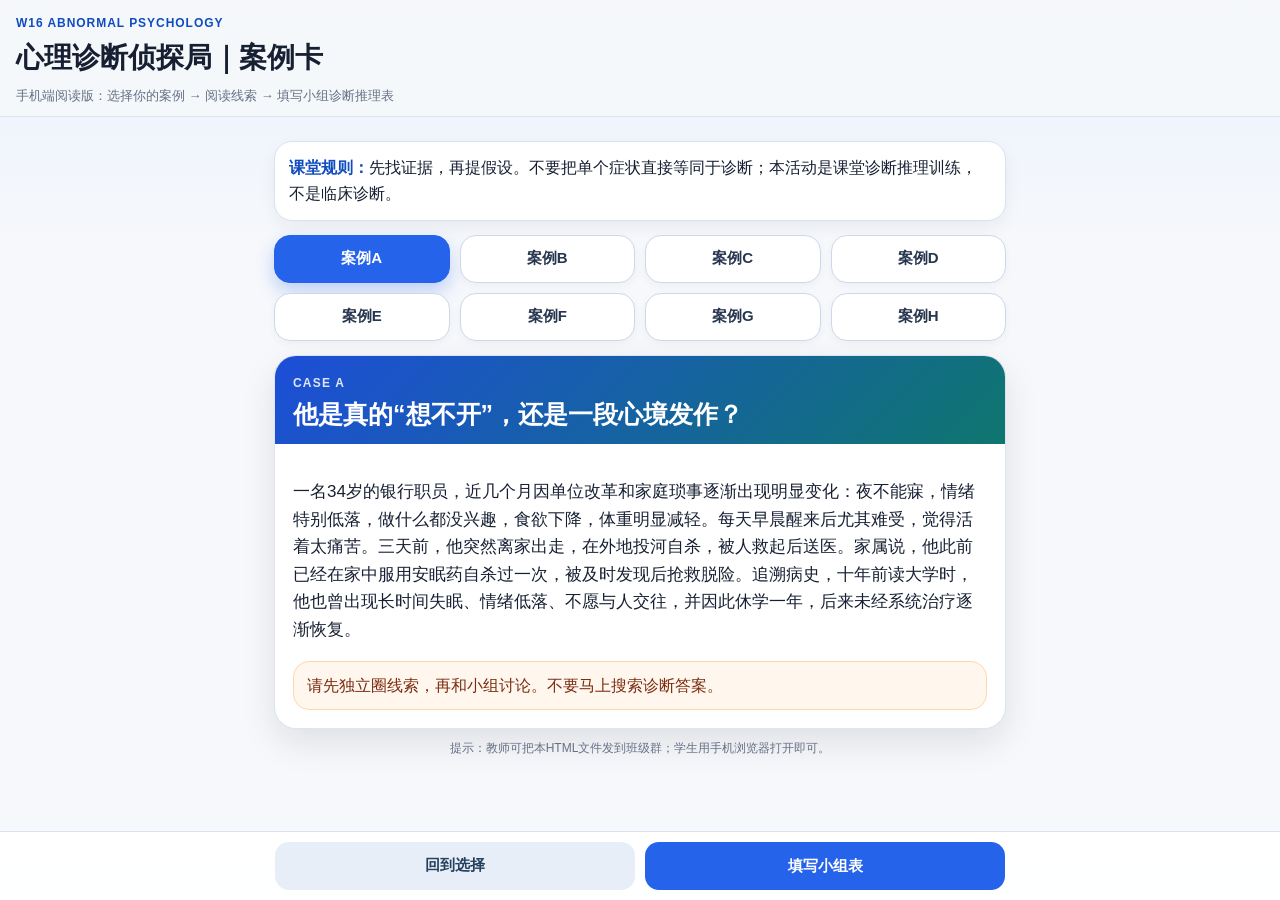
<file: w16-case-student/index.html>
<!doctype html>
<html lang="zh-CN">
<head>
<meta charset="utf-8" />
<meta name="viewport" content="width=device-width, initial-scale=1, viewport-fit=cover" />
<title>心理诊断侦探局｜案例卡</title>
<style>
:root{
  --bg:#f6f8fb; --card:#ffffff; --ink:#172033; --muted:#667085; --line:#d9e2ef;
  --blue:#2563eb; --blue2:#0f4cbf; --cyan:#e8f4ff; --green:#0f766e; --amber:#b45309; --red:#b42318;
  --shadow:0 14px 35px rgba(16,24,40,.10); --radius:22px;
}
*{box-sizing:border-box} body{margin:0;background:linear-gradient(180deg,#eaf3ff 0,#f6f8fb 28%,#f6f8fb 100%);color:var(--ink);font-family:-apple-system,BlinkMacSystemFont,"PingFang SC","Noto Sans CJK SC","Microsoft YaHei",Arial,sans-serif;line-height:1.62}
header{position:sticky;top:0;z-index:10;background:rgba(246,248,251,.92);backdrop-filter:blur(16px);border-bottom:1px solid rgba(217,226,239,.8);padding:14px 16px 10px}
.kicker{font-size:12px;color:var(--blue2);font-weight:800;letter-spacing:.08em}.title{font-size:22px;font-weight:900;margin:2px 0 4px}.sub{font-size:13px;color:var(--muted)}
.wrap{max-width:760px;margin:0 auto;padding:14px 14px 88px}.notice{background:#fff;border:1px solid var(--line);border-radius:18px;padding:13px 14px;margin:10px 0 14px;box-shadow:0 6px 18px rgba(16,24,40,.06)}
.notice b{color:var(--blue2)}.selector{display:grid;grid-template-columns:1fr 1fr;gap:10px;margin:12px 0}.caseBtn{border:1px solid #cdd8ea;background:#fff;border-radius:16px;padding:12px 10px;min-height:48px;font-size:15px;font-weight:800;color:#27364f;box-shadow:0 3px 8px rgba(16,24,40,.04)}
.caseBtn.active{background:var(--blue);color:#fff;border-color:var(--blue);box-shadow:0 8px 18px rgba(37,99,235,.28)}
.card{display:none;background:var(--card);border-radius:var(--radius);box-shadow:var(--shadow);border:1px solid rgba(217,226,239,.9);overflow:hidden;margin-top:14px}.card.active{display:block}.caseHead{padding:18px 18px 14px;background:linear-gradient(135deg,#1d4ed8,#0f766e);color:#fff}.caseTag{font-size:12px;font-weight:900;letter-spacing:.10em;opacity:.86}.caseTitle{font-size:21px;font-weight:900;line-height:1.25;margin-top:6px}.caseBody{padding:17px 18px 6px}.story{font-size:16px}.block{border-top:1px solid var(--line);padding:14px 0}.block h3{font-size:15px;margin:0 0 8px;color:#0f4cbf}.block ul{margin:0;padding-left:20px}.block li{margin:7px 0}.risk{background:#fff7ed;border:1px solid #fed7aa;border-radius:16px;padding:11px 13px;color:#7c2d12;margin:12px 0}.actions{position:fixed;left:0;right:0;bottom:0;background:rgba(255,255,255,.94);backdrop-filter:blur(16px);border-top:1px solid var(--line);padding:10px 12px calc(10px + env(safe-area-inset-bottom));display:flex;gap:10px;justify-content:center}.actions a,.actions button{max-width:360px;flex:1;border:0;border-radius:14px;padding:12px 10px;font-size:15px;font-weight:900;text-align:center;text-decoration:none}.primary{background:var(--blue);color:#fff}.secondary{background:#e8eef8;color:#24415f}.mini{font-size:12px;color:var(--muted);text-align:center;margin-top:10px}
@media(min-width:640px){.selector{grid-template-columns:repeat(4,1fr)}.title{font-size:28px}.caseTitle{font-size:25px}.story{font-size:17px}}
@media print{header,.selector,.actions,.notice{display:none}.wrap{padding:0}.card{display:block;box-shadow:none;page-break-after:always}.caseHead{color:#000;background:#fff;border-bottom:2px solid #000}}
</style>
</head>
<body>
<header><div class="kicker">W16 ABNORMAL PSYCHOLOGY</div><div class="title">心理诊断侦探局｜案例卡</div><div class="sub">手机端阅读版：选择你的案例 → 阅读线索 → 填写小组诊断推理表</div></header>
<main class="wrap">
<section class="notice"><b>课堂规则：</b>先找证据，再提假设。不要把单个症状直接等同于诊断；本活动是课堂诊断推理训练，不是临床诊断。</section>
<div class="selector" id="selector"></div>
<div id="cards"></div>
<p class="mini">提示：教师可把本HTML文件发到班级群；学生用手机浏览器打开即可。</p>
</main>
<nav class="actions"><button class="secondary" onclick="window.scrollTo({top:0,behavior:'smooth'})">回到选择</button><a class="primary" href="https://icn05rk2fwpf.feishu.cn/base/ZhKVbPPikaX28rssOtscrKNCnrd?table=tbl9v2noufZ1dbqW&view=vewGomSl0K" target="_blank">填写小组表</a></nav>
<script>
const cases=[
{id:'A',title:'他是真的“想不开”，还是一段心境发作？',story:'一名34岁的银行职员，近几个月因单位改革和家庭琐事逐渐出现明显变化：夜不能寐，情绪特别低落，做什么都没兴趣，食欲下降，体重明显减轻。每天早晨醒来后尤其难受，觉得活着太痛苦。三天前，他突然离家出走，在外地投河自杀，被人救起后送医。家属说，他此前已经在家中服用安眠药自杀过一次，被及时发现后抢救脱险。追溯病史，十年前读大学时，他也曾出现长时间失眠、情绪低落、不愿与人交往，并因此休学一年，后来未经系统治疗逐渐恢复。',clues:['情绪低落、兴趣下降、睡眠/食欲变化、体重下降','自杀行为与再次自杀风险','既往类似长时间发作史'],diff:['抑郁障碍','适应障碍','双相障碍中的抑郁发作'],ask:['是否曾有躁狂/轻躁狂？','症状持续多久？','功能受损到什么程度？']},
{id:'B',title:'快要死的感觉，为什么检查又没问题？',story:'某人第一次发作发生在一次高强度工作之后。那天他喝了很多咖啡，没有吃晚饭，晚上坐出租车赶去朋友家。路上堵车，他越来越紧张，开始发热、头晕、呼吸困难。到朋友家后，他突然全身冒汗、胸闷、心慌，觉得自己“快要死了”，怀疑心脏病发作，于是赶到医院。检查和心电图没有发现明显问题。医生解释后，他稍微放心了几天，但之后类似发作反复出现。虽然他不断告诉自己“这不是心脏病”，仍然害怕再次经历那种感觉，逐渐不敢坐车。',clues:['突发强烈躯体焦虑与濒死感','检查未见明显问题但反复担心再发','逐渐回避坐车'],diff:['惊恐障碍','广泛性焦虑','特定恐怖','心脏问题或咖啡因/物质影响'],ask:['发作是否突然达到高峰？','是否持续担心再发？','回避是否围绕发作形成？']},
{id:'C',title:'洗手和“您好”仪式，是迷信、洁癖，还是强迫？',story:'一名学生说自己有两类困扰：一是总担心被细菌污染，所以必须反复洗手；二是担心家中某个人死亡，因此不能看可能引发这种担忧的文章或电视。一旦出现担忧，脑子里会充满关于死亡的可怕念头。为了缓解这种焦虑，他必须在脑中按顺序想到每一个喜欢的人，同时说“您好”。如果没有这样做，或者顺序错了，他就无法摆脱忧虑。他知道这些想法和行为听起来荒唐，自己也觉得不合理，但就是控制不住。',clues:['侵入性想法与污染/死亡担忧','反复洗手和心理仪式','知道不合理但难以控制'],diff:['强迫症','广泛性焦虑','特定恐怖','迷信行为','精神病性妄想'],ask:['行为是否为降低焦虑？','是否耗时或影响功能？','是否保留现实检验能力？']},
{id:'D',title:'情绪高涨、花钱、少睡，是变开朗了还是躁狂？',story:'李女士，27岁，三年前本科毕业前因失恋出现一段明显抑郁状态：整个学期情绪低落，毕业论文答辩几乎无法完成，非常绝望，甚至企图自杀，治疗后逐渐恢复。最近半个月，她情绪突然高涨，无心工作，四处逛街购物，刷信用卡挥霍，穿着格外夸张。她在餐厅因小事与服务员激烈争吵，凌晨起床大唱卡拉OK，严重影响邻居。周围人觉得她和平时很不一样，并最终将她送医。',clues:['情绪高涨、活动增多、冲动消费','睡眠减少/凌晨扰民、易激惹','既往明显抑郁史'],diff:['双相障碍','重性抑郁障碍','边缘型人格障碍','物质诱发状态'],ask:['是否睡得少仍精力旺盛？','持续时间和功能损害如何？','是否有物质使用？']},
{id:'E',title:'别人都在议论我，还有电波控制我',story:'某男，30岁，工人。一年前开始无明显诱因地怀疑同事都在议论他、责怪他、迫害他。工作逐渐散漫，经常迟到、旷工，干活出错。他说别人吐痰、咳嗽都是针对自己；还说有人用电波发射器控制他、迫害他，甚至知道他心里想的事。他常听见班长的声音说：“他太差劲了，咱们教训教训他！”有一天夜里两点，他突然喊“敌人把我们的住宅都包围了”，跑到邻居院子里躲藏。他曾说自己活不成了，也说过自己是孔夫子，负有挽救世界的使命。',clues:['被害/关系/被控制体验','幻听与夸大信念','工作和生活功能下降'],diff:['精神分裂症谱系障碍','物质诱发精神病性障碍','双相障碍伴精神病性症状','创伤相关反应'],ask:['症状持续多久？','是否伴明显情绪发作？','是否有物质或躯体因素？']},
{id:'F',title:'不能行走，但检查没有发现异常',story:'某女，32岁，乡村干部。两年半前，她在工作压力和外界议论下主动做了绝育手术。手术过程顺利，但术中听到医生说了一句“夹断了”，术后便觉得全身无力、双下肢沉重，难以行走，并有麻木感。之后右腿曾逐渐好转，左腿仍拖行。半年后，她听一位医生说“半年不下床活动，好腿也会瘫的”，于是右腿也逐渐沉重、麻木，最终卧床。多次体检和精神检查未发现能够解释症状的异常。',clues:['运动/感觉症状与医学检查不一致','心理压力和暗示线索','不能简单归为装病'],diff:['转换障碍','躯体症状障碍','疾病焦虑障碍','神经系统疾病','做作性障碍/诈病'],ask:['排除躯体疾病是否充分？','是否存在外部获益？','症状与医学发现如何不一致？']},
{id:'G',title:'她到底是“性格不好”，还是人格障碍？',story:'某女，29岁，已婚，反复出现阵发性暴怒、哭闹、撕衣、毁物、狂奔等表现多年。首次明显发作前，她刚生育不久，感到无人探视、委屈伤心；同时又收到工厂解雇通知。她先沉默凝视，随后突然大哭、狂呼乱叫、冲出房间，捶胸顿足、撕扯衣服、撞墙。之后类似发作多次出现，常与争吵、受委屈或人际冲突有关。平时她能说会道，喜欢在人际场合中扮演重要角色，也常因爱管闲事而引发矛盾。',clues:['情绪爆发与人际冲突诱发','表达方式戏剧化、反复发作','体检及精神检查未见明显异常'],diff:['分离/转换相关问题','边缘型人格障碍','双相障碍','创伤相关障碍','物质影响'],ask:['模式是否长期稳定并跨情境？','是否有人格功能受损？','是否存在躁狂发作证据？']},
{id:'H',title:'瘦下来之后，她为什么停不下来？',story:'一名19岁女生，身高约1.67米，一年内体重从约56.7公斤降到约47.6公斤。起初是因为一场流感体重下降，朋友们称赞她变瘦了。之后她开始有意继续减肥，每天大幅减少摄入，尽量少吃碳水，并坚持跑步。她经常感到很饿，学习也难以集中，但非常看重自己纤瘦的样子，害怕再次发胖。即使体重已经明显下降，她仍想再减几斤，以便能穿更小号的衣服。',clues:['显著体重下降与限制进食','害怕发胖、体像/体重过度关注','饥饿和学习受影响'],diff:['神经性厌食','神经性贪食','暴食障碍','躯体疾病导致体重下降','抑郁障碍'],ask:['BMI和身体风险如何？','是否有暴食或清除行为？','月经/身体指标是否异常？']}
];
const selector=document.getElementById('selector'), cards=document.getElementById('cards');
function list(items){return '<ul>'+items.map(x=>`<li>${x}</li>`).join('')+'</ul>'}
cases.forEach((c,i)=>{selector.insertAdjacentHTML('beforeend',`<button class="caseBtn ${i===0?'active':''}" data-id="${c.id}">案例${c.id}</button>`);cards.insertAdjacentHTML('beforeend',`<article class="card ${i===0?'active':''}" id="case-${c.id}"><div class="caseHead"><div class="caseTag">CASE ${c.id}</div><div class="caseTitle">${c.title}</div></div><div class="caseBody"><p class="story">${c.story}</p><div class="risk">请先独立圈线索，再和小组讨论。不要马上搜索诊断答案。</div></div></article>`)});
selector.addEventListener('click',e=>{const b=e.target.closest('.caseBtn'); if(!b)return; document.querySelectorAll('.caseBtn').forEach(x=>x.classList.remove('active')); b.classList.add('active'); document.querySelectorAll('.card').forEach(x=>x.classList.remove('active')); document.getElementById('case-'+b.dataset.id).classList.add('active'); window.scrollTo({top:0,behavior:'smooth'}); localStorage.setItem('detectiveCase',b.dataset.id)});
const saved=localStorage.getItem('detectiveCase'); if(saved){document.querySelector(`[data-id="${saved}"]`)?.click()}
</script>
</body>
</html>
</file>
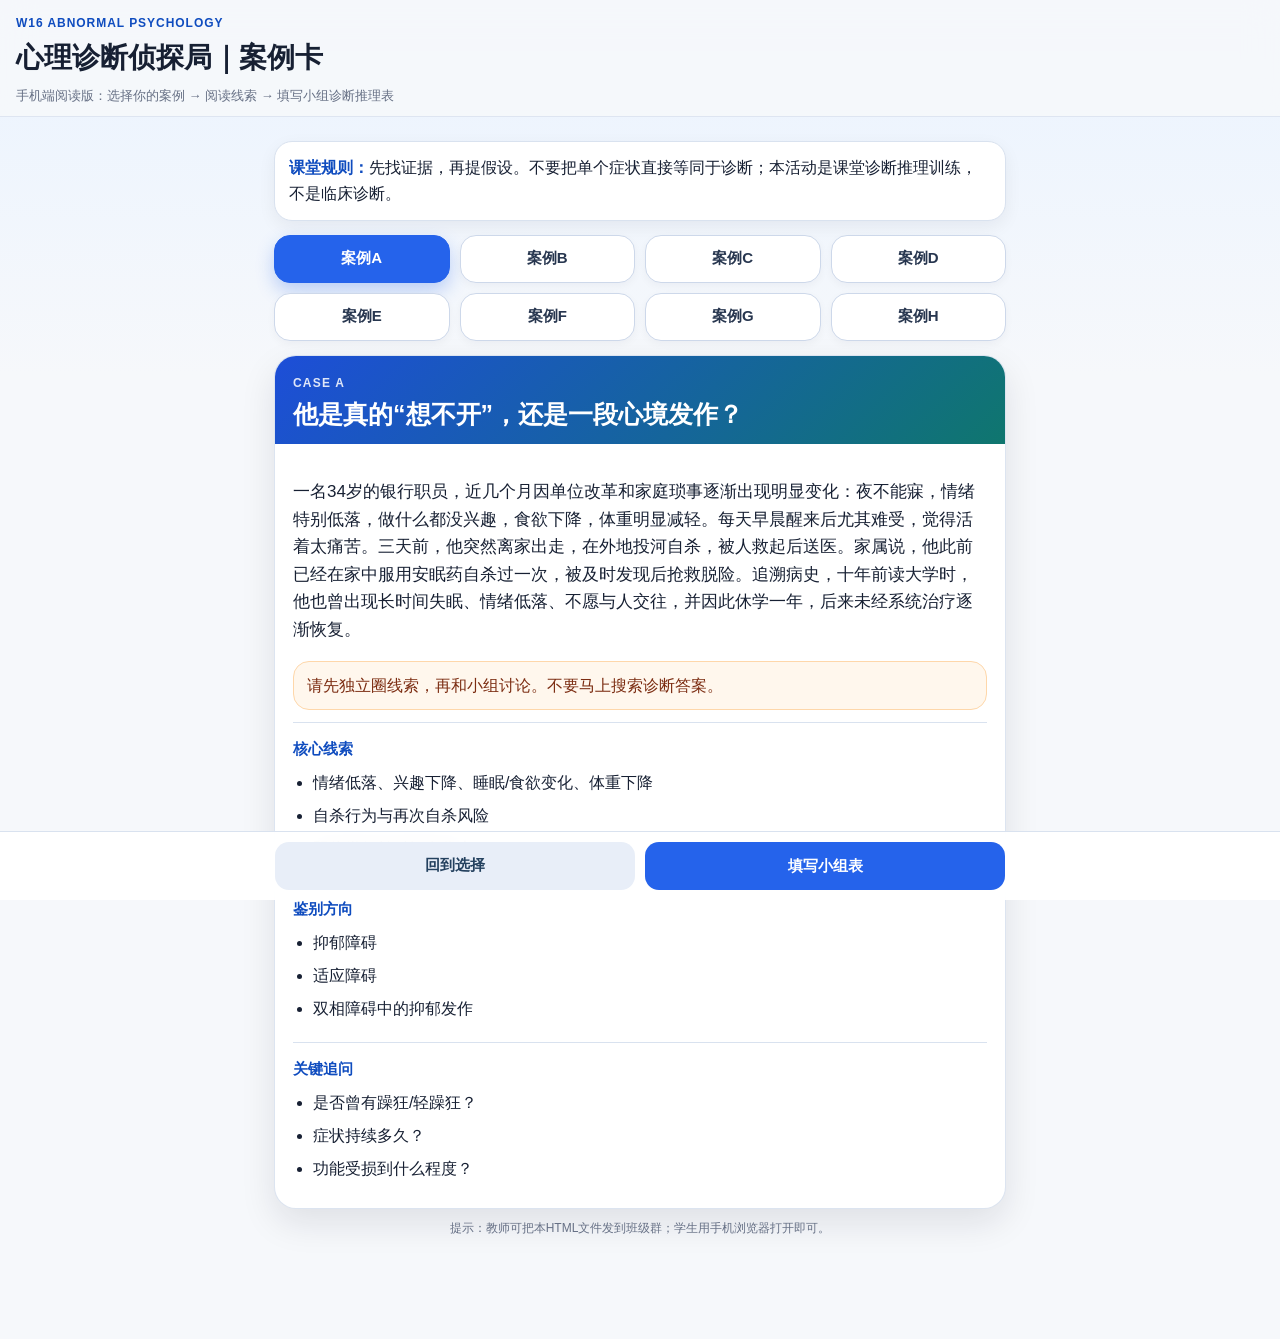
<file: w16-case/index.html>
<!doctype html>
<html lang="zh-CN">
<head>
<meta charset="utf-8" />
<meta name="viewport" content="width=device-width, initial-scale=1, viewport-fit=cover" />
<title>心理诊断侦探局｜案例卡</title>
<style>
:root{
  --bg:#f6f8fb; --card:#ffffff; --ink:#172033; --muted:#667085; --line:#d9e2ef;
  --blue:#2563eb; --blue2:#0f4cbf; --cyan:#e8f4ff; --green:#0f766e; --amber:#b45309; --red:#b42318;
  --shadow:0 14px 35px rgba(16,24,40,.10); --radius:22px;
}
*{box-sizing:border-box} body{margin:0;background:linear-gradient(180deg,#eaf3ff 0,#f6f8fb 28%,#f6f8fb 100%);color:var(--ink);font-family:-apple-system,BlinkMacSystemFont,"PingFang SC","Noto Sans CJK SC","Microsoft YaHei",Arial,sans-serif;line-height:1.62}
header{position:sticky;top:0;z-index:10;background:rgba(246,248,251,.92);backdrop-filter:blur(16px);border-bottom:1px solid rgba(217,226,239,.8);padding:14px 16px 10px}
.kicker{font-size:12px;color:var(--blue2);font-weight:800;letter-spacing:.08em}.title{font-size:22px;font-weight:900;margin:2px 0 4px}.sub{font-size:13px;color:var(--muted)}
.wrap{max-width:760px;margin:0 auto;padding:14px 14px 88px}.notice{background:#fff;border:1px solid var(--line);border-radius:18px;padding:13px 14px;margin:10px 0 14px;box-shadow:0 6px 18px rgba(16,24,40,.06)}
.notice b{color:var(--blue2)}.selector{display:grid;grid-template-columns:1fr 1fr;gap:10px;margin:12px 0}.caseBtn{border:1px solid #cdd8ea;background:#fff;border-radius:16px;padding:12px 10px;min-height:48px;font-size:15px;font-weight:800;color:#27364f;box-shadow:0 3px 8px rgba(16,24,40,.04)}
.caseBtn.active{background:var(--blue);color:#fff;border-color:var(--blue);box-shadow:0 8px 18px rgba(37,99,235,.28)}
.card{display:none;background:var(--card);border-radius:var(--radius);box-shadow:var(--shadow);border:1px solid rgba(217,226,239,.9);overflow:hidden;margin-top:14px}.card.active{display:block}.caseHead{padding:18px 18px 14px;background:linear-gradient(135deg,#1d4ed8,#0f766e);color:#fff}.caseTag{font-size:12px;font-weight:900;letter-spacing:.10em;opacity:.86}.caseTitle{font-size:21px;font-weight:900;line-height:1.25;margin-top:6px}.caseBody{padding:17px 18px 6px}.story{font-size:16px}.block{border-top:1px solid var(--line);padding:14px 0}.block h3{font-size:15px;margin:0 0 8px;color:#0f4cbf}.block ul{margin:0;padding-left:20px}.block li{margin:7px 0}.risk{background:#fff7ed;border:1px solid #fed7aa;border-radius:16px;padding:11px 13px;color:#7c2d12;margin:12px 0}.actions{position:fixed;left:0;right:0;bottom:0;background:rgba(255,255,255,.94);backdrop-filter:blur(16px);border-top:1px solid var(--line);padding:10px 12px calc(10px + env(safe-area-inset-bottom));display:flex;gap:10px;justify-content:center}.actions a,.actions button{max-width:360px;flex:1;border:0;border-radius:14px;padding:12px 10px;font-size:15px;font-weight:900;text-align:center;text-decoration:none}.primary{background:var(--blue);color:#fff}.secondary{background:#e8eef8;color:#24415f}.mini{font-size:12px;color:var(--muted);text-align:center;margin-top:10px}
@media(min-width:640px){.selector{grid-template-columns:repeat(4,1fr)}.title{font-size:28px}.caseTitle{font-size:25px}.story{font-size:17px}}
@media print{header,.selector,.actions,.notice{display:none}.wrap{padding:0}.card{display:block;box-shadow:none;page-break-after:always}.caseHead{color:#000;background:#fff;border-bottom:2px solid #000}}
</style>
</head>
<body>
<header><div class="kicker">W16 ABNORMAL PSYCHOLOGY</div><div class="title">心理诊断侦探局｜案例卡</div><div class="sub">手机端阅读版：选择你的案例 → 阅读线索 → 填写小组诊断推理表</div></header>
<main class="wrap">
<section class="notice"><b>课堂规则：</b>先找证据，再提假设。不要把单个症状直接等同于诊断；本活动是课堂诊断推理训练，不是临床诊断。</section>
<div class="selector" id="selector"></div>
<div id="cards"></div>
<p class="mini">提示：教师可把本HTML文件发到班级群；学生用手机浏览器打开即可。</p>
</main>
<nav class="actions"><button class="secondary" onclick="window.scrollTo({top:0,behavior:'smooth'})">回到选择</button><a class="primary" href="https://icn05rk2fwpf.feishu.cn/base/ZhKVbPPikaX28rssOtscrKNCnrd?table=tbl9v2noufZ1dbqW&view=vewGomSl0K" target="_blank">填写小组表</a></nav>
<script>
const cases=[
{id:'A',title:'他是真的“想不开”，还是一段心境发作？',story:'一名34岁的银行职员，近几个月因单位改革和家庭琐事逐渐出现明显变化：夜不能寐，情绪特别低落，做什么都没兴趣，食欲下降，体重明显减轻。每天早晨醒来后尤其难受，觉得活着太痛苦。三天前，他突然离家出走，在外地投河自杀，被人救起后送医。家属说，他此前已经在家中服用安眠药自杀过一次，被及时发现后抢救脱险。追溯病史，十年前读大学时，他也曾出现长时间失眠、情绪低落、不愿与人交往，并因此休学一年，后来未经系统治疗逐渐恢复。',clues:['情绪低落、兴趣下降、睡眠/食欲变化、体重下降','自杀行为与再次自杀风险','既往类似长时间发作史'],diff:['抑郁障碍','适应障碍','双相障碍中的抑郁发作'],ask:['是否曾有躁狂/轻躁狂？','症状持续多久？','功能受损到什么程度？']},
{id:'B',title:'快要死的感觉，为什么检查又没问题？',story:'某人第一次发作发生在一次高强度工作之后。那天他喝了很多咖啡，没有吃晚饭，晚上坐出租车赶去朋友家。路上堵车，他越来越紧张，开始发热、头晕、呼吸困难。到朋友家后，他突然全身冒汗、胸闷、心慌，觉得自己“快要死了”，怀疑心脏病发作，于是赶到医院。检查和心电图没有发现明显问题。医生解释后，他稍微放心了几天，但之后类似发作反复出现。虽然他不断告诉自己“这不是心脏病”，仍然害怕再次经历那种感觉，逐渐不敢坐车。',clues:['突发强烈躯体焦虑与濒死感','检查未见明显问题但反复担心再发','逐渐回避坐车'],diff:['惊恐障碍','广泛性焦虑','特定恐怖','心脏问题或咖啡因/物质影响'],ask:['发作是否突然达到高峰？','是否持续担心再发？','回避是否围绕发作形成？']},
{id:'C',title:'洗手和“您好”仪式，是迷信、洁癖，还是强迫？',story:'一名学生说自己有两类困扰：一是总担心被细菌污染，所以必须反复洗手；二是担心家中某个人死亡，因此不能看可能引发这种担忧的文章或电视。一旦出现担忧，脑子里会充满关于死亡的可怕念头。为了缓解这种焦虑，他必须在脑中按顺序想到每一个喜欢的人，同时说“您好”。如果没有这样做，或者顺序错了，他就无法摆脱忧虑。他知道这些想法和行为听起来荒唐，自己也觉得不合理，但就是控制不住。',clues:['侵入性想法与污染/死亡担忧','反复洗手和心理仪式','知道不合理但难以控制'],diff:['强迫症','广泛性焦虑','特定恐怖','迷信行为','精神病性妄想'],ask:['行为是否为降低焦虑？','是否耗时或影响功能？','是否保留现实检验能力？']},
{id:'D',title:'情绪高涨、花钱、少睡，是变开朗了还是躁狂？',story:'李女士，27岁，三年前本科毕业前因失恋出现一段明显抑郁状态：整个学期情绪低落，毕业论文答辩几乎无法完成，非常绝望，甚至企图自杀，治疗后逐渐恢复。最近半个月，她情绪突然高涨，无心工作，四处逛街购物，刷信用卡挥霍，穿着格外夸张。她在餐厅因小事与服务员激烈争吵，凌晨起床大唱卡拉OK，严重影响邻居。周围人觉得她和平时很不一样，并最终将她送医。',clues:['情绪高涨、活动增多、冲动消费','睡眠减少/凌晨扰民、易激惹','既往明显抑郁史'],diff:['双相障碍','重性抑郁障碍','边缘型人格障碍','物质诱发状态'],ask:['是否睡得少仍精力旺盛？','持续时间和功能损害如何？','是否有物质使用？']},
{id:'E',title:'别人都在议论我，还有电波控制我',story:'某男，30岁，工人。一年前开始无明显诱因地怀疑同事都在议论他、责怪他、迫害他。工作逐渐散漫，经常迟到、旷工，干活出错。他说别人吐痰、咳嗽都是针对自己；还说有人用电波发射器控制他、迫害他，甚至知道他心里想的事。他常听见班长的声音说：“他太差劲了，咱们教训教训他！”有一天夜里两点，他突然喊“敌人把我们的住宅都包围了”，跑到邻居院子里躲藏。他曾说自己活不成了，也说过自己是孔夫子，负有挽救世界的使命。',clues:['被害/关系/被控制体验','幻听与夸大信念','工作和生活功能下降'],diff:['精神分裂症谱系障碍','物质诱发精神病性障碍','双相障碍伴精神病性症状','创伤相关反应'],ask:['症状持续多久？','是否伴明显情绪发作？','是否有物质或躯体因素？']},
{id:'F',title:'不能行走，但检查没有发现异常',story:'某女，32岁，乡村干部。两年半前，她在工作压力和外界议论下主动做了绝育手术。手术过程顺利，但术中听到医生说了一句“夹断了”，术后便觉得全身无力、双下肢沉重，难以行走，并有麻木感。之后右腿曾逐渐好转，左腿仍拖行。半年后，她听一位医生说“半年不下床活动，好腿也会瘫的”，于是右腿也逐渐沉重、麻木，最终卧床。多次体检和精神检查未发现能够解释症状的异常。',clues:['运动/感觉症状与医学检查不一致','心理压力和暗示线索','不能简单归为装病'],diff:['转换障碍','躯体症状障碍','疾病焦虑障碍','神经系统疾病','做作性障碍/诈病'],ask:['排除躯体疾病是否充分？','是否存在外部获益？','症状与医学发现如何不一致？']},
{id:'G',title:'她到底是“性格不好”，还是人格障碍？',story:'某女，29岁，已婚，反复出现阵发性暴怒、哭闹、撕衣、毁物、狂奔等表现多年。首次明显发作前，她刚生育不久，感到无人探视、委屈伤心；同时又收到工厂解雇通知。她先沉默凝视，随后突然大哭、狂呼乱叫、冲出房间，捶胸顿足、撕扯衣服、撞墙。之后类似发作多次出现，常与争吵、受委屈或人际冲突有关。平时她能说会道，喜欢在人际场合中扮演重要角色，也常因爱管闲事而引发矛盾。',clues:['情绪爆发与人际冲突诱发','表达方式戏剧化、反复发作','体检及精神检查未见明显异常'],diff:['分离/转换相关问题','边缘型人格障碍','双相障碍','创伤相关障碍','物质影响'],ask:['模式是否长期稳定并跨情境？','是否有人格功能受损？','是否存在躁狂发作证据？']},
{id:'H',title:'瘦下来之后，她为什么停不下来？',story:'一名19岁女生，身高约1.67米，一年内体重从约56.7公斤降到约47.6公斤。起初是因为一场流感体重下降，朋友们称赞她变瘦了。之后她开始有意继续减肥，每天大幅减少摄入，尽量少吃碳水，并坚持跑步。她经常感到很饿，学习也难以集中，但非常看重自己纤瘦的样子，害怕再次发胖。即使体重已经明显下降，她仍想再减几斤，以便能穿更小号的衣服。',clues:['显著体重下降与限制进食','害怕发胖、体像/体重过度关注','饥饿和学习受影响'],diff:['神经性厌食','神经性贪食','暴食障碍','躯体疾病导致体重下降','抑郁障碍'],ask:['BMI和身体风险如何？','是否有暴食或清除行为？','月经/身体指标是否异常？']}
];
const selector=document.getElementById('selector'), cards=document.getElementById('cards');
function list(items){return '<ul>'+items.map(x=>`<li>${x}</li>`).join('')+'</ul>'}
cases.forEach((c,i)=>{selector.insertAdjacentHTML('beforeend',`<button class="caseBtn ${i===0?'active':''}" data-id="${c.id}">案例${c.id}</button>`);cards.insertAdjacentHTML('beforeend',`<article class="card ${i===0?'active':''}" id="case-${c.id}"><div class="caseHead"><div class="caseTag">CASE ${c.id}</div><div class="caseTitle">${c.title}</div></div><div class="caseBody"><p class="story">${c.story}</p><div class="risk">请先独立圈线索，再和小组讨论。不要马上搜索诊断答案。</div><div class="block"><h3>核心线索</h3>${list(c.clues)}</div><div class="block"><h3>鉴别方向</h3>${list(c.diff)}</div><div class="block"><h3>关键追问</h3>${list(c.ask)}</div></div></article>`)});
selector.addEventListener('click',e=>{const b=e.target.closest('.caseBtn'); if(!b)return; document.querySelectorAll('.caseBtn').forEach(x=>x.classList.remove('active')); b.classList.add('active'); document.querySelectorAll('.card').forEach(x=>x.classList.remove('active')); document.getElementById('case-'+b.dataset.id).classList.add('active'); window.scrollTo({top:0,behavior:'smooth'}); localStorage.setItem('detectiveCase',b.dataset.id)});
const saved=localStorage.getItem('detectiveCase'); if(saved){document.querySelector(`[data-id="${saved}"]`)?.click()}
</script>
</body>
</html>
</file>
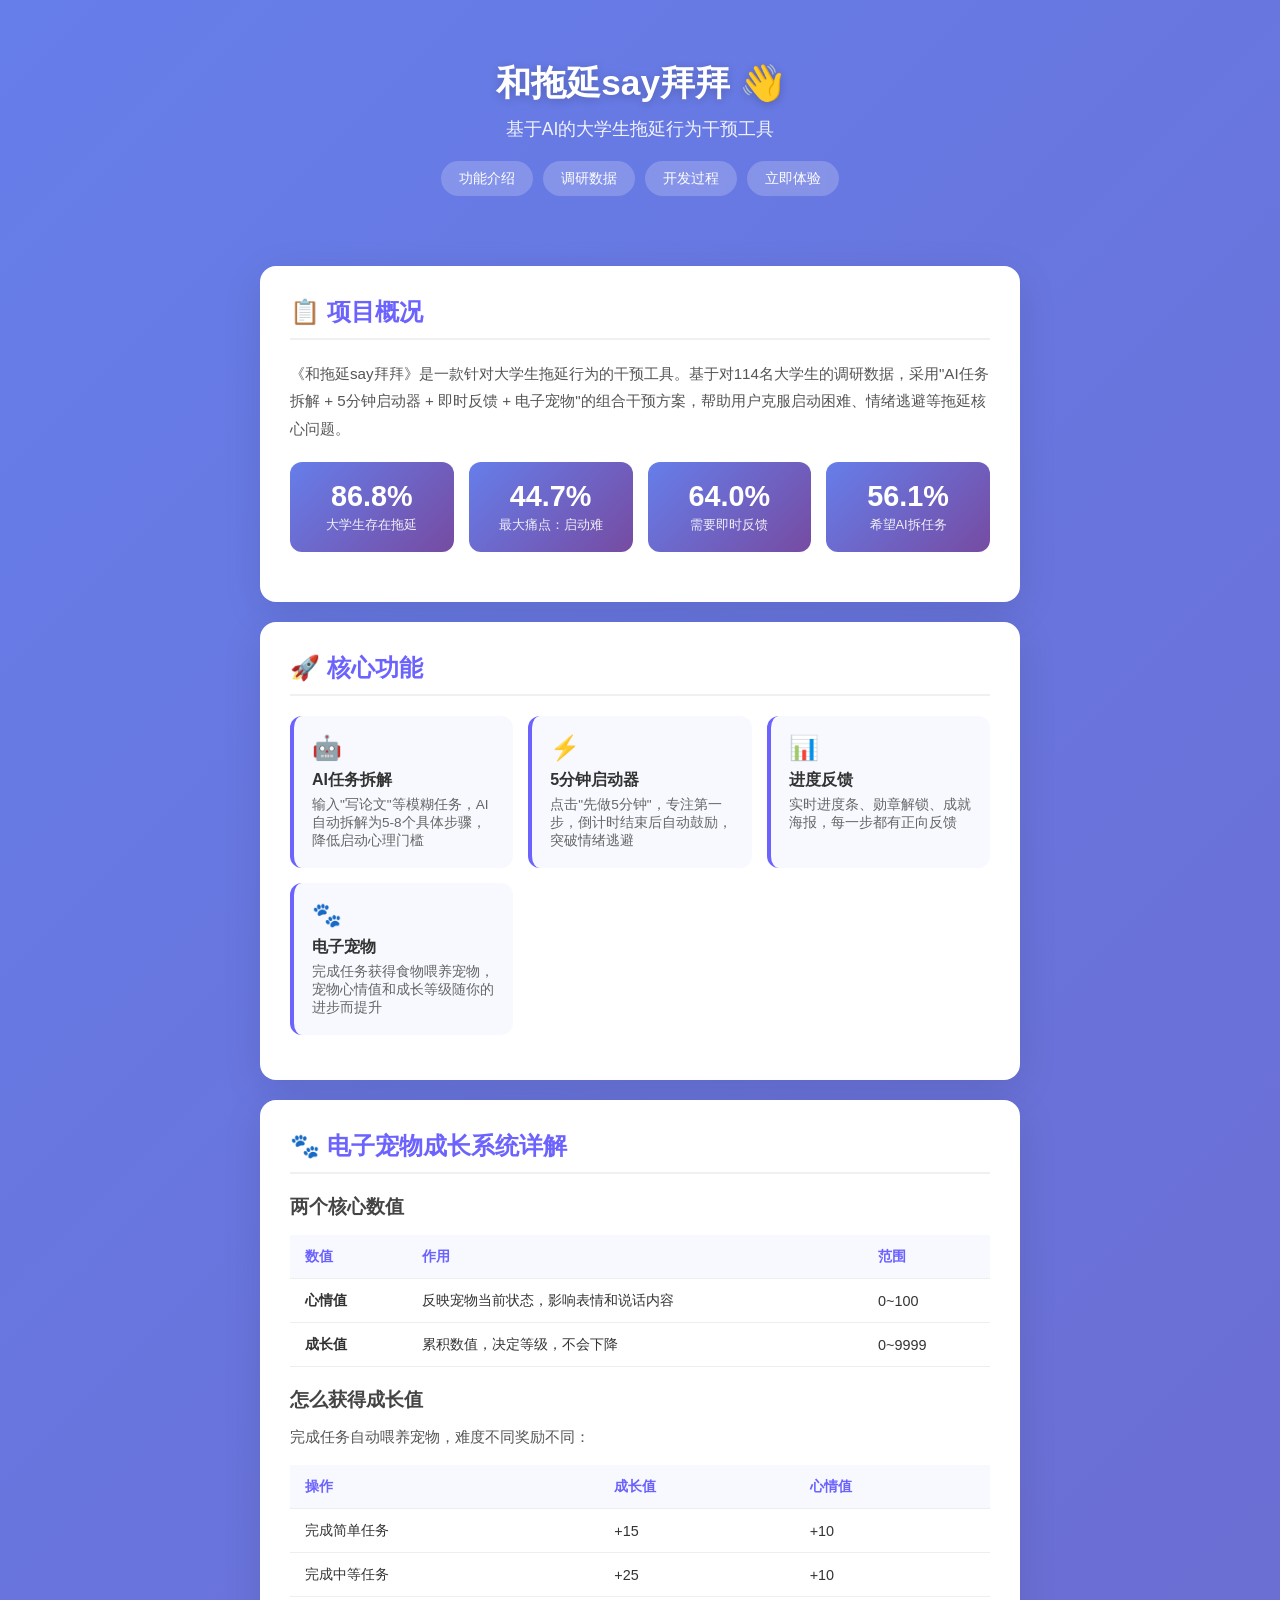
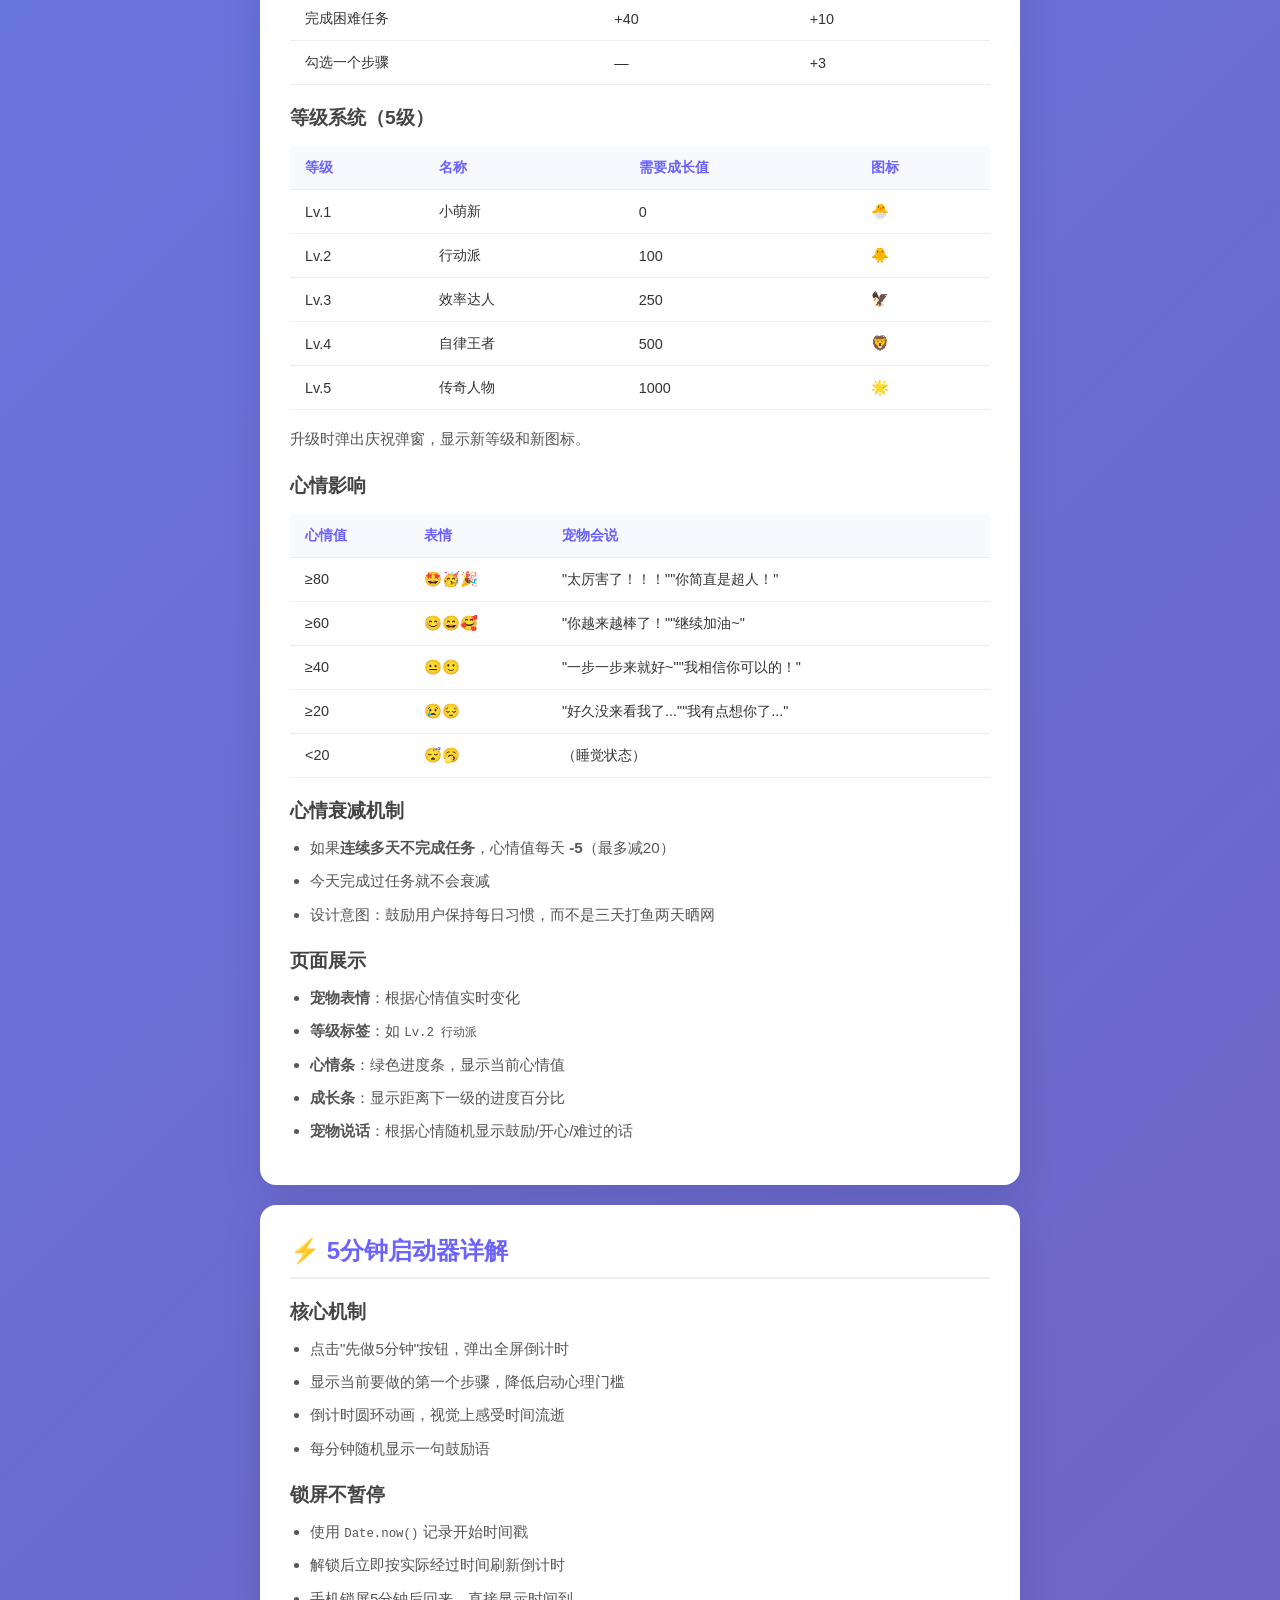
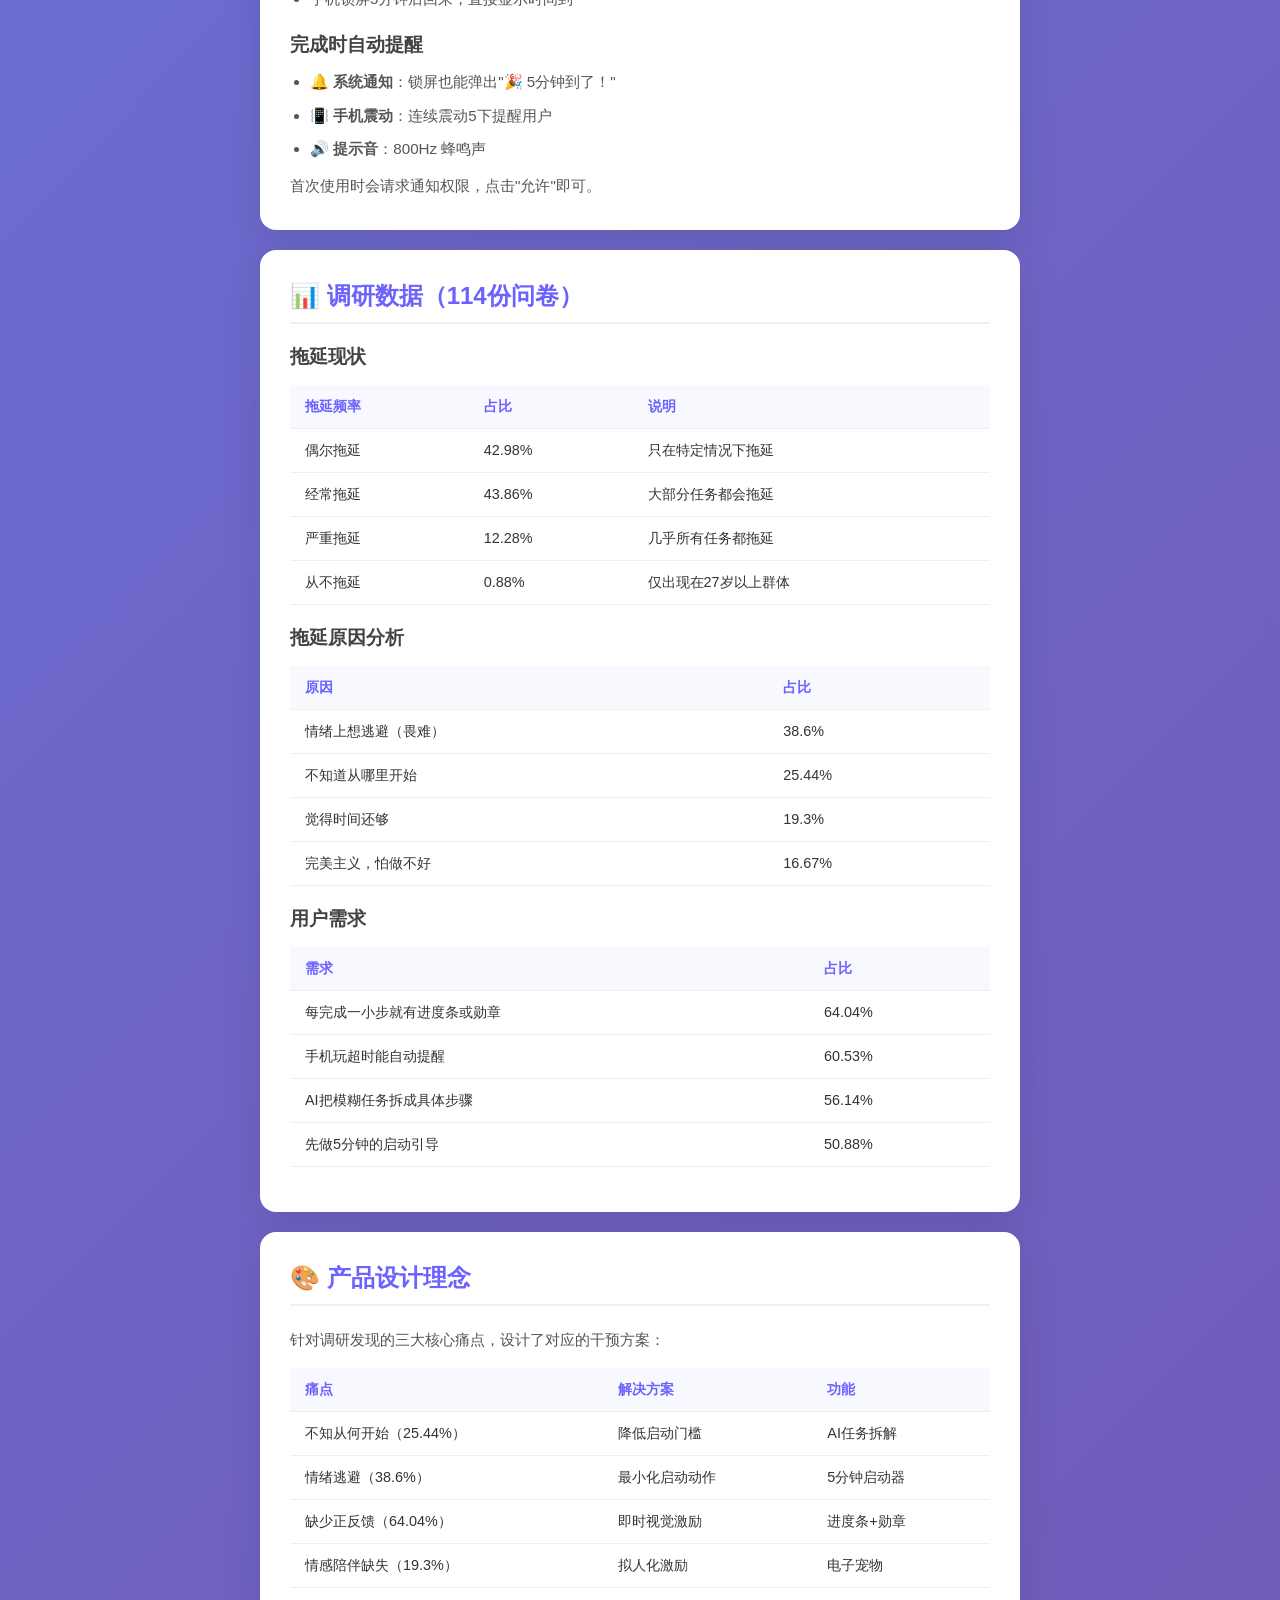
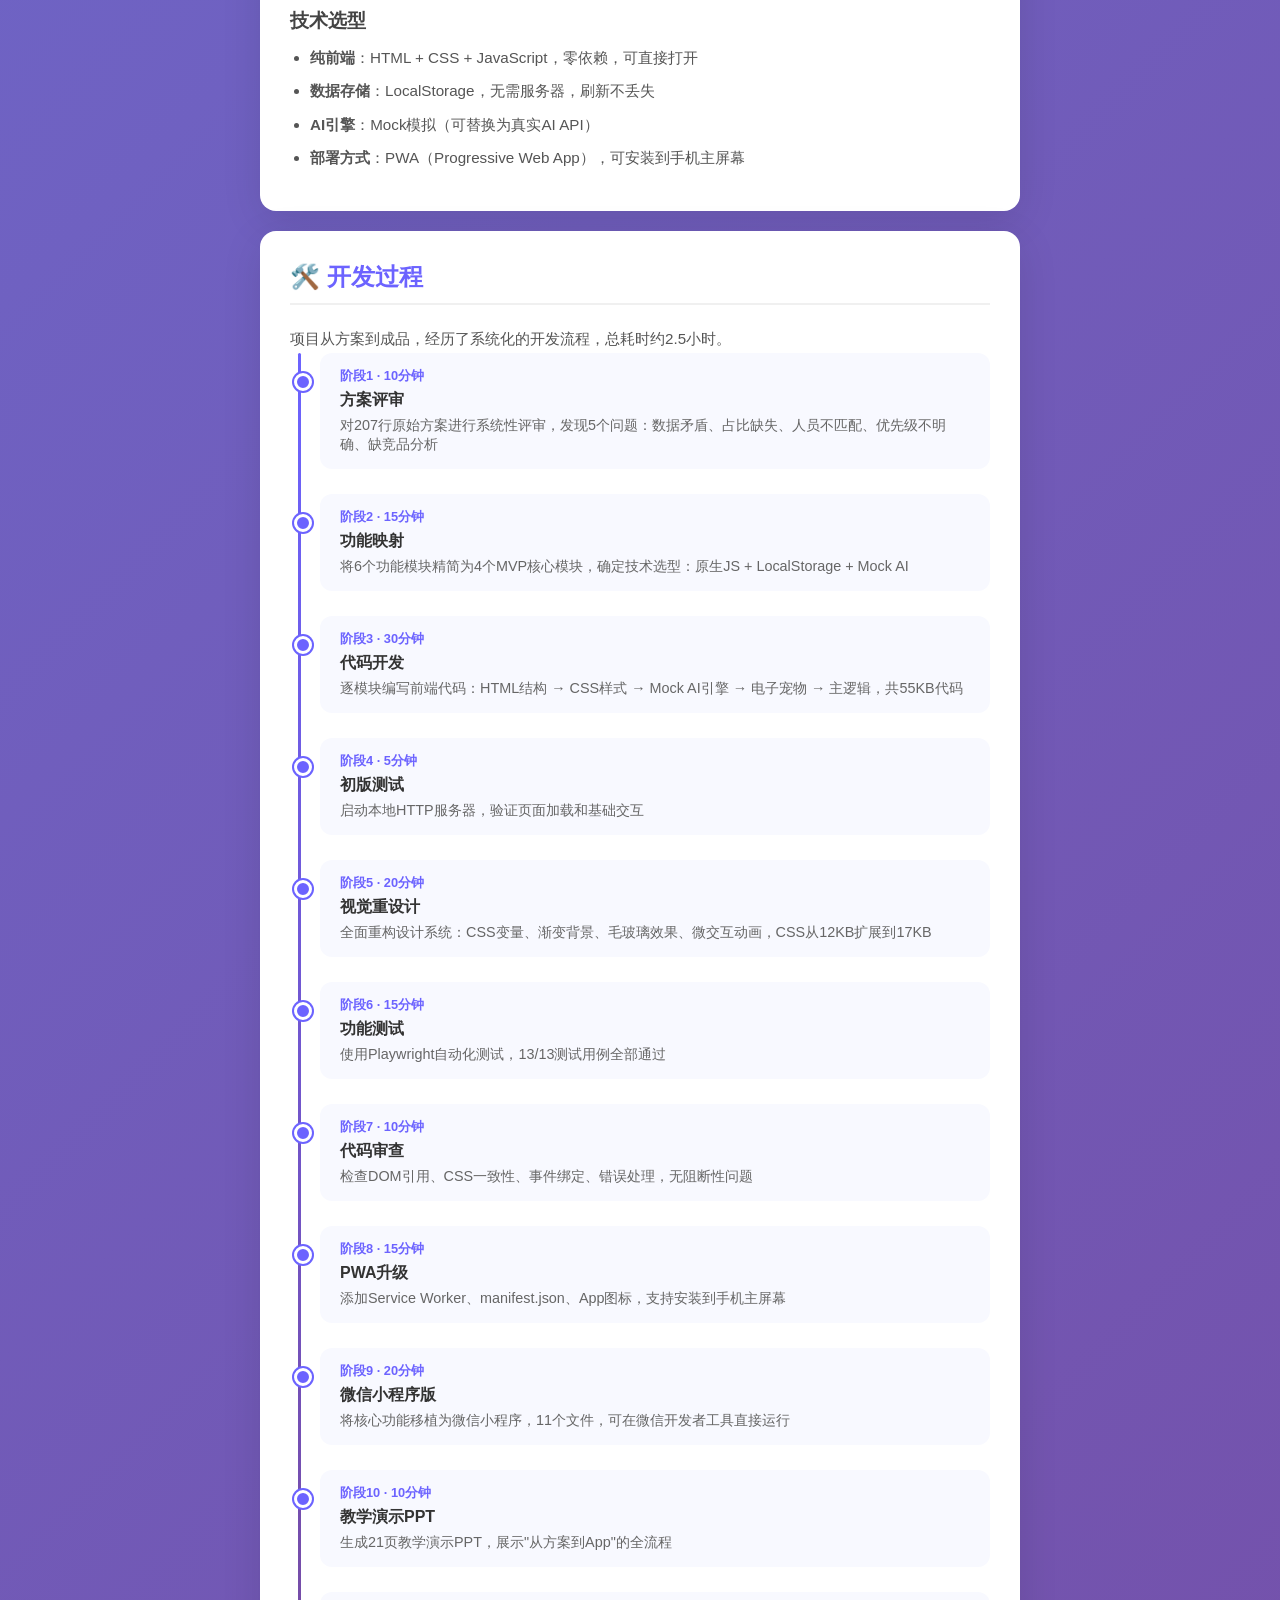
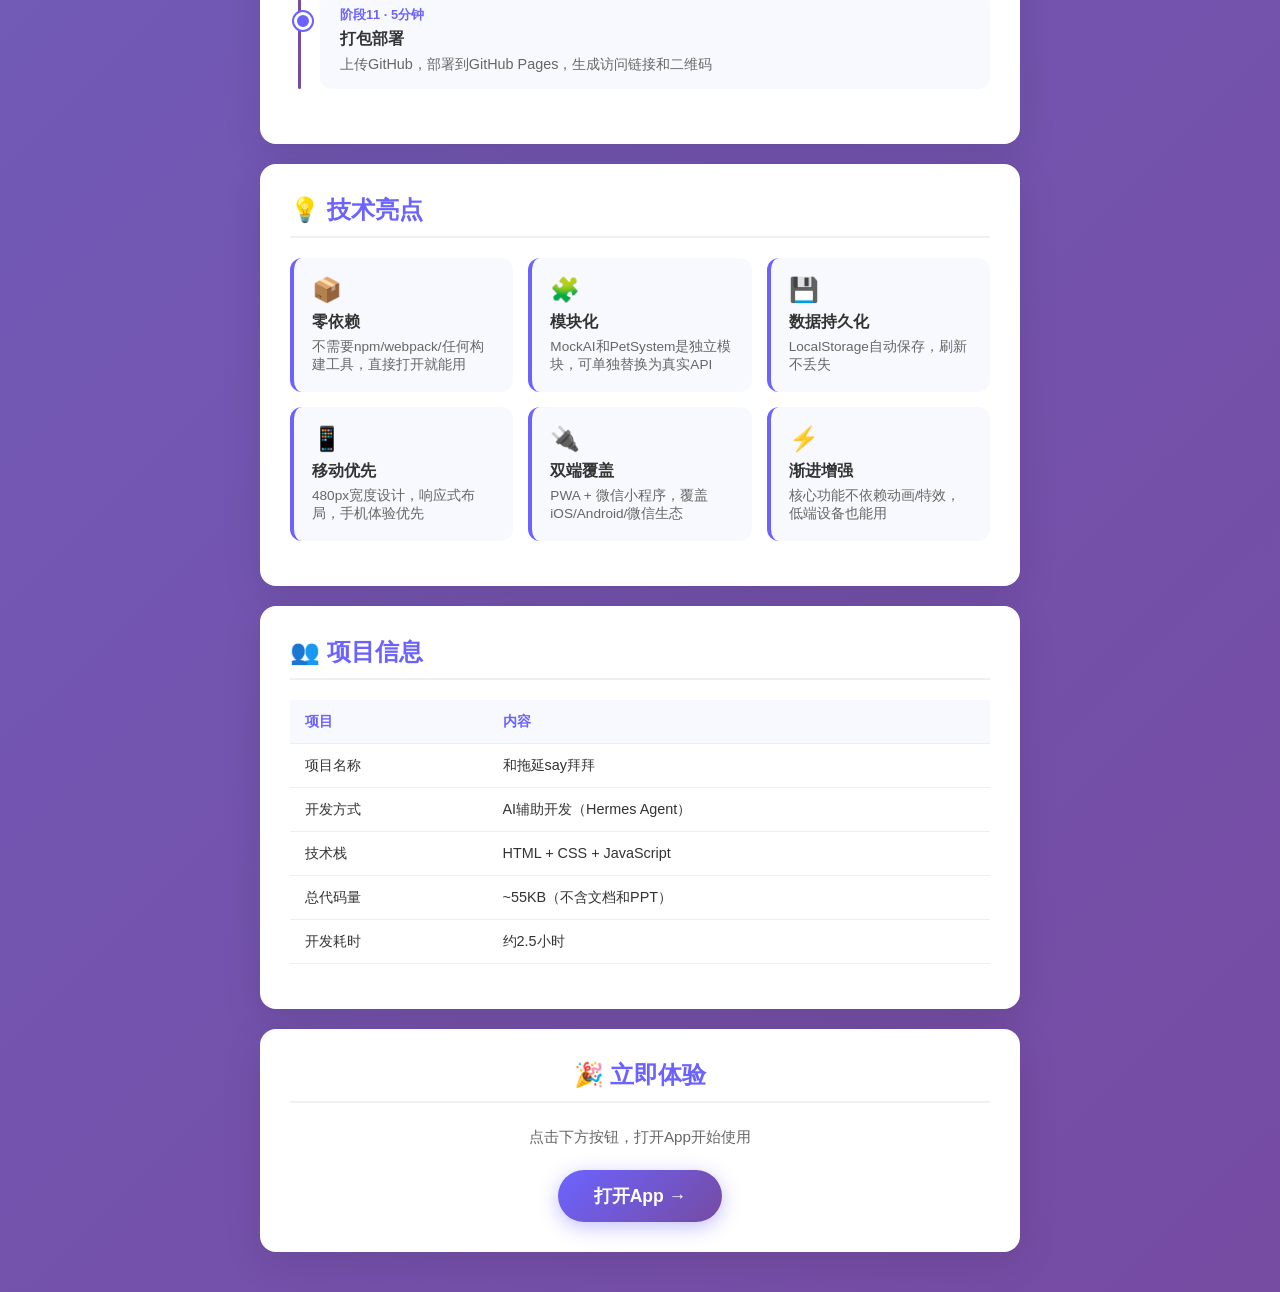
<file: docs.html>
<!DOCTYPE html>
<html lang="zh-CN">
<head>
    <meta charset="UTF-8">
    <meta name="viewport" content="width=device-width, initial-scale=1.0">
    <title>和拖延say拜拜 — 产品说明与开发文档</title>
    <style>
        * { margin: 0; padding: 0; box-sizing: border-box; }
        body {
            font-family: -apple-system, BlinkMacSystemFont, 'Segoe UI', Roboto, 'PingFang SC', 'Microsoft YaHei', sans-serif;
            background: linear-gradient(135deg, #667eea 0%, #764ba2 100%);
            min-height: 100vh;
            color: #333;
        }
        .container {
            max-width: 800px;
            margin: 0 auto;
            padding: 20px;
        }
        .hero {
            text-align: center;
            padding: 40px 20px;
            color: white;
        }
        .hero h1 {
            font-size: 2.2em;
            margin-bottom: 10px;
            text-shadow: 0 2px 10px rgba(0,0,0,0.2);
        }
        .hero p {
            font-size: 1.1em;
            opacity: 0.9;
        }
        .nav {
            display: flex;
            gap: 10px;
            justify-content: center;
            flex-wrap: wrap;
            margin: 20px 0 30px;
        }
        .nav a {
            color: white;
            text-decoration: none;
            padding: 8px 18px;
            background: rgba(255,255,255,0.2);
            border-radius: 20px;
            font-size: 0.9em;
            transition: all 0.3s;
            backdrop-filter: blur(10px);
        }
        .nav a:hover {
            background: rgba(255,255,255,0.35);
            transform: translateY(-2px);
        }
        .card {
            background: white;
            border-radius: 16px;
            padding: 30px;
            margin-bottom: 20px;
            box-shadow: 0 10px 40px rgba(0,0,0,0.1);
        }
        .card h2 {
            font-size: 1.5em;
            color: #6C63FF;
            margin-bottom: 20px;
            padding-bottom: 10px;
            border-bottom: 2px solid #f0f0f0;
        }
        .card h3 {
            font-size: 1.2em;
            color: #444;
            margin: 20px 0 10px;
        }
        .card p, .card li {
            line-height: 1.8;
            font-size: 0.95em;
            color: #555;
        }
        .card ul, .card ol {
            padding-left: 20px;
            margin: 10px 0;
        }
        .card li { margin-bottom: 6px; }
        .stat-grid {
            display: grid;
            grid-template-columns: repeat(auto-fit, minmax(140px, 1fr));
            gap: 15px;
            margin: 20px 0;
        }
        .stat {
            background: linear-gradient(135deg, #667eea 0%, #764ba2 100%);
            color: white;
            padding: 18px;
            border-radius: 12px;
            text-align: center;
        }
        .stat .num {
            font-size: 1.8em;
            font-weight: bold;
        }
        .stat .label {
            font-size: 0.8em;
            opacity: 0.9;
            margin-top: 4px;
        }
        .feature-list {
            display: grid;
            grid-template-columns: repeat(auto-fit, minmax(200px, 1fr));
            gap: 15px;
            margin: 15px 0;
        }
        .feature {
            background: #f8f9ff;
            padding: 18px;
            border-radius: 12px;
            border-left: 4px solid #6C63FF;
        }
        .feature .icon {
            font-size: 1.5em;
            margin-bottom: 8px;
        }
        .feature .title {
            font-weight: bold;
            color: #333;
            margin-bottom: 5px;
        }
        .feature .desc {
            font-size: 0.85em;
            color: #666;
        }
        .timeline {
            position: relative;
            padding-left: 30px;
        }
        .timeline::before {
            content: '';
            position: absolute;
            left: 8px;
            top: 0;
            bottom: 0;
            width: 3px;
            background: linear-gradient(to bottom, #6C63FF, #764ba2);
            border-radius: 2px;
        }
        .timeline-item {
            position: relative;
            margin-bottom: 25px;
            padding: 15px 20px;
            background: #f8f9ff;
            border-radius: 12px;
        }
        .timeline-item::before {
            content: '';
            position: absolute;
            left: -26px;
            top: 20px;
            width: 12px;
            height: 12px;
            background: #6C63FF;
            border-radius: 50%;
            border: 3px solid white;
            box-shadow: 0 0 0 2px #6C63FF;
        }
        .timeline-item .time {
            font-size: 0.8em;
            color: #6C63FF;
            font-weight: bold;
            margin-bottom: 5px;
        }
        .timeline-item .title {
            font-weight: bold;
            color: #333;
            margin-bottom: 5px;
        }
        .timeline-item .desc {
            font-size: 0.9em;
            color: #666;
        }
        table {
            width: 100%;
            border-collapse: collapse;
            margin: 15px 0;
            font-size: 0.9em;
        }
        th, td {
            padding: 12px 15px;
            text-align: left;
            border-bottom: 1px solid #eee;
        }
        th {
            background: #f8f9ff;
            color: #6C63FF;
            font-weight: 600;
        }
        tr:hover td { background: #fafbff; }
        .cta {
            text-align: center;
            padding: 30px;
        }
        .cta a {
            display: inline-block;
            padding: 14px 36px;
            background: linear-gradient(135deg, #6C63FF 0%, #764ba2 100%);
            color: white;
            text-decoration: none;
            border-radius: 30px;
            font-size: 1.1em;
            font-weight: bold;
            box-shadow: 0 5px 20px rgba(108,99,255,0.4);
            transition: all 0.3s;
        }
        .cta a:hover {
            transform: translateY(-3px);
            box-shadow: 0 8px 30px rgba(108,99,255,0.5);
        }
        .footer {
            text-align: center;
            padding: 30px;
            color: rgba(255,255,255,0.7);
            font-size: 0.85em;
        }
        @media (max-width: 600px) {
            .hero h1 { font-size: 1.6em; }
            .card { padding: 20px; }
            .stat-grid { grid-template-columns: repeat(2, 1fr); }
        }
    </style>
</head>
<body>

<div class="container">

    <!-- 头部 -->
    <div class="hero">
        <h1>和拖延say拜拜 👋</h1>
        <p>基于AI的大学生拖延行为干预工具</p>
        <div class="nav">
            <a href="#features">功能介绍</a>
            <a href="#research">调研数据</a>
            <a href="#dev">开发过程</a>
            <a href="#try">立即体验</a>
        </div>
    </div>

    <!-- 项目概况 -->
    <div class="card">
        <h2>📋 项目概况</h2>
        <p>《和拖延say拜拜》是一款针对大学生拖延行为的干预工具。基于对114名大学生的调研数据，采用"AI任务拆解 + 5分钟启动器 + 即时反馈 + 电子宠物"的组合干预方案，帮助用户克服启动困难、情绪逃避等拖延核心问题。</p>
        
        <div class="stat-grid">
            <div class="stat">
                <div class="num">86.8%</div>
                <div class="label">大学生存在拖延</div>
            </div>
            <div class="stat">
                <div class="num">44.7%</div>
                <div class="label">最大痛点：启动难</div>
            </div>
            <div class="stat">
                <div class="num">64.0%</div>
                <div class="label">需要即时反馈</div>
            </div>
            <div class="stat">
                <div class="num">56.1%</div>
                <div class="label">希望AI拆任务</div>
            </div>
        </div>
    </div>

    <!-- 功能介绍 -->
    <div class="card" id="features">
        <h2>🚀 核心功能</h2>
        <div class="feature-list">
            <div class="feature">
                <div class="icon">🤖</div>
                <div class="title">AI任务拆解</div>
                <div class="desc">输入"写论文"等模糊任务，AI自动拆解为5-8个具体步骤，降低启动心理门槛</div>
            </div>
            <div class="feature">
                <div class="icon">⚡</div>
                <div class="title">5分钟启动器</div>
                <div class="desc">点击"先做5分钟"，专注第一步，倒计时结束后自动鼓励，突破情绪逃避</div>
            </div>
            <div class="feature">
                <div class="icon">📊</div>
                <div class="title">进度反馈</div>
                <div class="desc">实时进度条、勋章解锁、成就海报，每一步都有正向反馈</div>
            </div>
            <div class="feature">
                <div class="icon">🐾</div>
                <div class="title">电子宠物</div>
                <div class="desc">完成任务获得食物喂养宠物，宠物心情值和成长等级随你的进步而提升</div>
            </div>
        </div>
    </div>

    <!-- 电子宠物成长系统详解 -->
    <div class="card">
        <h2>🐾 电子宠物成长系统详解</h2>
        
        <h3>两个核心数值</h3>
        <table>
            <tr><th>数值</th><th>作用</th><th>范围</th></tr>
            <tr><td><strong>心情值</strong></td><td>反映宠物当前状态，影响表情和说话内容</td><td>0~100</td></tr>
            <tr><td><strong>成长值</strong></td><td>累积数值，决定等级，不会下降</td><td>0~9999</td></tr>
        </table>

        <h3>怎么获得成长值</h3>
        <p>完成任务自动喂养宠物，难度不同奖励不同：</p>
        <table>
            <tr><th>操作</th><th>成长值</th><th>心情值</th></tr>
            <tr><td>完成简单任务</td><td>+15</td><td>+10</td></tr>
            <tr><td>完成中等任务</td><td>+25</td><td>+10</td></tr>
            <tr><td>完成困难任务</td><td>+40</td><td>+10</td></tr>
            <tr><td>勾选一个步骤</td><td>—</td><td>+3</td></tr>
        </table>

        <h3>等级系统（5级）</h3>
        <table>
            <tr><th>等级</th><th>名称</th><th>需要成长值</th><th>图标</th></tr>
            <tr><td>Lv.1</td><td>小萌新</td><td>0</td><td>🐣</td></tr>
            <tr><td>Lv.2</td><td>行动派</td><td>100</td><td>🐥</td></tr>
            <tr><td>Lv.3</td><td>效率达人</td><td>250</td><td>🦅</td></tr>
            <tr><td>Lv.4</td><td>自律王者</td><td>500</td><td>🦁</td></tr>
            <tr><td>Lv.5</td><td>传奇人物</td><td>1000</td><td>🌟</td></tr>
        </table>
        <p>升级时弹出庆祝弹窗，显示新等级和新图标。</p>

        <h3>心情影响</h3>
        <table>
            <tr><th>心情值</th><th>表情</th><th>宠物会说</th></tr>
            <tr><td>≥80</td><td>🤩🥳🎉</td><td>"太厉害了！！！""你简直是超人！"</td></tr>
            <tr><td>≥60</td><td>😊😄🥰</td><td>"你越来越棒了！""继续加油~"</td></tr>
            <tr><td>≥40</td><td>😐🙂</td><td>"一步一步来就好~""我相信你可以的！"</td></tr>
            <tr><td>≥20</td><td>😢😔</td><td>"好久没来看我了...""我有点想你了..."</td></tr>
            <tr><td>&lt;20</td><td>😴🥱</td><td>（睡觉状态）</td></tr>
        </table>

        <h3>心情衰减机制</h3>
        <ul>
            <li>如果<strong>连续多天不完成任务</strong>，心情值每天 <strong>-5</strong>（最多减20）</li>
            <li>今天完成过任务就不会衰减</li>
            <li>设计意图：鼓励用户保持每日习惯，而不是三天打鱼两天晒网</li>
        </ul>

        <h3>页面展示</h3>
        <ul>
            <li><strong>宠物表情</strong>：根据心情值实时变化</li>
            <li><strong>等级标签</strong>：如 <code>Lv.2 行动派</code></li>
            <li><strong>心情条</strong>：绿色进度条，显示当前心情值</li>
            <li><strong>成长条</strong>：显示距离下一级的进度百分比</li>
            <li><strong>宠物说话</strong>：根据心情随机显示鼓励/开心/难过的话</li>
        </ul>
    </div>

    <!-- 5分钟启动器详解 -->
    <div class="card">
        <h2>⚡ 5分钟启动器详解</h2>
        
        <h3>核心机制</h3>
        <ul>
            <li>点击"先做5分钟"按钮，弹出全屏倒计时</li>
            <li>显示当前要做的第一个步骤，降低启动心理门槛</li>
            <li>倒计时圆环动画，视觉上感受时间流逝</li>
            <li>每分钟随机显示一句鼓励语</li>
        </ul>

        <h3>锁屏不暂停</h3>
        <ul>
            <li>使用 <code>Date.now()</code> 记录开始时间戳</li>
            <li>解锁后立即按实际经过时间刷新倒计时</li>
            <li>手机锁屏5分钟后回来，直接显示时间到</li>
        </ul>

        <h3>完成时自动提醒</h3>
        <ul>
            <li>🔔 <strong>系统通知</strong>：锁屏也能弹出"🎉 5分钟到了！"</li>
            <li>📳 <strong>手机震动</strong>：连续震动5下提醒用户</li>
            <li>🔊 <strong>提示音</strong>：800Hz 蜂鸣声</li>
        </ul>
        <p>首次使用时会请求通知权限，点击"允许"即可。</p>
    </div>

    <!-- 调研数据 -->
    <div class="card" id="research">
        <h2>📊 调研数据（114份问卷）</h2>
        
        <h3>拖延现状</h3>
        <table>
            <tr><th>拖延频率</th><th>占比</th><th>说明</th></tr>
            <tr><td>偶尔拖延</td><td>42.98%</td><td>只在特定情况下拖延</td></tr>
            <tr><td>经常拖延</td><td>43.86%</td><td>大部分任务都会拖延</td></tr>
            <tr><td>严重拖延</td><td>12.28%</td><td>几乎所有任务都拖延</td></tr>
            <tr><td>从不拖延</td><td>0.88%</td><td>仅出现在27岁以上群体</td></tr>
        </table>

        <h3>拖延原因分析</h3>
        <table>
            <tr><th>原因</th><th>占比</th></tr>
            <tr><td>情绪上想逃避（畏难）</td><td>38.6%</td></tr>
            <tr><td>不知道从哪里开始</td><td>25.44%</td></tr>
            <tr><td>觉得时间还够</td><td>19.3%</td></tr>
            <tr><td>完美主义，怕做不好</td><td>16.67%</td></tr>
        </table>

        <h3>用户需求</h3>
        <table>
            <tr><th>需求</th><th>占比</th></tr>
            <tr><td>每完成一小步就有进度条或勋章</td><td>64.04%</td></tr>
            <tr><td>手机玩超时能自动提醒</td><td>60.53%</td></tr>
            <tr><td>AI把模糊任务拆成具体步骤</td><td>56.14%</td></tr>
            <tr><td>先做5分钟的启动引导</td><td>50.88%</td></tr>
        </table>
    </div>

    <!-- 产品设计 -->
    <div class="card">
        <h2>🎨 产品设计理念</h2>
        <p>针对调研发现的三大核心痛点，设计了对应的干预方案：</p>
        
        <table>
            <tr><th>痛点</th><th>解决方案</th><th>功能</th></tr>
            <tr><td>不知从何开始（25.44%）</td><td>降低启动门槛</td><td>AI任务拆解</td></tr>
            <tr><td>情绪逃避（38.6%）</td><td>最小化启动动作</td><td>5分钟启动器</td></tr>
            <tr><td>缺少正反馈（64.04%）</td><td>即时视觉激励</td><td>进度条+勋章</td></tr>
            <tr><td>情感陪伴缺失（19.3%）</td><td>拟人化激励</td><td>电子宠物</td></tr>
        </table>

        <h3>技术选型</h3>
        <ul>
            <li><strong>纯前端</strong>：HTML + CSS + JavaScript，零依赖，可直接打开</li>
            <li><strong>数据存储</strong>：LocalStorage，无需服务器，刷新不丢失</li>
            <li><strong>AI引擎</strong>：Mock模拟（可替换为真实AI API）</li>
            <li><strong>部署方式</strong>：PWA（Progressive Web App），可安装到手机主屏幕</li>
        </ul>
    </div>

    <!-- 开发过程 -->
    <div class="card" id="dev">
        <h2>🛠️ 开发过程</h2>
        <p>项目从方案到成品，经历了系统化的开发流程，总耗时约2.5小时。</p>
        
        <div class="timeline">
            <div class="timeline-item">
                <div class="time">阶段1 · 10分钟</div>
                <div class="title">方案评审</div>
                <div class="desc">对207行原始方案进行系统性评审，发现5个问题：数据矛盾、占比缺失、人员不匹配、优先级不明确、缺竞品分析</div>
            </div>
            <div class="timeline-item">
                <div class="time">阶段2 · 15分钟</div>
                <div class="title">功能映射</div>
                <div class="desc">将6个功能模块精简为4个MVP核心模块，确定技术选型：原生JS + LocalStorage + Mock AI</div>
            </div>
            <div class="timeline-item">
                <div class="time">阶段3 · 30分钟</div>
                <div class="title">代码开发</div>
                <div class="desc">逐模块编写前端代码：HTML结构 → CSS样式 → Mock AI引擎 → 电子宠物 → 主逻辑，共55KB代码</div>
            </div>
            <div class="timeline-item">
                <div class="time">阶段4 · 5分钟</div>
                <div class="title">初版测试</div>
                <div class="desc">启动本地HTTP服务器，验证页面加载和基础交互</div>
            </div>
            <div class="timeline-item">
                <div class="time">阶段5 · 20分钟</div>
                <div class="title">视觉重设计</div>
                <div class="desc">全面重构设计系统：CSS变量、渐变背景、毛玻璃效果、微交互动画，CSS从12KB扩展到17KB</div>
            </div>
            <div class="timeline-item">
                <div class="time">阶段6 · 15分钟</div>
                <div class="title">功能测试</div>
                <div class="desc">使用Playwright自动化测试，13/13测试用例全部通过</div>
            </div>
            <div class="timeline-item">
                <div class="time">阶段7 · 10分钟</div>
                <div class="title">代码审查</div>
                <div class="desc">检查DOM引用、CSS一致性、事件绑定、错误处理，无阻断性问题</div>
            </div>
            <div class="timeline-item">
                <div class="time">阶段8 · 15分钟</div>
                <div class="title">PWA升级</div>
                <div class="desc">添加Service Worker、manifest.json、App图标，支持安装到手机主屏幕</div>
            </div>
            <div class="timeline-item">
                <div class="time">阶段9 · 20分钟</div>
                <div class="title">微信小程序版</div>
                <div class="desc">将核心功能移植为微信小程序，11个文件，可在微信开发者工具直接运行</div>
            </div>
            <div class="timeline-item">
                <div class="time">阶段10 · 10分钟</div>
                <div class="title">教学演示PPT</div>
                <div class="desc">生成21页教学演示PPT，展示"从方案到App"的全流程</div>
            </div>
            <div class="timeline-item">
                <div class="time">阶段11 · 5分钟</div>
                <div class="title">打包部署</div>
                <div class="desc">上传GitHub，部署到GitHub Pages，生成访问链接和二维码</div>
            </div>
        </div>
    </div>

    <!-- 技术亮点 -->
    <div class="card">
        <h2>💡 技术亮点</h2>
        <div class="feature-list">
            <div class="feature">
                <div class="icon">📦</div>
                <div class="title">零依赖</div>
                <div class="desc">不需要npm/webpack/任何构建工具，直接打开就能用</div>
            </div>
            <div class="feature">
                <div class="icon">🧩</div>
                <div class="title">模块化</div>
                <div class="desc">MockAI和PetSystem是独立模块，可单独替换为真实API</div>
            </div>
            <div class="feature">
                <div class="icon">💾</div>
                <div class="title">数据持久化</div>
                <div class="desc">LocalStorage自动保存，刷新不丢失</div>
            </div>
            <div class="feature">
                <div class="icon">📱</div>
                <div class="title">移动优先</div>
                <div class="desc">480px宽度设计，响应式布局，手机体验优先</div>
            </div>
            <div class="feature">
                <div class="icon">🔌</div>
                <div class="title">双端覆盖</div>
                <div class="desc">PWA + 微信小程序，覆盖iOS/Android/微信生态</div>
            </div>
            <div class="feature">
                <div class="icon">⚡</div>
                <div class="title">渐进增强</div>
                <div class="desc">核心功能不依赖动画/特效，低端设备也能用</div>
            </div>
        </div>
    </div>

    <!-- 项目团队 -->
    <div class="card">
        <h2>👥 项目信息</h2>
        <table>
            <tr><th>项目</th><th>内容</th></tr>
            <tr><td>项目名称</td><td>和拖延say拜拜</td></tr>
            <tr><td>开发方式</td><td>AI辅助开发（Hermes Agent）</td></tr>
            <tr><td>技术栈</td><td>HTML + CSS + JavaScript</td></tr>
            <tr><td>总代码量</td><td>~55KB（不含文档和PPT）</td></tr>
            <tr><td>开发耗时</td><td>约2.5小时</td></tr>
        </table>
    </div>

    <!-- 立即体验 -->
    <div class="card cta" id="try">
        <h2>🎉 立即体验</h2>
        <p style="margin-bottom:20px;color:#666;">点击下方按钮，打开App开始使用</p>
        <a href="index.html">打开App →</a>
    </div>


</div>

</body>
</html>
</file>
<file: style.css>
/* ============================================================
   和拖延say拜拜 — Design System v2
   ============================================================ */

/* ---------- Reset & Variables ---------- */
*,*::before,*::after{margin:0;padding:0;box-sizing:border-box}
:root{
  /* Palette */
  --violet:#7C5CFC;--violet-soft:#A78BFA;--violet-ghost:rgba(124,92,252,.08);
  --coral:#FF6B6B;--coral-soft:#FF8E8E;
  --green:#34D399;--green-soft:#6EE7B7;
  --amber:#FBBF24;--amber-soft:#FDE68A;
  --pink:#F472B6;
  --slate-900:#0F172A;--slate-700:#334155;--slate-500:#64748B;--slate-300:#CBD5E1;
  --slate-100:#F1F5F9;--slate-50:#F8FAFC;
  --white:#FFFFFF;

  /* Spacing */
  --sp-xs:4px;--sp-sm:8px;--sp-md:12px;--sp-lg:16px;--sp-xl:20px;--sp-2xl:24px;--sp-3xl:32px;

  /* Radius */
  --r-sm:8px;--r-md:12px;--r-lg:16px;--r-xl:20px;--r-2xl:24px;--r-full:9999px;

  /* Shadow */
  --sh-sm:0 1px 3px rgba(15,23,42,.06),0 1px 2px rgba(15,23,42,.04);
  --sh-md:0 4px 12px rgba(15,23,42,.07),0 1px 3px rgba(15,23,42,.05);
  --sh-lg:0 8px 24px rgba(15,23,42,.08),0 2px 6px rgba(15,23,42,.04);
  --sh-violet:0 4px 14px rgba(124,92,252,.25);
  --sh-coral:0 4px 14px rgba(255,107,107,.3);

  /* Type */
  --font:'Noto Sans SC',-apple-system,BlinkMacSystemFont,'PingFang SC','Microsoft YaHei',sans-serif;
  --fs-xs:11px;--fs-sm:12px;--fs-base:14px;--fs-md:15px;--fs-lg:17px;--fs-xl:20px;--fs-2xl:24px;
  --fw-normal:400;--fw-medium:500;--fw-bold:700;--fw-black:900;

  /* Transition */
  --ease:cubic-bezier(.4,0,.2,1);
  --dur:200ms;
}

html{font-size:16px;-webkit-text-size-adjust:100%;-webkit-tap-highlight-color:transparent}
body{
  font-family:var(--font);color:var(--slate-900);background:var(--slate-50);
  line-height:1.6;min-height:100vh;min-height:100dvh;
  overflow-x:hidden;
}
#app{max-width:430px;margin:0 auto;padding:0 var(--sp-lg);padding-top:env(safe-area-inset-top,0)}
button{font-family:inherit;cursor:pointer;border:none;background:none;font-size:inherit}
input{font-family:inherit;border:none;outline:none;background:none;font-size:inherit}

/* ---------- Hero Card (Pet) ---------- */
.hero-card{
  position:relative;margin:var(--sp-lg) 0;overflow:hidden;
  border-radius:var(--r-2xl);padding:var(--sp-2xl) var(--sp-xl) var(--sp-xl);
  background:linear-gradient(135deg,#7C5CFC 0%,#A78BFA 50%,#C4B5FD 100%);
  color:var(--white);min-height:180px;
}
.hero-bg-shapes{position:absolute;inset:0;pointer-events:none;overflow:hidden}
.shape{position:absolute;border-radius:50%;background:rgba(255,255,255,.08)}
.shape-1{width:200px;height:200px;top:-60px;right:-40px}
.shape-2{width:120px;height:120px;bottom:-30px;left:-20px}
.shape-3{width:80px;height:80px;top:20px;left:40%;background:rgba(255,255,255,.05)}

.hero-content{position:relative;z-index:1}
.pet-area{display:flex;align-items:center;gap:var(--sp-lg);margin-bottom:var(--sp-xl)}
.pet-avatar{position:relative;flex-shrink:0}
.pet-ring{
  width:72px;height:72px;border-radius:50%;
  background:rgba(255,255,255,.15);backdrop-filter:blur(8px);
  border:2px solid rgba(255,255,255,.25);
  position:absolute;inset:-4px;
}
.pet-emoji{
  width:64px;height:64px;display:flex;align-items:center;justify-content:center;
  font-size:36px;position:relative;z-index:1;
  animation:petFloat 4s ease-in-out infinite;
}
.pet-badge{
  position:absolute;bottom:-2px;right:-6px;z-index:2;
  background:var(--amber);color:var(--slate-900);
  font-size:var(--fs-xs);font-weight:var(--fw-bold);
  padding:2px 8px;border-radius:var(--r-full);
  box-shadow:0 2px 6px rgba(0,0,0,.15);
}
@keyframes petFloat{0%,100%{transform:translateY(0)}50%{transform:translateY(-5px)}}

.pet-info{flex:1;min-width:0}
.pet-name{font-size:var(--fs-sm);opacity:.8;margin-bottom:2px}
.pet-says{
  font-size:var(--fs-base);font-weight:var(--fw-medium);
  background:rgba(255,255,255,.12);backdrop-filter:blur(4px);
  border-radius:var(--r-md);padding:var(--sp-sm) var(--sp-md);
  line-height:1.5;
}

.pet-bars{display:flex;flex-direction:column;gap:var(--sp-sm)}
.bar-row{display:flex;align-items:center;gap:var(--sp-sm)}
.bar-icon{font-size:var(--fs-sm);width:18px;text-align:center}
.bar-track{
  flex:1;height:6px;border-radius:var(--r-full);
  background:rgba(255,255,255,.2);overflow:hidden;
}
.bar-fill{height:100%;border-radius:var(--r-full);transition:width .6s var(--ease)}
.bar-mood{background:linear-gradient(90deg,var(--amber),var(--pink))}
.bar-growth{background:linear-gradient(90deg,var(--green-soft),var(--green))}
.bar-num{font-size:var(--fs-xs);width:32px;text-align:right;opacity:.85;font-weight:var(--fw-medium)}

/* ---------- Templates Strip ---------- */
.templates-strip{margin-bottom:var(--sp-lg)}
.strip-scroll{
  display:flex;gap:var(--sp-sm);overflow-x:auto;
  -webkit-overflow-scrolling:touch;scrollbar-width:none;
  padding:2px 0;
}
.strip-scroll::-webkit-scrollbar{display:none}
.tpl-chip{
  display:flex;align-items:center;gap:6px;
  white-space:nowrap;
  padding:var(--sp-sm) var(--sp-md);
  border-radius:var(--r-full);
  background:var(--white);
  border:1.5px solid var(--slate-100);
  font-size:var(--fs-sm);font-weight:var(--fw-medium);
  color:var(--slate-700);
  transition:all var(--dur) var(--ease);
  box-shadow:var(--sh-sm);
  flex-shrink:0;
}
.tpl-chip:active{transform:scale(.96);box-shadow:none}
.tpl-chip:hover{border-color:var(--violet-soft);color:var(--violet)}
.tpl-icon{font-size:16px}

/* ---------- Input Card ---------- */
.input-card{
  background:var(--white);border-radius:var(--r-xl);
  padding:var(--sp-lg);margin-bottom:var(--sp-lg);
  box-shadow:var(--sh-md);
}
.input-row{display:flex;gap:var(--sp-sm);align-items:center;margin-bottom:var(--sp-md)}
.input-row input{
  flex:1;height:44px;
  background:var(--slate-50);border:1.5px solid var(--slate-100);
  border-radius:var(--r-lg);padding:0 var(--sp-lg);
  font-size:var(--fs-base);color:var(--slate-900);
  transition:border-color var(--dur) var(--ease),box-shadow var(--dur) var(--ease);
}
.input-row input:focus{
  border-color:var(--violet-soft);
  box-shadow:0 0 0 3px rgba(124,92,252,.1);
}
.input-row input::placeholder{color:var(--slate-300)}
.btn-go{
  width:44px;height:44px;flex-shrink:0;
  background:linear-gradient(135deg,var(--violet),var(--violet-soft));
  border-radius:var(--r-lg);display:flex;align-items:center;justify-content:center;
  box-shadow:var(--sh-violet);
  transition:transform var(--dur) var(--ease),box-shadow var(--dur) var(--ease);
}
.btn-go:active{transform:scale(.92)}
.btn-go-icon{font-size:20px;filter:grayscale(.1)}

.difficulty-pills{display:flex;gap:var(--sp-sm)}
.pill{
  flex:1;height:32px;
  border:1.5px solid var(--slate-100);border-radius:var(--r-full);
  font-size:var(--fs-sm);font-weight:var(--fw-medium);
  color:var(--slate-500);
  transition:all var(--dur) var(--ease);
}
.pill.active{
  background:var(--violet-ghost);border-color:var(--violet-soft);
  color:var(--violet);font-weight:var(--fw-bold);
}
.pill:active{transform:scale(.95)}

/* ---------- Task Card ---------- */
.task-card{
  background:var(--white);border-radius:var(--r-xl);
  padding:var(--sp-xl);margin-bottom:var(--sp-lg);
  box-shadow:var(--sh-md);
  animation:slideUp .4s var(--ease);
}
@keyframes slideUp{from{opacity:0;transform:translateY(12px)}to{opacity:1;transform:translateY(0)}}

.task-top{display:flex;justify-content:space-between;align-items:flex-start;margin-bottom:var(--sp-lg)}
.task-title-row{display:flex;align-items:center;gap:var(--sp-sm);flex:1;min-width:0}
.task-emoji{font-size:20px;flex-shrink:0}
.task-title-row h2{font-size:var(--fs-lg);font-weight:var(--fw-bold);line-height:1.3}

/* Mini progress ring */
.progress-ring-mini{position:relative;width:44px;height:44px}
.progress-ring-mini svg{width:100%;height:100%;transform:rotate(-90deg)}
.ring-bg{fill:none;stroke:var(--slate-100);stroke-width:3.5}
.ring-fill{
  fill:none;stroke:var(--violet);stroke-width:3.5;stroke-linecap:round;
  stroke-dasharray:100;stroke-dashoffset:100;
  transition:stroke-dashoffset .6s var(--ease);
}
.ring-text{
  position:absolute;inset:0;display:flex;align-items:center;justify-content:center;
  font-size:var(--fs-xs);font-weight:var(--fw-bold);color:var(--violet);
}

/* Steps */
.steps-list{margin-bottom:var(--sp-lg)}
.step{
  display:flex;align-items:center;gap:var(--sp-md);
  padding:var(--sp-md) 0;
  border-bottom:1px solid var(--slate-100);
  transition:opacity .3s var(--ease);
  cursor:pointer;
  -webkit-user-select:none;user-select:none;
}
.step:last-child{border-bottom:none}
.step:active{opacity:.7}

.step-dot{
  width:22px;height:22px;flex-shrink:0;
  border:2px solid var(--slate-300);border-radius:50%;
  display:flex;align-items:center;justify-content:center;
  transition:all .3s var(--ease);
  font-size:0;
}
.step.done .step-dot{
  background:var(--green);border-color:var(--green);
  color:var(--white);font-size:12px;
  animation:popIn .3s var(--ease);
}
@keyframes popIn{0%{transform:scale(0)}60%{transform:scale(1.2)}100%{transform:scale(1)}}

.step-text{
  flex:1;font-size:var(--fs-base);color:var(--slate-700);
  transition:all .3s var(--ease);line-height:1.5;
}
.step.done .step-text{color:var(--slate-300);text-decoration:line-through}

.step-tag{
  font-size:var(--fs-xs);font-weight:var(--fw-bold);
  padding:2px 8px;border-radius:var(--r-full);
  flex-shrink:0;
}
.step-tag.easy{background:#ECFDF5;color:#059669}
.step-tag.medium{background:#FFFBEB;color:#D97706}
.step-tag.hard{background:#FEF2F2;color:#DC2626}

/* Task bottom */
.task-bottom{
  display:flex;justify-content:space-between;align-items:center;
  padding-top:var(--sp-md);border-top:1px solid var(--slate-100);
}
.task-actions-left{display:flex;gap:var(--sp-sm)}
.btn-ghost{
  display:flex;align-items:center;gap:4px;
  font-size:var(--fs-sm);color:var(--slate-500);
  padding:var(--sp-sm) var(--sp-md);
  border-radius:var(--r-md);
  transition:all var(--dur) var(--ease);
}
.btn-ghost:active{background:var(--slate-100)}

.btn-start{
  display:flex;align-items:center;gap:var(--sp-sm);
  background:linear-gradient(135deg,var(--coral),var(--coral-soft));
  color:var(--white);font-size:var(--fs-base);font-weight:var(--fw-bold);
  padding:var(--sp-md) var(--sp-xl);
  border-radius:var(--r-full);
  box-shadow:var(--sh-coral);
  transition:transform var(--dur) var(--ease);
}
.btn-start:active{transform:scale(.95)}
.pulse-dot{
  width:8px;height:8px;border-radius:50%;
  background:var(--white);
  animation:pulse 2s ease-in-out infinite;
}
@keyframes pulse{0%,100%{opacity:1;transform:scale(1)}50%{opacity:.5;transform:scale(1.3)}}

/* ---------- Stats Strip ---------- */
.stats-strip{
  display:grid;grid-template-columns:repeat(3,1fr);gap:var(--sp-md);
  margin-bottom:var(--sp-lg);
}
.stat-card{
  background:var(--white);border-radius:var(--r-xl);
  padding:var(--sp-lg) var(--sp-md);text-align:center;
  box-shadow:var(--sh-sm);
}
.stat-icon{font-size:24px;margin-bottom:var(--sp-xs)}
.stat-num{font-size:var(--fs-2xl);font-weight:var(--fw-black);color:var(--violet);line-height:1.2}
.stat-label{font-size:var(--fs-xs);color:var(--slate-500);margin-top:2px}

/* ---------- Badges ---------- */
.badges-card,.history-card{
  background:var(--white);border-radius:var(--r-xl);
  padding:var(--sp-xl);margin-bottom:var(--sp-lg);
  box-shadow:var(--sh-sm);
}
.section-title{font-size:var(--fs-md);font-weight:var(--fw-bold);margin-bottom:var(--sp-lg)}

.badges-grid{display:grid;grid-template-columns:repeat(4,1fr);gap:var(--sp-md)}
.badge{
  text-align:center;padding:var(--sp-md) var(--sp-xs);
  border-radius:var(--r-lg);background:var(--slate-50);
  transition:all .3s var(--ease);
}
.badge.locked{opacity:.3;filter:grayscale(1)}
.badge.unlocked{
  background:linear-gradient(135deg,rgba(124,92,252,.06),rgba(52,211,153,.06));
}
.badge-icon{font-size:28px;margin-bottom:2px}
.badge-name{font-size:var(--fs-xs);color:var(--slate-500);line-height:1.3}

/* ---------- History ---------- */
.history-item{
  display:flex;justify-content:space-between;align-items:center;
  padding:var(--sp-md) 0;
  border-bottom:1px solid var(--slate-100);
  cursor:pointer;transition:opacity var(--dur) var(--ease);
}
.history-item:last-child{border-bottom:none}
.history-item:active{opacity:.6}
.history-title{font-size:var(--fs-base);color:var(--slate-700);flex:1;min-width:0;overflow:hidden;text-overflow:ellipsis;white-space:nowrap}
.history-badge{
  font-size:var(--fs-xs);font-weight:var(--fw-bold);
  padding:3px 10px;border-radius:var(--r-full);flex-shrink:0;margin-left:var(--sp-sm);
}
.history-badge.done{background:#ECFDF5;color:#059669}
.history-badge.doing{background:#EFF6FF;color:#2563EB}

.empty-hint{text-align:center;color:var(--slate-300);font-size:var(--fs-base);padding:var(--sp-3xl) 0}

.bottom-spacer{height:80px}

/* ---------- Overlays & Sheets ---------- */
.overlay{
  position:fixed;inset:0;z-index:1000;
  background:rgba(15,23,42,.5);backdrop-filter:blur(6px);
  display:none;align-items:flex-end;justify-content:center;
  padding:var(--sp-lg);padding-bottom:calc(var(--sp-lg) + env(safe-area-inset-bottom,0));
}
.overlay.open{display:flex;animation:fadeIn .2s var(--ease)}
@keyframes fadeIn{from{opacity:0}to{opacity:1}}

.sheet{
  background:var(--white);border-radius:var(--r-2xl) var(--r-2xl) 0 0;
  width:100%;max-width:430px;
  padding:var(--sp-2xl) var(--sp-xl) var(--sp-xl);
  animation:slideUp .3s var(--ease);
  max-height:85vh;overflow-y:auto;
}
.sheet-actions{display:flex;gap:var(--sp-md);margin-top:var(--sp-xl)}
.btn-cancel{
  flex:1;height:44px;
  background:var(--slate-100);color:var(--slate-700);
  border-radius:var(--r-lg);font-weight:var(--fw-medium);
  transition:background var(--dur) var(--ease);
}
.btn-cancel:active{background:var(--slate-300)}
.btn-confirm{
  flex:2;height:44px;
  background:linear-gradient(135deg,var(--violet),var(--violet-soft));
  color:var(--white);border-radius:var(--r-lg);
  font-weight:var(--fw-bold);box-shadow:var(--sh-violet);
  transition:transform var(--dur) var(--ease);
}
.btn-confirm:active{transform:scale(.97)}

/* Timer sheet */
.timer-sheet{text-align:center;padding-top:var(--sp-3xl)}
.timer-visual{position:relative;width:180px;height:180px;margin:0 auto var(--sp-xl)}
.timer-svg{width:100%;height:100%;transform:rotate(-90deg)}
.timer-track{fill:none;stroke:var(--slate-100);stroke-width:8}
.timer-bar{
  fill:none;stroke:var(--violet);stroke-width:8;stroke-linecap:round;
  stroke-dasharray:565.5;stroke-dashoffset:0;
  transition:stroke-dashoffset 1s linear;
}
.timer-center{
  position:absolute;inset:0;display:flex;flex-direction:column;
  align-items:center;justify-content:center;
}
.timer-digits{font-size:40px;font-weight:var(--fw-black);color:var(--violet);line-height:1}
.timer-sub{font-size:var(--fs-sm);color:var(--slate-500);margin-top:4px}
.timer-quote{
  font-size:var(--fs-base);color:var(--slate-500);
  font-style:italic;margin-bottom:var(--sp-lg);
}

/* Celebrate sheet */
.celebrate-sheet{text-align:center;position:relative;overflow:hidden}
.confetti{position:absolute;top:0;left:0;right:0;height:120px;pointer-events:none}
.celebrate-big{font-size:72px;margin-bottom:var(--sp-md);animation:bounceIn .6s var(--ease)}
@keyframes bounceIn{0%{transform:scale(0)}50%{transform:scale(1.2)}100%{transform:scale(1)}}
.celebrate-sheet h2{font-size:var(--fs-xl);margin-bottom:var(--sp-sm)}
.celebrate-sheet p{color:var(--slate-500);font-size:var(--fs-base);margin-bottom:var(--sp-xl)}
.rewards-row{display:flex;gap:var(--sp-md);justify-content:center;flex-wrap:wrap;margin-bottom:var(--sp-xl)}
.reward{
  background:linear-gradient(135deg,rgba(124,92,252,.06),rgba(251,191,36,.06));
  border-radius:var(--r-lg);padding:var(--sp-md);min-width:90px;text-align:center;
}
.reward-emoji{font-size:28px}
.reward-text{font-size:var(--fs-xs);color:var(--slate-500);margin-top:2px}

/* Edit sheet */
.edit-sheet{max-height:80vh}
.edit-sheet h3{text-align:center;margin-bottom:var(--sp-xl)}
.edit-steps-list{max-height:50vh;overflow-y:auto;margin-bottom:var(--sp-md)}
.edit-row{
  display:flex;align-items:center;gap:var(--sp-sm);margin-bottom:var(--sp-sm);
}
.edit-row input{
  flex:1;height:40px;
  background:var(--slate-50);border:1.5px solid var(--slate-100);
  border-radius:var(--r-md);padding:0 var(--sp-md);
  font-size:var(--fs-base);
  transition:border-color var(--dur) var(--ease);
}
.edit-row input:focus{border-color:var(--violet-soft)}
.edit-del{
  width:32px;height:32px;
  color:var(--coral);font-size:18px;
  display:flex;align-items:center;justify-content:center;
  border-radius:var(--r-md);
  transition:background var(--dur) var(--ease);
}
.edit-del:active{background:rgba(255,107,107,.1)}
.btn-add-step{
  width:100%;height:40px;
  border:1.5px dashed var(--slate-300);border-radius:var(--r-md);
  color:var(--slate-500);font-size:var(--fs-sm);
  transition:all var(--dur) var(--ease);
}
.btn-add-step:active{border-color:var(--violet);color:var(--violet)}

/* ---------- Shake animation ---------- */
@keyframes shake{0%,100%{transform:translateX(0)}25%{transform:translateX(-6px)}75%{transform:translateX(6px)}}
.shake{animation:shake .3s var(--ease)}

/* ---------- Responsive ---------- */
@media(max-width:360px){
  #app{padding:0 var(--sp-md)}
  .badges-grid{grid-template-columns:repeat(3,1fr)}
  .stats-strip{gap:var(--sp-sm)}
}
</file>
